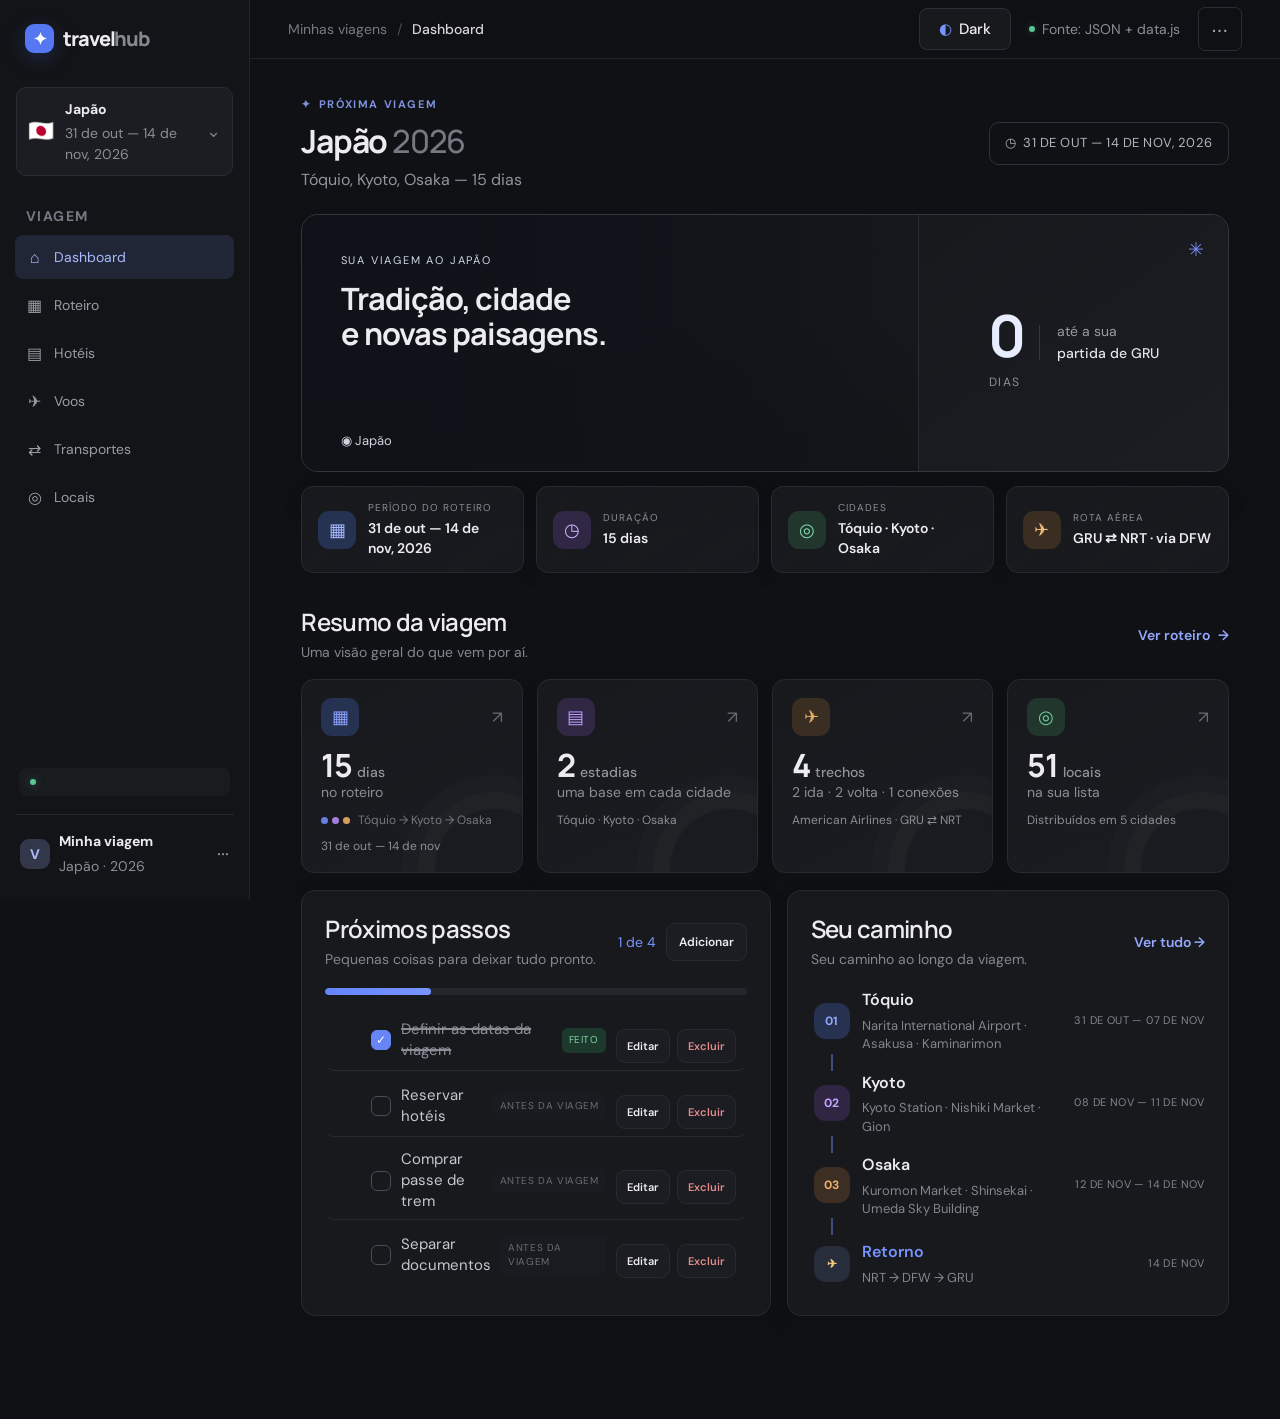
<file: index.html>
<!doctype html>
<html lang="pt-BR">
<head>
  <meta charset="utf-8">
  <meta name="viewport" content="width=device-width, initial-scale=1">
  <meta name="theme-color" content="#101114">
  <meta name="description" content="Guia pessoal de viagem.">
  <title>TravelHub — Guia de viagem</title>
  <link rel="stylesheet" href="assets/css/styles.css">
  <link rel="stylesheet" href="assets/css/transportes.css">
</head>
<body>
  <div class="app-shell">
    <aside class="sidebar" id="sidebar">
      <a class="brand" href="#dashboard" aria-label="TravelHub, início">
        <span class="brand-mark">✦</span><span>travel<span class="brand-light">hub</span></span>
      </a>
      <div class="trip-picker"><span class="trip-flag">🧭</span><span class="trip-label"><strong>Viagem</strong><small>—</small></span><span class="chevron">⌄</span></div>
      <p class="nav-caption">VIAGEM</p>
      <nav class="primary-nav" aria-label="Navegação principal">
        <a class="nav-link active" href="#dashboard" data-page="dashboard"><span class="nav-icon">⌂</span>Dashboard</a>
        <a class="nav-link" href="#roteiro" data-page="roteiro"><span class="nav-icon">▦</span>Roteiro</a>
        <a class="nav-link" href="#hoteis" data-page="hoteis"><span class="nav-icon">▤</span>Hotéis</a>
        <a class="nav-link" href="#voos" data-page="voos"><span class="nav-icon">✈</span>Voos</a>
        <a class="nav-link" href="#transportes" data-page="transportes"><span class="nav-icon">⇄</span>Transportes</a>
        <a class="nav-link" href="#locais" data-page="locais"><span class="nav-icon">◎</span>Locais</a>
      </nav>
      <div class="sidebar-bottom"><div class="offline-pill"><span class="status-dot"></span></div><div class="profile"><div class="avatar">V</div><div><strong>Minha viagem</strong><small>—</small></div><span class="more">···</span></div></div>
    </aside>

    <main class="main-content">
      <header class="topbar"><button class="menu-button" id="menu-button" aria-label="Abrir menu" aria-expanded="false">☰</button><div class="breadcrumbs"><span>Minhas viagens</span><span class="crumb-sep">/</span><strong id="breadcrumb-current">Dashboard</strong></div><div class="topbar-actions"><button class="theme-toggle" id="theme-toggle" type="button" aria-label="Mudar tema" title="Tema atual: Dark"><span class="theme-toggle-icon" aria-hidden="true">◐</span><span class="theme-toggle-label">Dark</span></button><span class="saved-label"><span class="status-dot"></span> Fonte: JSON + data.js</span><button class="icon-button" aria-label="Mais opções">···</button></div></header>
      <div class="page-wrap">
        <section class="page active-page" id="page-dashboard" data-title="Dashboard">
          <div class="hero-heading"><div><div class="eyebrow"><span>✦</span> PRÓXIMA VIAGEM</div><h1>Viagem <span class="year">—</span></h1><p class="subtitle">Resumo da sua próxima viagem.</p></div><div class="date-chip">◷ &nbsp;—</div></div>
          <div class="hero-card"><div class="hero-image" role="img" aria-label="Imagem de destaque da viagem"><div class="image-overlay"></div><div class="hero-image-copy"><span class="image-kicker">SUA VIAGEM</span><strong>Tradição, cidade<br>e novas paisagens.</strong></div><div class="hero-location">◉ &nbsp;Destino</div></div><div class="countdown"><div><span class="count-number" id="days-left">—</span><span class="count-label">dias</span></div><div class="count-sep"></div><p>até a sua<br><strong>partida</strong></p><span class="count-spark">✳</span></div></div>
          <div class="trip-facts" aria-label="Resumo da viagem"><div class="trip-fact"><span class="trip-fact-icon">▦</span><div><small>PERÍODO DO ROTEIRO</small><strong>—</strong></div></div><div class="trip-fact"><span class="trip-fact-icon">◷</span><div><small>DURAÇÃO</small><strong>—</strong></div></div><div class="trip-fact"><span class="trip-fact-icon">◎</span><div><small>CIDADES</small><strong>—</strong></div></div><div class="trip-fact"><span class="trip-fact-icon">✈</span><div><small>ROTA AÉREA</small><strong>—</strong></div></div></div>
          <div class="section-heading"><div><h2>Resumo da viagem</h2><p>Uma visão geral do que vem por aí.</p></div><a class="text-link" href="#roteiro">Ver roteiro <span>→</span></a></div>
          <div class="stats-grid"><a class="stat-card" href="#roteiro"><div class="stat-top"><span class="stat-icon blue-icon">▦</span><span class="stat-arrow">↗</span></div><strong>— <small>dias</small></strong><span class="stat-caption">no roteiro</span><div class="mini-route"><i></i><i></i><i></i><span>—</span></div><span class="stat-foot">—</span></a><a class="stat-card" href="#hoteis"><div class="stat-top"><span class="stat-icon purple-icon">▤</span><span class="stat-arrow">↗</span></div><strong>— <small>estadias</small></strong><span class="stat-caption">uma base em cada cidade</span><span class="stat-foot">—</span></a><a class="stat-card" href="#voos"><div class="stat-top"><span class="stat-icon orange-icon">✈</span><span class="stat-arrow">↗</span></div><strong>— <small>trechos</small></strong><span class="stat-caption">—</span><span class="stat-foot">—</span></a><a class="stat-card" href="#locais"><div class="stat-top"><span class="stat-icon green-icon">◎</span><span class="stat-arrow">↗</span></div><strong>— <small>locais</small></strong><span class="stat-caption">na sua lista</span><span class="stat-foot">—</span></a></div>
          <div class="dashboard-bottom"><section class="panel next-panel"><div class="panel-heading"><div><h2>Próximos passos</h2><p>Pequenas coisas para deixar tudo pronto.</p></div><div class="task-heading-actions"><span class="progress-count">—</span><button class="manage-button" type="button" data-add="task">Adicionar</button></div></div><div class="progress-track"><span></span></div><div id="tasks-list"></div></section><section class="panel route-panel"><div class="panel-heading"><div><h2>Seu caminho</h2><p>Seu caminho ao longo da viagem.</p></div><a class="subtle-link" href="#roteiro">Ver tudo →</a></div><div class="route-list"></div></section></div>
          <footer class="page-footer"> <span></span></footer>
        </section>

        <section class="page" id="page-roteiro" data-title="Roteiro"><div class="page-heading"><div class="eyebrow">SUA JORNADA</div><h1>Roteiro</h1><p class="subtitle">Roteiro da viagem.</p></div><div class="itinerary-controls"><div class="tabs" role="tablist"></div><button class="manage-button today-mode-toggle" id="today-mode-toggle" type="button" aria-pressed="false">☀ Modo Hoje</button></div><div class="itinerary-list" id="itinerary-list"></div></section>

        <section class="page" id="page-hoteis" data-title="Hotéis"><div class="page-heading"><div class="eyebrow">ONDE DESCANSAR</div><h1>Hotéis</h1><p class="subtitle">Suas estadias ao longo do caminho.</p></div><div class="collection-toolbar"><span>Suas hospedagens</span><button class="manage-button primary" type="button" data-add="hotel">Adicionar hotel</button></div><div class="content-grid" id="hotels-grid"></div></section>

        <section class="page" id="page-voos" data-title="Voos"><div class="page-heading"><div class="eyebrow">NO AR</div><h1>Voos</h1><p class="subtitle">O começo e o fim de uma viagem inesquecível.</p></div><div class="flight-list" id="flights-list"></div><div class="note-card"><span>✦</span><div><strong>Dica de viagem</strong><p>Chegue ao aeroporto com pelo menos 3 horas de antecedência para voos internacionais.</p></div></div></section>

        <section class="page" id="page-locais" data-title="Locais"><div class="page-heading"><div class="eyebrow">NA SUA LISTA</div><h1>Locais</h1><p class="subtitle">Lugares que fazem essa viagem ser sua.</p></div><div class="places-counters" aria-label="Resumo dos locais"><div class="places-counter"><span>Visitados</span><strong data-place-count="visited">0</strong></div><div class="places-counter"><span>Planejados</span><strong data-place-count="planned">0</strong></div><div class="places-counter"><span>Pendentes</span><strong data-place-count="pending">0</strong></div></div><div class="filter-row"><div class="place-select-filters"><label>Buscar nome<input id="place-name-search" type="search" placeholder="Digite o nome do local" aria-label="Buscar local pelo nome"></label><label>Cidade<select id="place-city-filter" aria-label="Filtrar locais por cidade"><option>Todos</option></select></label><label>Status<select id="place-status-filter" aria-label="Filtrar locais por status"><option>Todos</option><option>Quero visitar</option><option>Planejado</option><option>Visitado</option><option>Cancelado</option></select></label><label>Prioridade<select id="place-priority-filter" aria-label="Filtrar locais por prioridade"><option value="Todas">Todas</option><option>Imperdível</option><option>Gostaria de ir</option><option>Se sobrar tempo</option></select></label><label>Ordenar por<select id="place-sort-filter" aria-label="Ordenar locais pelo nome"><option value="az">A → Z</option><option value="za">Z → A</option></select></label></div><div class="places-tools"><span class="places-total">Locais</span><button class="manage-button primary" type="button" data-add="place">Adicionar local</button></div></div><div class="places-grid" id="places-grid"></div></section>
        <section class="page" id="page-transportes" data-title="Transportes">
          <div class="page-heading"><div class="eyebrow">DO DESEMBARQUE AO DESCANSO</div><h1>Transportes</h1><p class="subtitle">Seu guia de bolso para chegar com tranquilidade.</p></div>
          <div id="arrival-guide" class="arrival-guide">
            <header class="arrival-intro"><span class="arrival-kicker">GUIA 01 · 2 ADULTOS · JAPÃO</span><h2>Chegada ao Japão — Narita até o hotel</h2><p>Uma etapa por vez: desembarque, cartão, trem e uma curta caminhada até o APA Hotel Asakusa Kuramae Kita.</p><div class="arrival-actions"><a class="manage-button primary" href="chegada-japao-offline.html" download data-offline-download>↓ Baixar guia para usar offline</a><button class="manage-button" type="button" data-arrival-jump="arrival-checklist">✓ Meu checklist</button></div><p class="arrival-small">Baixe e abra o arquivo HTML antes de viajar. Textos, esquema, endereço e checklist funcionam sem internet no arquivo baixado. Mapas, fotos oficiais e links externos precisam de conexão. O site principal não tem cache offline garantido.</p></header>
            <section class="arrival-card" aria-labelledby="arrival-summary-title"><h3 id="arrival-summary-title">Minha chegada</h3><dl class="arrival-facts"><div><dt>Data · horário do Japão</dt><dd>31/10/2026 · 16h45</dd></div><div><dt>Aeroporto</dt><dd>Narita (NRT) · Terminal 2*</dd></div><div><dt>Transporte</dt><dd>Keisei Access Express</dd></div><div><dt>Destino ferroviário</dt><dd>Asakusa · Toei A18</dd></div><div><dt>Hotel · 2 adultos</dt><dd>APA Hotel Asakusa Kuramae Kita</dd></div><div><dt>Estadia informada</dt><dd>31/10 → 08/11/2026</dd></div></dl><div class="arrival-callout"><strong>Antes da viagem: confirmar voo e horário</strong><p data-arrival-flight>O cadastro registra AA61 (DFW → NRT), com chegada às 15h30 e terminal em branco. Este guia usa 16h45, conforme solicitado. Narita lista a American no Terminal 2; essa é a referência da companhia, não uma confirmação operacional do AA61 de 31/10. Reconfirme no bilhete e no painel de chegadas. Os dados cadastrados foram preservados.</p></div><details><summary>Quando devemos chegar ao hotel?</summary><p>Reserve uma janela de aproximadamente <strong>19h20 a 21h00</strong>, partindo do pouso previsto às 16h45. É uma estimativa de planejamento, não uma reserva nem um horário garantido.</p><ul><li>Imigração, malas e alfândega: 60–90 min.</li><li>Descer ao B1F, comprar/carregar cartões e localizar a Keisei: 15–30 min.</li><li>Espera pelo trem adequado: margem de 10–40 min, sem afirmar frequência.</li><li>Viagem ferroviária: aproximadamente 60–75 min.</li><li>Elevadores, saída e caminhada com malas: 10–20 min.</li></ul><p>A soma das margens dá aproximadamente 19h20–21h00; filas, atrasos e mudanças de serviço podem ampliá-la. O tempo de check-in não está incluído.</p></details></section>
            <nav class="arrival-step-nav" aria-label="Etapas do guia"><button type="button" data-arrival-jump="arrival-step-1">1 · Desembarque</button><button type="button" data-arrival-jump="arrival-step-2">2 · Suica</button><button type="button" data-arrival-jump="arrival-step-3">3 · Trem</button><button type="button" data-arrival-jump="arrival-step-4">4 · Asakusa</button><button type="button" data-arrival-jump="arrival-step-5">5 · Hotel</button></nav>
            <article class="arrival-card" id="arrival-step-1" tabindex="-1"><div class="arrival-step-heading"><span class="arrival-step-number">01</span><div><span class="arrival-kicker">NARITA · CHEGADAS → B1F</span><h3>Desembarque em Narita</h3></div></div><p class="arrival-lead">Procure primeiro <strong>Arrivals / Immigration</strong>. A estação fica depois dos controles de entrada no Japão.</p><ol class="arrival-instructions"><li><strong>Saia do avião e siga Arrivals / Immigration.</strong> Acompanhe as placas de chegadas internacionais, mantendo passaporte e documentos acessíveis.</li><li><strong>Passe pela imigração.</strong> Entre na fila indicada para visitantes estrangeiros. Tenha passaporte, reserva do hotel, endereço e passagem de retorno disponíveis; siga as instruções do agente. Se preparou o Visit Japan Web, deixe os códigos acessíveis. Não fotografe a área de controle.</li><li><strong>Retire as malas em Baggage Claim.</strong> Procure o número do seu voo no painel para identificar a esteira. Confira a etiqueta antes de pegar a mala; se não aparecer, procure o atendimento de bagagens antes de sair.</li><li><strong>Passe pela alfândega / Customs.</strong> Apresente a declaração solicitada, em papel ou pelo procedimento eletrônico disponível. Se tiver dúvida sobre um item, pergunte ao agente antes de atravessar.</li><li><strong>No saguão de chegadas, teste a internet.</strong> Ative o eSIM conforme as instruções do fornecedor; verifique se abre uma página. Aproveite para abrir os mapas enquanto há conexão.</li><li><strong>Siga Railways / Trains / 鉄道.</strong> No Terminal 2, desça por elevador ou escada rolante ao <strong>B1F</strong>, onde ficam JR e Keisei, na estação <strong>Narita Airport Terminal 2・3</strong>. Com malas, prefira o elevador.</li></ol><div class="arrival-signs" aria-label="Palavras para reconhecer nas placas"><span>Arrivals · 到着</span><span>Immigration · 入国審査</span><span>Baggage Claim · 手荷物受取</span><span>Customs · 税関</span><span>Railways · 鉄道</span><span>B1F · subsolo</span></div><details><summary>Se o terminal mudar</summary><p>No Terminal 1, a estação Narita Airport Terminal 1 também fica no B1F. O Terminal 3 não possui estação própria: siga o percurso sinalizado até o Terminal 2 antes de procurar os trens. Não vá à estação da cidade chamada apenas “Narita”. Reconfirme o terminal na chegada e selecione-o no mapa oficial.</p></details><p class="arrival-small">Planejamento: 60–90 min para os procedimentos; o tempo real varia com filas, bagagem e controles.</p><div class="arrival-visual-links"><a href="https://www.narita-airport.jp/en/airportguide/inter-arr/" target="_blank" rel="noopener noreferrer"><span aria-hidden="true">✈</span><strong>Fotos oficiais dos procedimentos</strong><small>Narita · imigração, bagagem e alfândega ↗</small></a><a href="https://www.narita-airport.jp/en/map/" target="_blank" rel="noopener noreferrer"><span aria-hidden="true">▦</span><strong>Mapa oficial do terminal</strong><small>Selecione T2 e B1F · veja estações e elevadores ↗</small></a></div></article>
            <article class="arrival-card" id="arrival-step-2" tabindex="-1"><div class="arrival-step-heading"><span class="arrival-step-number">02</span><div><span class="arrival-kicker">UM CARTÃO PARA CADA VIAJANTE</span><h3>Comprar e carregar o Welcome Suica</h3></div></div><p class="arrival-lead">É um cartão pré-pago para transporte e pequenas compras. <strong>Não é um passe ilimitado</strong>: cada viagem desconta saldo.</p><p>Cada pessoa precisa de seu próprio cartão para registrar entrada e saída nas catracas. Separem os cartões e identifiquem qual pertence a cada viajante.</p><div class="arrival-callout"><strong>Saldo inicial sugerido: ¥3.000 por pessoa · ¥6.000 para o casal</strong><p>É crédito para gastar, não o preço do plástico. Se comprar cada cartão já com ¥3.000, essa etapa está concluída: não carregue mais ¥3.000 por engano.</p></div><ol class="arrival-instructions"><li><strong>Encontre a JR EAST no B1F do Terminal 2.</strong> Procure o nome completo <strong>JR EAST Travel Service Center</strong> e a identificação JR. É o balcão da JR, separado do atendimento Keisei. A fonte oficial indica funcionamento das 8h30 às 20h00; reconfirme no dia.</li><li><strong>Peça dois cartões para adultos.</strong> Cada viajante deve estar presente; a JR limita em princípio a venda a um por pessoa. Peça “Welcome Suica, adult”. A JR lista venda no balcão e em máquinas específicas nas estações dos Terminais 1 e 2・3; estoque no dia não é garantido.</li><li><strong>Na máquina, procure Welcome Suica.</strong> Toque na escolha de idioma e selecione <strong>English</strong>, depois a compra do cartão adulto e o valor oferecido na tela. As telas variam por máquina; se não reconhecer a opção, peça ajuda em vez de comprar outro produto.</li><li><strong>Selecione o saldo inicial e pague.</strong> Se ¥3.000 não estiver disponível na compra, escolha um valor oferecido e complete depois até ¥3.000. Retire o cartão e o comprovante de validade. Repita para a segunda pessoa.</li></ol><details><summary>Pagamento, recarga e consulta de saldo</summary><p><strong>Leve ienes em espécie.</strong> A recarga do cartão físico é em dinheiro; cartão de crédito não serve para recarregá-lo. O balcão JR aceita cartões de crédito para serviços, mas a fonte consultada não confirma expressamente quais meios estão habilitados para a compra do Welcome Suica em cada equipamento. <strong>Pagamento inicial por crédito: pendente de confirmação no local.</strong></p><p>Para recarregar numa máquina compatível, escolha English, insira ou posicione o cartão conforme indicado, escolha <strong>Charge / Top up</strong>, confira o saldo, selecione o valor e insira ienes. Retire cartão, troco e recibo. Use máquinas com o símbolo IC/Suica ou ATMs Seven Bank com opção de recarga. O modelo da máquina pode mudar.</p><p>O saldo aparece nas catracas após a leitura e nas máquinas ao consultar o cartão. Se faltar saldo na saída, procure <strong>Fare Adjustment</strong> ou o funcionário; recarregue antes de tentar sair novamente.</p></details><details><summary>Suica tradicional, validade e reembolso</summary><p>O Suica tradicional tem depósito de ¥500, regras próprias de devolução e validade longa. O <strong>Welcome Suica físico não cobra depósito, vale 28 dias contando a compra e não devolve saldo remanescente</strong>. Guarde o papel de validade e use o saldo antes de partir. Há procedimento específico para defeito do cartão; perda não permite reemissão.</p></details><details><summary>Usar em Tóquio, Kyoto, Osaka e no Shinkansen</summary><p>Em Tóquio, use nas linhas que aceitam Suica/PASMO; em Kyoto e Osaka, nos serviços participantes da rede compatível, como ICOCA. Procure o símbolo IC: nem todo serviço aceita o cartão. Não use uma única entrada e saída para cruzar áreas de interoperabilidade.</p><p><strong>O saldo não substitui o bilhete de Shinkansen para Kyoto ou Osaka.</strong> Compre/reserve a viagem separadamente. Um cartão vinculado a uma reserva elegível pode funcionar como identificação de embarque, conforme as regras do serviço, mas a reserva e seu pagamento continuam necessários.</p></details><div class="arrival-visual-links"><a href="https://www.jreast.co.jp/multi/welcomesuica/img/welcomesuica/img_welcomesuica.png" target="_blank" rel="noopener noreferrer"><span aria-hidden="true">▣</span><strong>Ver o cartão real</strong><small>Imagem oficial JR EAST · Welcome Suica ↗</small></a><a href="https://www.jreast.co.jp/multi/welcomesuica/img/welcomesuica/buy_place01.jpg" target="_blank" rel="noopener noreferrer"><span aria-hidden="true">▤</span><strong>Reconhecer a máquina de venda</strong><small>Foto oficial JR EAST ↗</small></a><a href="https://www.jreast.co.jp/multi/customer_support/service_center_narita_2nd3rd.html" target="_blank" rel="noopener noreferrer"><span aria-hidden="true">◎</span><strong>Fotos do balcão e localização</strong><small>JR EAST Travel Service Center · T2・3 ↗</small></a><a href="https://www.jreast.co.jp/en/multi/welcomesuica/purchase.html" target="_blank" rel="noopener noreferrer"><span aria-hidden="true">↗</span><strong>Recarga ilustrada e regras oficiais</strong><small>Máquinas, ATM e condições atualizadas ↗</small></a></div></article>
            <article class="arrival-card" id="arrival-step-3" tabindex="-1"><div class="arrival-step-heading"><span class="arrival-step-number">03</span><div><span class="arrival-kicker">KEISEI · NARITA SKY ACCESS</span><h3>Encontrar e pegar o Access Express</h3></div></div><p class="arrival-lead">Priorize um <strong>Access Express / Access Tokkyu / アクセス特急</strong> que continue pela linha Toei Asakusa e pare em <strong>Asakusa A18</strong>.</p><ol class="arrival-instructions"><li><strong>Depois do Suica, vá para a Keisei.</strong> Continue no B1F seguindo <strong>Keisei / 京成</strong> e <strong>Narita SKY ACCESS</strong>. JR e Keisei são operadores diferentes; não entre nas catracas JR para este trajeto.</li><li><strong>Leia o painel de partidas.</strong> Verifique horário, tipo de serviço, destino e plataforma informados ali. Procure Access Express e a rota via SKY ACCESS. A palavra “Asakusa” pode aparecer como parada, não como destino final.</li><li><strong>Confirme a parada antes de entrar.</strong> Há trens para Ueno/Nippori e trens que seguem via Oshiage/Asakusa. Um destino como Haneda pode indicar o caminho desejado, mas não basta para confirmar as paradas. Mostre a frase abaixo ao funcionário e confirme também a plataforma.</li><li><strong>Entre pelas catracas indicadas para SKY ACCESS.</strong> Cada pessoa encosta seu próprio Suica no leitor IC e espera a autorização; não insira o cartão na abertura para bilhetes. Se a catraca fechar, pare e peça ajuda. No Terminal 2, siga o fluxo Access Express indicado pela equipe para não entrar na área da Keisei Main Line por engano.</li><li><strong>Na plataforma, confira de novo o painel e o trem.</strong> Use os dados exibidos no momento, sem depender de número fixo de plataforma. Aguarde atrás da faixa de segurança, deixe passageiros sair e embarque juntos, sem tentar segurar portas.</li><li><strong>Acomode as malas sem bloquear a circulação.</strong> Este é um trem de uso urbano, sem assento reservado. Mantenha malas junto ao corpo, seguras para não rolar, fora das portas e áreas prioritárias. Não conte com bagageiro para malas grandes.</li><li><strong>Acompanhe as estações.</strong> Consulte o mapa, os anúncios e as telas do carro. Quando o trem continuar pela Toei, a identificação da linha muda sem exigir que vocês saiam do trem. Preparem-se ao ver/ouvir <strong>Asakusa / 浅草 / A18</strong>; não confundam com Asakusabashi A16.</li></ol><div class="arrival-phrase"><span>Mostre ao funcionário</span><p lang="en">Does this Access Express stop at Asakusa, Toei station A18, without changing trains?</p><p lang="ja">このアクセス特急は、乗り換えなしで都営浅草線の浅草駅（A18）に行きますか？</p></div><div class="arrival-facts arrival-fare"><div><dt>Duração de referência</dt><dd>60–75 min</dd></div><div><dt>Tarifa adulta com IC*</dt><dd>¥1.276 / pessoa</dd></div><div><dt>Casal com IC*</dt><dd>¥2.552</dd></div></div><p class="arrival-small">*A tabela oficial consultada informa ¥1.290 em bilhete e ¥1.276 com IC entre os terminais e Asakusa. Valor de referência, sujeito a alteração; confirme na Keisei antes de embarcar.</p><details><summary>Access Express, Skyliner e outros serviços</summary><p><strong>Access Express:</strong> trem sem reserva, rota SKY ACCESS; alguns serviços atendem Asakusa diretamente. <strong>Skyliner:</strong> serviço com suplemento e assento reservado, para Nippori/Ueno; não leva diretamente a Asakusa. <strong>Rapid Limited Express / Limited Express:</strong> outros serviços e rotas, com tempos diferentes. Confirme tipo, caminho e parada, não apenas a aparência ou cor do trem.</p><p>Se o próximo trem não servir Asakusa diretamente, peça ao funcionário a opção com menos trocas e elevadores ou espere um direto se for conveniente. Não embarque para Ueno supondo que todos os trens passam por Asakusa. Horários, frequência e disponibilidade em 31/10/2026 devem ser consultados no dia.</p></details><div class="arrival-visual-links"><a href="https://www.keisei.co.jp/keisei/tetudou/skyliner/us/traffic/express.php" target="_blank" rel="noopener noreferrer"><span aria-hidden="true">⇄</span><strong>Access Express e mapa oficial</strong><small>Keisei · confirme rota e paradas ↗</small></a><a href="https://www.keisei.co.jp/keisei/tetudou/skyliner/us/traffic/station.php" target="_blank" rel="noopener noreferrer"><span aria-hidden="true">▦</span><strong>Reconhecer a estação Keisei</strong><small>Mapas oficiais das estações do aeroporto ↗</small></a></div><p class="arrival-small">Fotos específicas de placas e painéis sem licença de reprodução confirmada: use os mapas oficiais e a sinalização real no aeroporto.</p></article>
            <article class="arrival-card" id="arrival-step-4" tabindex="-1"><div class="arrival-step-heading"><span class="arrival-step-number">04</span><div><span class="arrival-kicker">ASAKUSA · 浅草 · A18</span><h3>Desembarcar e encontrar o elevador</h3></div></div><p class="arrival-lead">A estação correta é <strong>Asakusa da linha Toei Asakusa (A18)</strong>. Existem outras estações chamadas Asakusa; use o código A18 como referência.</p><ol class="arrival-instructions"><li><strong>Saia do trem em Asakusa A18.</strong> Confirme o nome na plataforma e reúna as malas antes de seguir para a saída.</li><li><strong>Procure o símbolo de elevador.</strong> Siga <strong>Exit / 出口</strong> e as indicações da rota acessível rumo a <strong>A2b / A2-b</strong>. A rota pode passar por níveis intermediários; siga o mapa e peça ajuda se estiver no lado oposto.</li><li><strong>Saia pela catraca com o mesmo Suica.</strong> Encoste uma vez por pessoa e confira o saldo. Se não liberar, use a máquina de ajuste ou fale com o funcionário antes de atravessar.</li><li><strong>Use o elevador até a rua.</strong> A Toei identifica elevador entre o acesso A2b e a área das catracas. A APA recomenda A2b para este hotel. A2a é uma saída distinta: com malas, procure expressamente o símbolo de elevador e A2b.</li></ol><details><summary>Se o elevador estiver indisponível</summary><p>Peça ao funcionário a rota acessível em operação antes de passar a catraca. Não há outra saída de Asakusa com elevador de rua confirmada neste guia. A alternativa depende da operação no momento: a equipe pode orientar outra estação acessível e um trecho de superfície/táxi. Não carregue malas pesadas numa escada sem avaliar as condições.</p></details><div class="arrival-visual-links"><a href="https://www.kotsu.metro.tokyo.jp/subway/stations/asakusa/i/solid.png" target="_blank" rel="noopener noreferrer"><span aria-hidden="true">▦</span><strong>Mapa oficial de Asakusa</strong><small>Toei · localize A2b e os elevadores ↗</small></a><a href="https://www.kotsu.metro.tokyo.jp/subway/stations/asakusa.html" target="_blank" rel="noopener noreferrer"><span aria-hidden="true">◎</span><strong>Estação e acessibilidade</strong><small>A18 · informações oficiais da Toei ↗</small></a></div></article>
            <article class="arrival-card" id="arrival-step-5" tabindex="-1"><div class="arrival-step-heading"><span class="arrival-step-number">05</span><div><span class="arrival-kicker">O ÚLTIMO TRECHO · A PÉ</span><h3>Chegar ao hotel</h3></div></div><p class="arrival-lead">O site oficial da APA indica <strong>3 minutos a pé de A2b</strong>. Com malas e sem conhecer o caminho, reserve <strong>5–10 minutos</strong>.</p><p>Distância de planejamento: aproximadamente <strong>200–300 m</strong>, estimada pelo tempo divulgado pelo hotel; a metragem exata do percurso está pendente. Confira o trajeto no mapa. O destino é o hotel <strong>Asakusa Kuramae Kita, nº 375</strong>; há outros APA próximos com nomes parecidos.</p><figure class="arrival-walk-map"><svg viewBox="0 0 600 230" role="img" aria-labelledby="arrival-map-title arrival-map-desc"><title id="arrival-map-title">Esquema do trecho a pé de Asakusa A2b ao APA Asakusa Kuramae Kita</title><desc id="arrival-map-desc">A saída A2b liga-se ao hotel por uma caminhada curta em Komagata. Diagrama sem escala e sem geometria de ruas; abra o mapa para navegação.</desc><rect x="1" y="1" width="598" height="228" rx="18" class="arrival-map-bg"/><path d="M100 112 H490" class="arrival-map-path"/><circle cx="100" cy="112" r="14" class="arrival-map-point"/><circle cx="490" cy="112" r="14" class="arrival-map-point"/><text x="100" y="65" text-anchor="middle">Asakusa A18</text><text x="100" y="161" text-anchor="middle">Saída A2b · elevador</text><text x="300" y="96" text-anchor="middle">A pé · Komagata</text><text x="300" y="145" text-anchor="middle">≈ 200–300 m*</text><text x="490" y="55" text-anchor="middle">APA Hotel</text><text x="490" y="78" text-anchor="middle">Kuramae Kita</text><text x="490" y="161" text-anchor="middle">2-4-10</text><text x="300" y="206" text-anchor="middle">Esquema sem escala · veja as ruas no mapa</text></svg><figcaption>*Estimativa; este esquema não representa curvas, cruzamentos ou orientação geográfica.</figcaption></figure><ol class="arrival-instructions"><li><strong>Na superfície, abra o trajeto a pé desde A2b.</strong> Confira a posição inicial no mapa antes de andar; não atravesse ruas sem seguir os semáforos e faixas.</li><li><strong>Confira nome e endereço ao chegar.</strong> Procure “APA Hotel Asakusa Kuramae Kita / アパホテル〈浅草 蔵前北〉”. Compare a fachada com a foto oficial abaixo; não entre em outro APA apenas por reconhecer o logotipo.</li><li><strong>Faça o check-in.</strong> Tenham passaportes dos dois adultos e a reserva em mãos. O hotel informa check-in a partir das 15h00 e check-out às 10h00; condições específicas da reserva prevalecem. Se houver atraso importante, avise a recepção.</li></ol><div class="arrival-address"><span class="arrival-kicker">MOSTRE ESTE ENDEREÇO</span><h4>APA Hotel Asakusa Kuramae Kita</h4><p>2-4-10 Komagata, Taito-ku, Tokyo · 111-0043</p><p lang="ja" class="arrival-japanese">東京都台東区駒形2-4-10<br>アパホテル〈浅草 蔵前北〉</p><div class="arrival-actions"><button type="button" class="manage-button primary" data-copy-arrival-address>Copiar endereço</button><a class="manage-button" href="https://www.google.com/maps/search/?api=1&amp;query=APA+Hotel+Asakusa+Kuramae+Kita+Tokyo" target="_blank" rel="noopener noreferrer">Abrir hotel no Google Maps ↗</a></div><p class="arrival-feedback" data-copy-feedback role="status" aria-live="polite"></p></div><div class="arrival-visual-links"><a href="https://www3.apahotel.com/image/840gaikanmeinnight53011280960.jpg" target="_blank" rel="noopener noreferrer"><span aria-hidden="true">▤</span><strong>Foto real da fachada deste hotel</strong><small>APA · foto vinculada à página do Kuramae Kita ↗</small></a><a href="https://map.apahotel.com/map/840" target="_blank" rel="noopener noreferrer"><span aria-hidden="true">◎</span><strong>Mapa oficial do hotel</strong><small>APA · saídas e acesso verificados ↗</small></a><a href="https://www.google.com/maps/dir/?api=1&amp;origin=Asakusa+Station+Exit+A2b+Tokyo&amp;destination=APA+Hotel+Asakusa+Kuramae+Kita+Tokyo&amp;travelmode=walking" target="_blank" rel="noopener noreferrer"><span aria-hidden="true">→</span><strong>Abrir caminhada desde A2b</strong><small>Google Maps · confirme a posição inicial ↗</small></a></div></article>
            <section class="arrival-card" id="arrival-checklist" tabindex="-1" aria-labelledby="arrival-checklist-title"><div class="arrival-checklist-heading"><h3 id="arrival-checklist-title">Minha chegada ao Japão</h3><button class="manage-button danger" type="button" data-reset-arrival>Reiniciar checklist</button></div><p data-arrival-progress-label role="status" aria-live="polite">0 de 14 concluídos · 0%</p><progress data-arrival-progress max="14" value="0" aria-label="Progresso da chegada">0 de 14</progress><div class="arrival-checklist-items">
              <label><input type="checkbox" data-arrival-check="immigration"><span>Passar pela imigração.</span></label><label><input type="checkbox" data-arrival-check="baggage"><span>Retirar as malas.</span></label><label><input type="checkbox" data-arrival-check="customs"><span>Passar pela alfândega.</span></label><label><input type="checkbox" data-arrival-check="internet"><span>Ativar o eSIM e testar a internet.</span></label><label><input type="checkbox" data-arrival-check="railways"><span>Encontrar a área ferroviária.</span></label><label><input type="checkbox" data-arrival-check="cards"><span>Comprar os dois Welcome Suica.</span></label><label><input type="checkbox" data-arrival-check="balance"><span>Carregar ¥3.000 em cada cartão (ou comprar já com esse saldo).</span></label><label><input type="checkbox" data-arrival-check="keisei"><span>Localizar a estação Keisei.</span></label><label><input type="checkbox" data-arrival-check="confirm-train"><span>Confirmar o trem Access Express para Asakusa.</span></label><label><input type="checkbox" data-arrival-check="board"><span>Embarcar no trem correto.</span></label><label><input type="checkbox" data-arrival-check="asakusa"><span>Desembarcar em Asakusa.</span></label><label><input type="checkbox" data-arrival-check="exit"><span>Localizar a saída recomendada A2b.</span></label><label><input type="checkbox" data-arrival-check="walk"><span>Caminhar até o hotel.</span></label><label><input type="checkbox" data-arrival-check="checkin"><span>Realizar o check-in.</span></label>
            </div><p class="arrival-small" data-arrival-storage role="status">Progresso salvo neste navegador e dispositivo. O arquivo offline usa armazenamento próprio; não sincroniza com o site.</p></section>
            <section class="arrival-card"><h3>Mapas e atalhos</h3><div class="arrival-actions"><a class="manage-button primary" href="https://www.google.com/maps/dir/?api=1&amp;origin=Narita+Airport+Terminal+2+3+Station&amp;destination=APA+Hotel+Asakusa+Kuramae+Kita+Tokyo&amp;travelmode=transit" target="_blank" rel="noopener noreferrer">Trajeto completo · transporte público ↗</a><a class="manage-button" href="https://www.google.com/maps/search/?api=1&amp;query=Narita+Airport+Terminal+2+3+Station" target="_blank" rel="noopener noreferrer">Estação em Narita ↗</a><a class="manage-button" href="https://www.google.com/maps/search/?api=1&amp;query=Toei+Asakusa+Station+A18+Tokyo" target="_blank" rel="noopener noreferrer">Asakusa A18 ↗</a><a class="manage-button" href="https://www.jreast.co.jp/en/multi/welcomesuica/welcomesuica.html" target="_blank" rel="noopener noreferrer">Welcome Suica oficial ↗</a><a class="manage-button" href="https://www.keisei.co.jp/keisei/tetudou/skyliner/us/" target="_blank" rel="noopener noreferrer">Keisei oficial ↗</a></div><p class="arrival-small">Links HTTPS compatíveis com navegador Android; o Google Maps pode abrir no aplicativo instalado. Confira a estação de origem e o serviço selecionado: a rota sugerida pelo Maps pode variar.</p><details><summary>Se precisar de ajuda</summary><p>Procure o balcão de informações, um funcionário da estação ou a recepção. Mostre o endereço em japonês e diga “Asakusa A18” ao pedir orientação ferroviária.</p><div class="arrival-actions"><a class="manage-button" href="tel:+81358271811">Recepção APA · +81 3-5827-1811</a><a class="manage-button" href="tel:110">Polícia · 110</a><a class="manage-button" href="tel:119">Bombeiros / ambulância · 119</a></div><p class="arrival-small">110 e 119 são números locais de emergência no Japão; chamadas dependem de serviço telefônico, e alguns eSIMs oferecem apenas dados. <a href="https://www.japan.travel/en/plan/hotline/" target="_blank" rel="noopener noreferrer">Orientação oficial JNTO ↗</a></p></details></section>
            <section class="arrival-card arrival-sources"><h3>Fontes e confirmações</h3><p>Informações consultadas em <strong>12/10/2026</strong>. Reconfirme antes da viagem e no dia do embarque.</p><ul><li><a href="https://www.narita-airport.jp/en/flight/airline-search/aal/" target="_blank" rel="noopener noreferrer">Narita · American no Terminal 2</a> e <a href="https://www.narita-airport.jp/en/airportguide/inter-arr/" target="_blank" rel="noopener noreferrer">procedimentos de chegada</a>.</li><li><a href="https://www.jreast.co.jp/en/multi/welcomesuica/purchase.html" target="_blank" rel="noopener noreferrer">JR EAST · venda, recarga e validade</a>; <a href="https://www.jreast.co.jp/en/multi/pass/suica.html" target="_blank" rel="noopener noreferrer">Suica tradicional</a>; <a href="https://www.jreast.co.jp/en/multi/faq/" target="_blank" rel="noopener noreferrer">FAQ</a>.</li><li><a href="https://www.keisei.co.jp/keisei/tetudou/skyliner/us/traffic/express_fares.php" target="_blank" rel="noopener noreferrer">Keisei · tarifas Access Express</a> e <a href="https://www.keisei.co.jp/keisei/tetudou/skyliner/us/faq/index.php" target="_blank" rel="noopener noreferrer">serviços e destinos</a>.</li><li><a href="https://www.kotsu.metro.tokyo.jp/subway/stations/asakusa.html" target="_blank" rel="noopener noreferrer">Toei · Asakusa A18 e mapa</a>; <a href="https://www.kotsu.metro.tokyo.jp/subway/kanren/inspection/pdf/inspection202509_01.pdf" target="_blank" rel="noopener noreferrer">documento de identificação do elevador A2b</a> (setembro/2025; não é previsão de funcionamento em 2026).</li><li><a href="https://www3.apahotel.com/hotel/syutoken/tokyo/asakusa-kuramae-kita/" target="_blank" rel="noopener noreferrer">APA · endereço, contato e foto do hotel</a>; <a href="https://map.apahotel.com/map/840" target="_blank" rel="noopener noreferrer">APA · A2b a 3 minutos</a>.</li></ul><details><summary>Pendências e referências visuais</summary><p>Reconfirmar: horário 16h45 versus 15h30 no cadastro; terminal específico do AA61 em 31/10; estoque e pagamento inicial do Welcome Suica; partida direta após os controles; tarifa vigente; funcionamento do elevador; distância exata e geometria da caminhada.</p><p>As fotos e mapas oficiais são oferecidos como links para seus autores. Não há autorização de reprodução local confirmada; por isso não foram copiados nem incorporados como fotografias do guia. Os cartões visuais e o esquema local são referências de consulta, não fotografias reais.</p></details></section>
            <section class="arrival-future" aria-label="Futuros guias"><h3>Próximos guias</h3><ul><li>Tóquio → Kyoto <span>Em breve</span></li><li>Kyoto → Osaka <span>Em breve</span></li><li>Retorno ao Aeroporto de Narita <span>Em breve</span></li></ul></section>
          </div>
        </section>
      </div>
    </main>
  </div>
  <dialog class="place-dialog" id="place-dialog" aria-labelledby="place-dialog-title"><button class="dialog-close" type="button" aria-label="Fechar detalhes">×</button><div id="place-dialog-content"></div></dialog>
  <dialog class="itinerary-manager-dialog" id="itinerary-place-dialog" aria-labelledby="itinerary-place-dialog-title"><button class="dialog-close" type="button" data-close-itinerary-manager aria-label="Fechar gerenciamento de locais">×</button><div class="itinerary-manager-heading"><span>PLANEJAMENTO DO DIA</span><h2 id="itinerary-place-dialog-title">Gerenciar locais</h2><p id="itinerary-place-dialog-subtitle"></p></div><div class="itinerary-manager-filters"><label>Pesquisar local<input type="search" id="itinerary-place-search" placeholder="Digite o nome do local"></label><label>Categoria<select id="itinerary-place-category"><option value="">Todas as categorias</option></select></label></div><div class="itinerary-place-options" id="itinerary-place-options"></div><div class="itinerary-manager-actions"><button type="button" class="manage-button" data-close-itinerary-manager>Cancelar</button><button type="button" class="manage-button primary" id="save-itinerary-places">Salvar locais</button></div></dialog>
  <dialog class="manage-dialog" id="manage-dialog" aria-labelledby="manage-dialog-title"><button class="dialog-close" type="button" data-close-manage aria-label="Fechar formulário">×</button><form id="manage-form"><div id="manage-form-body"></div><div class="manage-form-actions"><button class="manage-button" type="button" data-close-manage>Cancelar</button><button class="manage-button primary" type="submit">Salvar</button></div></form></dialog>
  <div class="manage-toast" id="manage-toast" role="status" aria-live="polite"></div>
  <script src="assets/js/data.js"></script>
  <script src="assets/js/transportes.js"></script>
  <script src="assets/js/places-loader.js"></script>
</body>
</html>
</file>
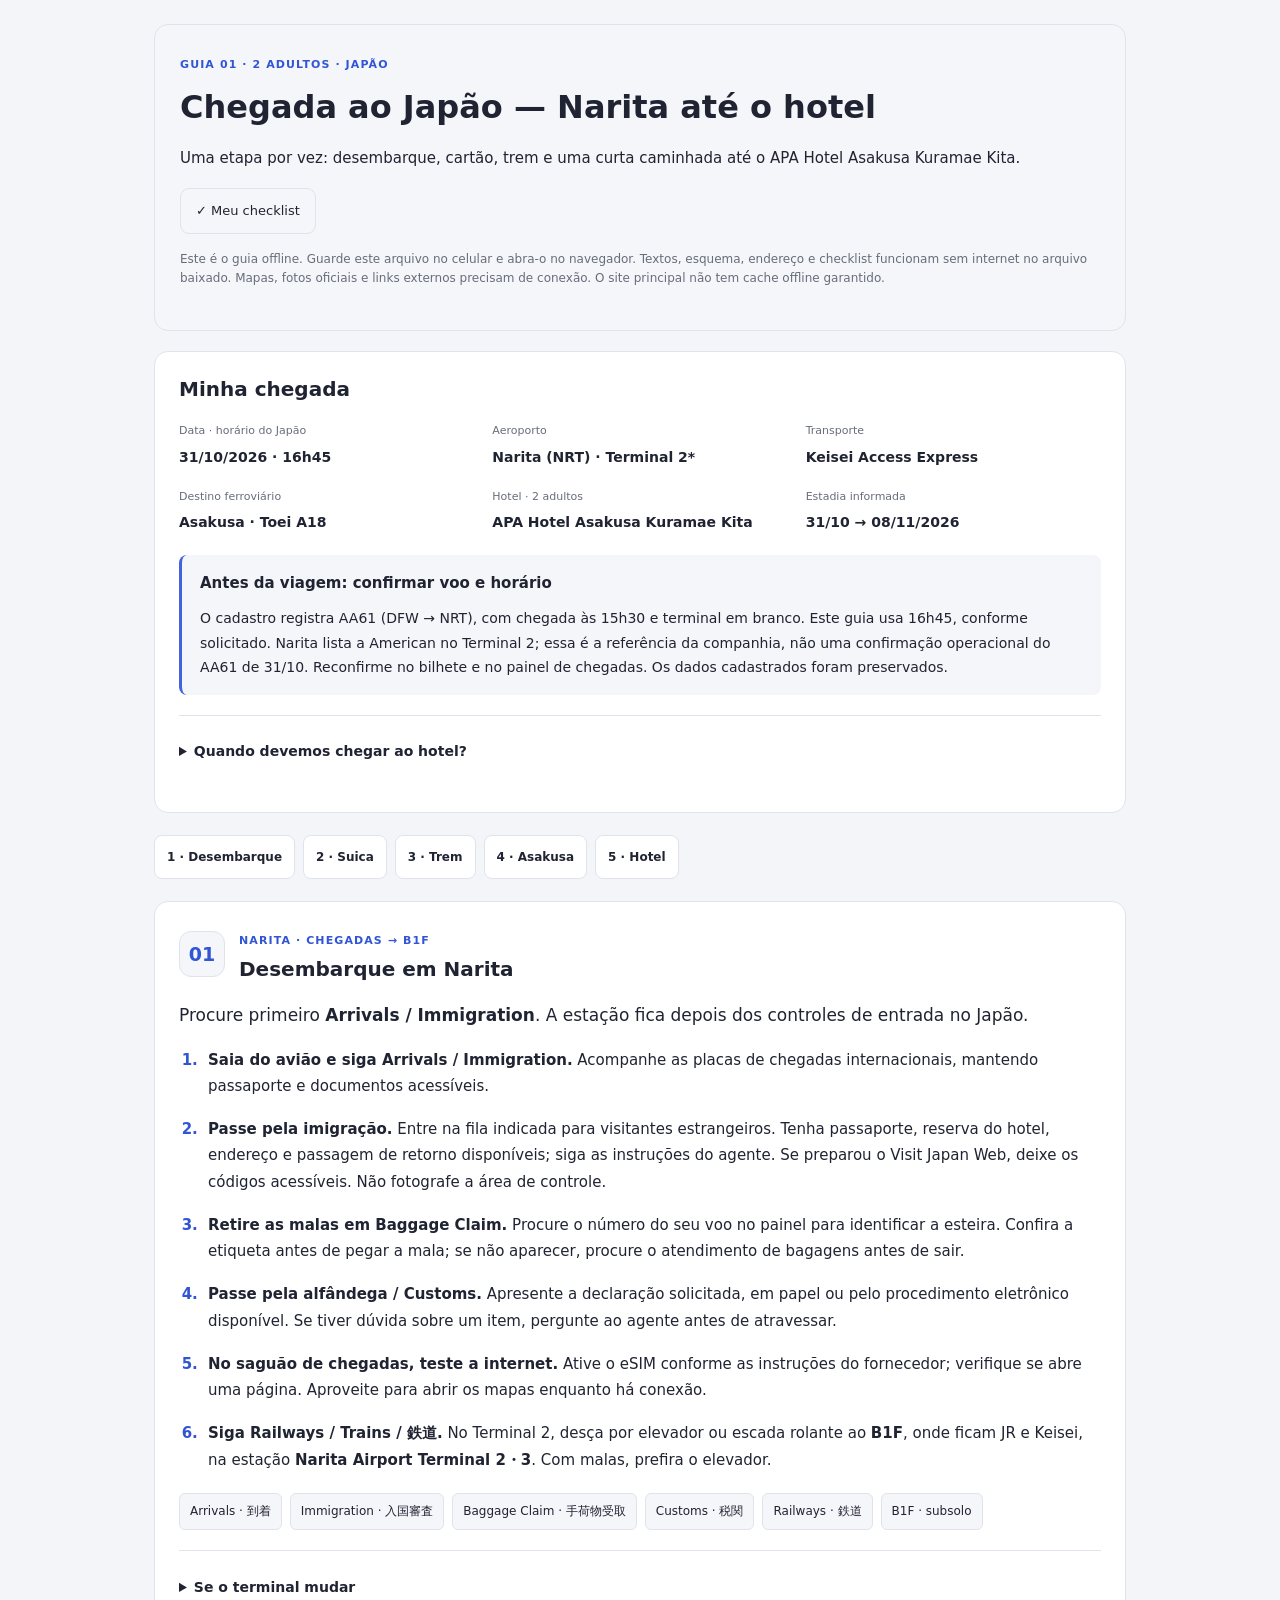
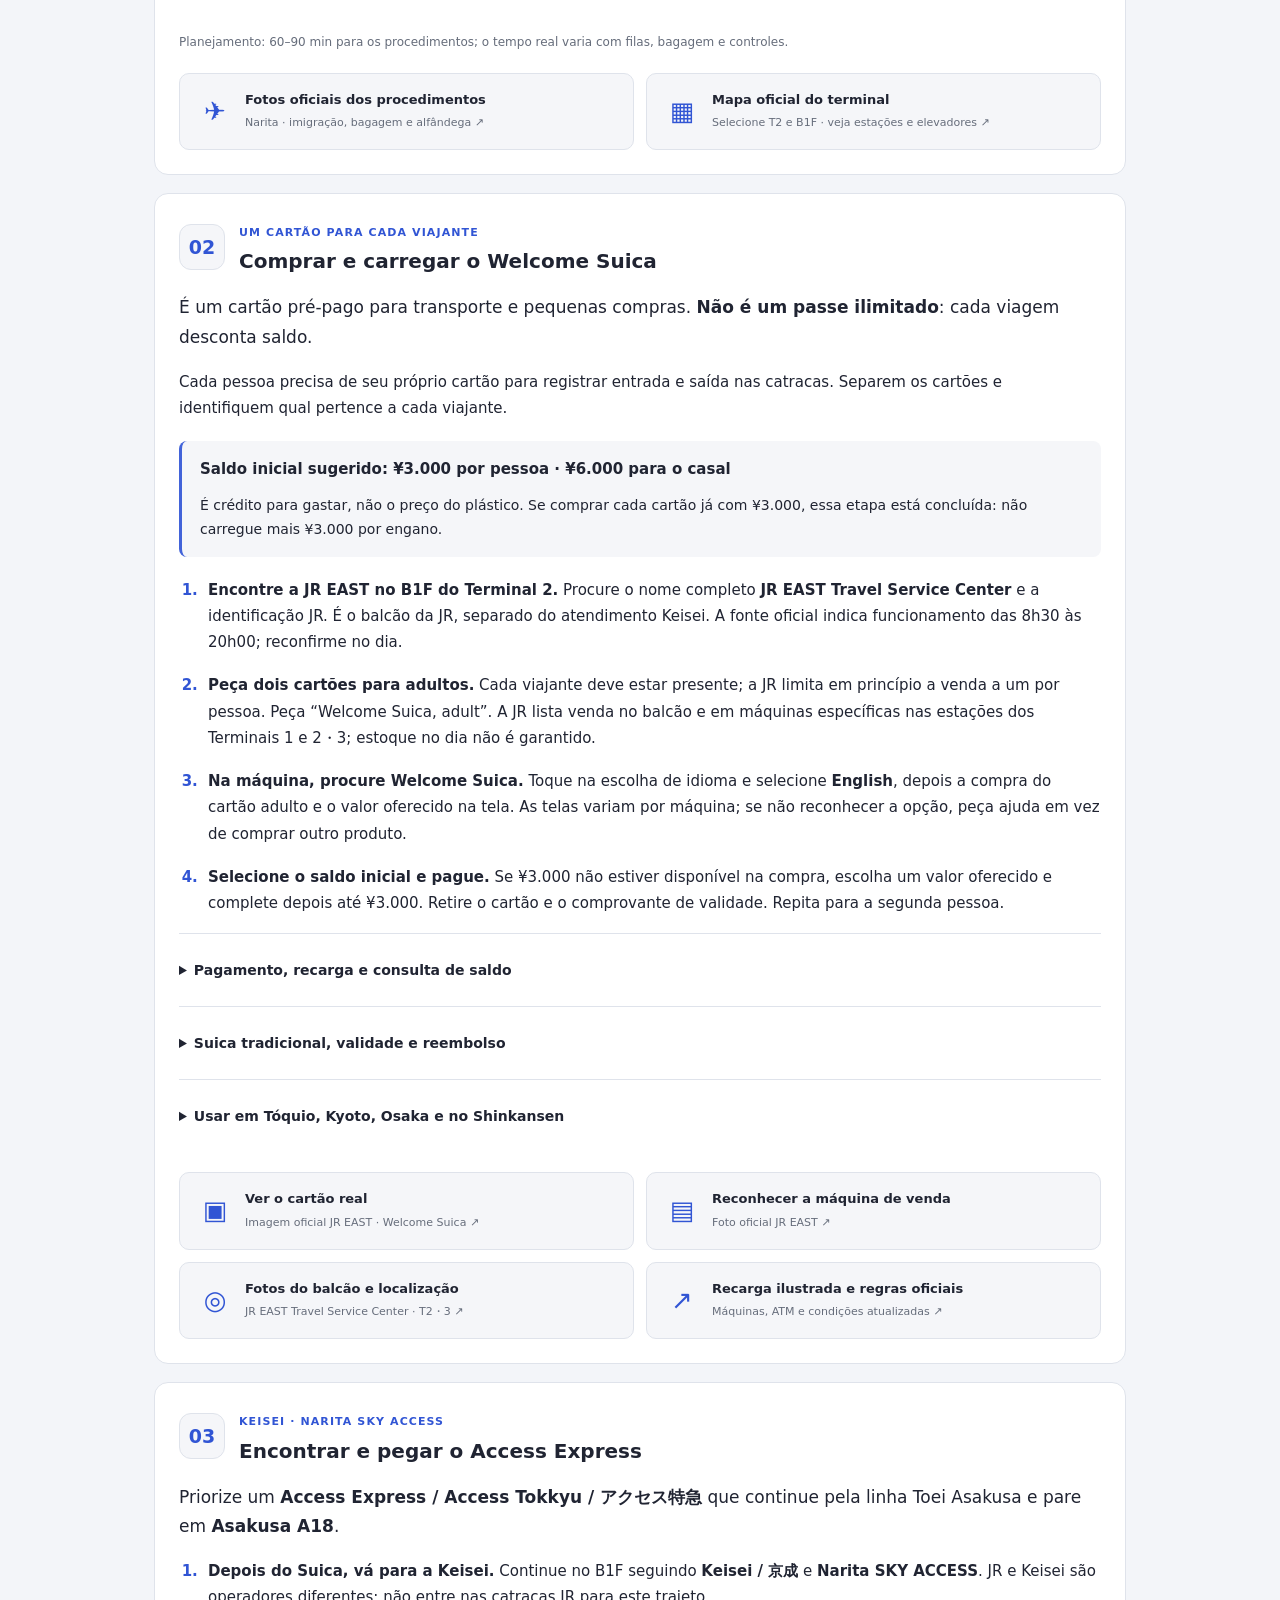
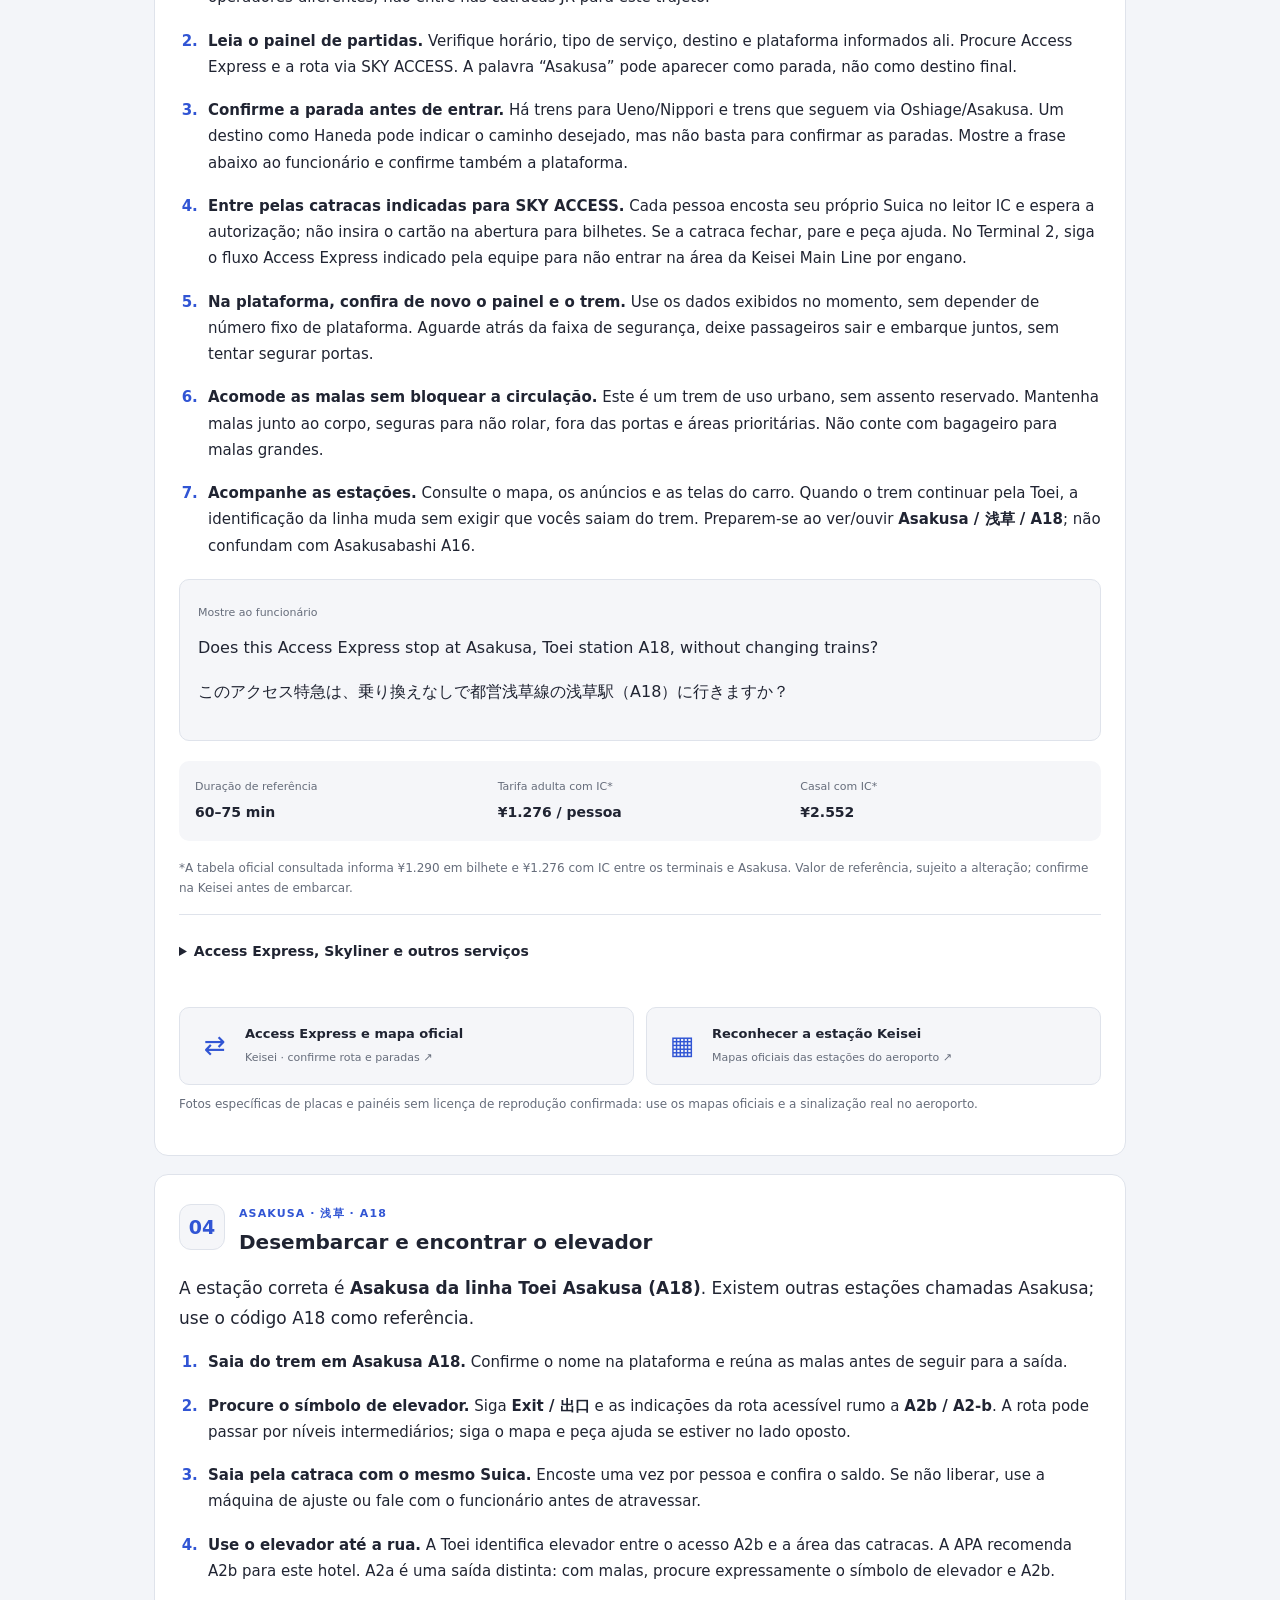
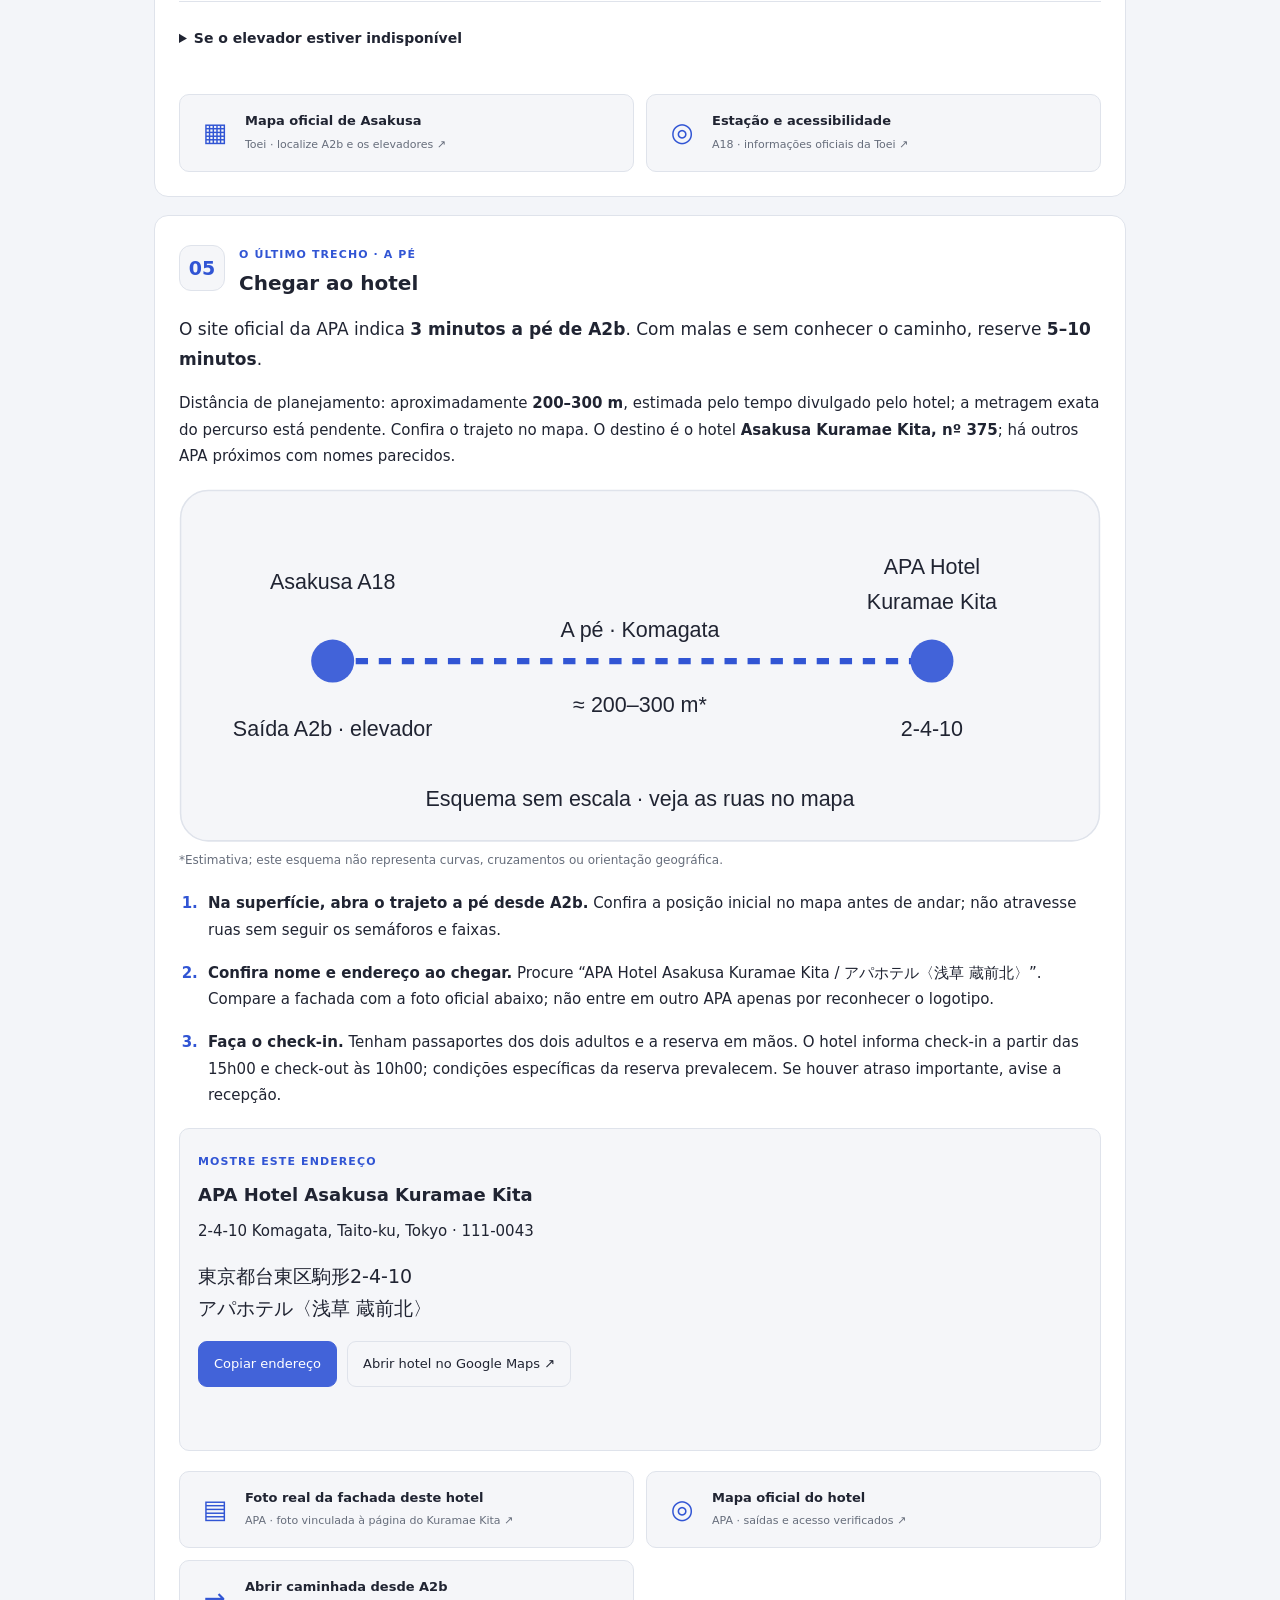
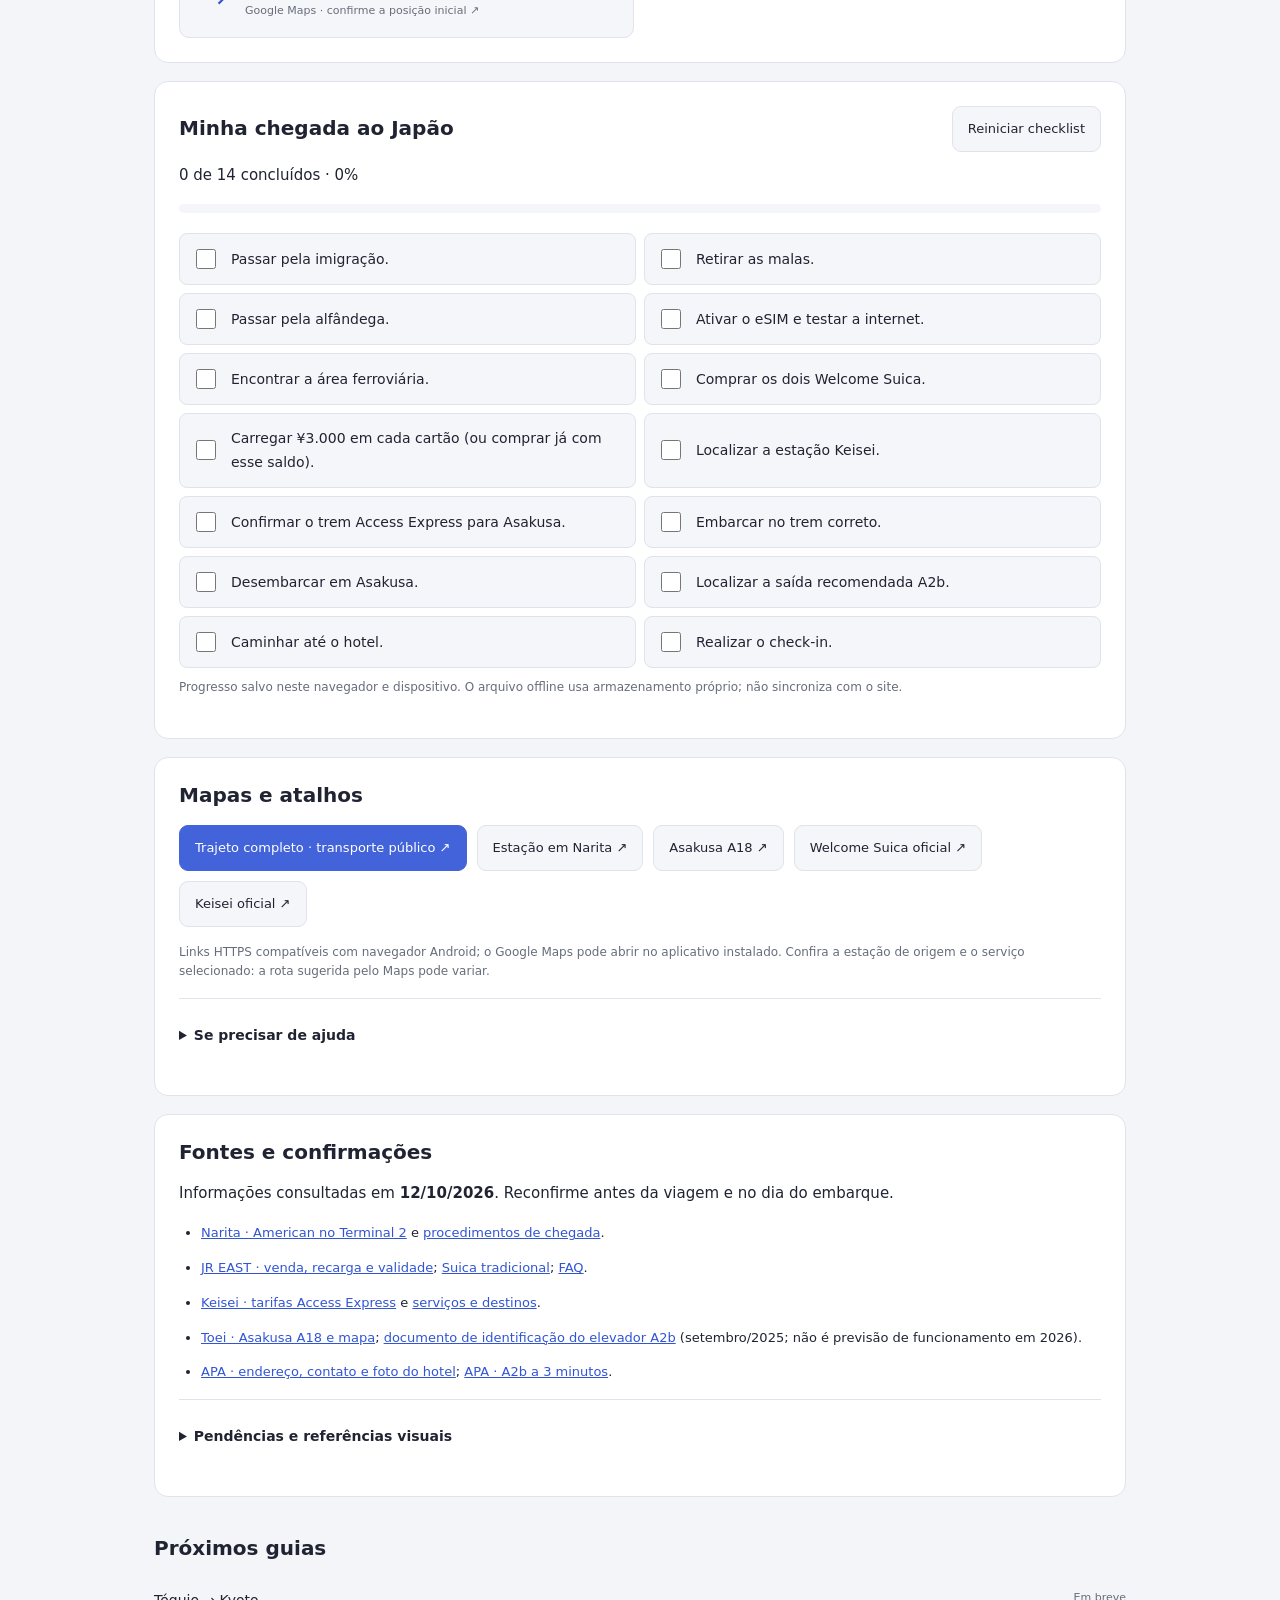
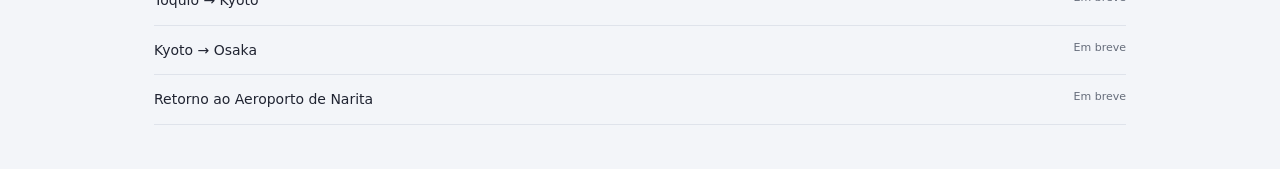
<file: chegada-japao-offline.html>
<!doctype html>
<html lang="pt-BR"><head><meta charset="utf-8"><meta name="viewport" content="width=device-width, initial-scale=1"><title>TravelHub — Chegada ao Japão · offline</title><style>
:root{color-scheme:light;--bg:#f3f5f9;--panel:#fff;--panel-2:#f5f6f9;--line:#dfe3eb;--text:#202432;--muted:#666d7b;--blue:#4263d9;--blue-bright:#3155d4;--font:system-ui,sans-serif;--display:system-ui,sans-serif}
@media(prefers-color-scheme:dark){:root{color-scheme:dark;--bg:#101114;--panel:#17191d;--panel-2:#1b1d22;--line:#282a30;--text:#ececf0;--muted:#8c8d97;--blue:#6485ff;--blue-bright:#7894ff}}
*{box-sizing:border-box}body{margin:0;background:var(--bg);color:var(--text);font:15px var(--font)}main{max-width:1000px;padding:24px 14px;margin:auto}button,input{font:inherit}
/* Scoped to the arrival guide; uses the existing TravelHub theme tokens. */
.arrival-guide{font-size:15px;line-height:1.75;min-width:0;overflow-wrap:anywhere}
.arrival-guide h2,.arrival-guide h3,.arrival-guide h4{font-family:var(--display);color:var(--text);line-height:1.35}
.arrival-guide h2{font-size:clamp(23px,3vw,32px);margin:10px 0 16px}.arrival-guide h3{font-size:20px;margin:0 0 14px}.arrival-guide h4{font-size:18px;margin:10px 0}
.arrival-guide p{margin:10px 0 16px}.arrival-guide a{color:var(--blue-bright)}.arrival-guide a:hover{text-decoration:underline}
.arrival-intro{padding:25px;border:1px solid var(--line);border-radius:14px;background:var(--panel-2);margin-bottom:20px}
.arrival-kicker{font-size:11px;font-weight:700;letter-spacing:1.1px;color:var(--blue-bright)}
.arrival-actions{display:flex;flex-wrap:wrap;gap:10px;margin:16px 0}.arrival-guide .manage-button{display:inline-flex;align-items:center;justify-content:center;min-height:46px;padding:11px 15px;white-space:normal;text-align:center;font-size:13px;line-height:1.5;text-decoration:none;background:var(--panel-2);border:1px solid var(--line);border-radius:9px;color:var(--text);cursor:pointer;max-width:100%;font-family:inherit}.arrival-guide .manage-button.primary{background:var(--blue);color:#fff;border-color:var(--blue)}
.arrival-guide .manage-button.danger{color:var(--text)}.arrival-guide button:focus-visible,.arrival-guide a:focus-visible,.arrival-guide summary:focus-visible,.arrival-guide input:focus-visible{outline:2px solid var(--blue-bright);outline-offset:4px}
.arrival-small,.arrival-guide figcaption{font-size:12px;color:var(--muted);line-height:1.65}
.arrival-card{padding:24px;border:1px solid var(--line);background:var(--panel);border-radius:14px;margin-bottom:18px;scroll-margin-top:85px;min-width:0}
.arrival-facts{display:grid;grid-template-columns:repeat(3,minmax(0,1fr));gap:18px;margin:18px 0}.arrival-facts dt{font-size:11px;color:var(--muted)}.arrival-facts dd{font-size:14px;margin:4px 0 0;font-weight:600}.arrival-fare{padding:16px;background:var(--panel-2);border-radius:10px}
.arrival-callout{border-left:3px solid var(--blue);border-radius:8px;background:var(--panel-2);padding:15px 18px;margin:20px 0}.arrival-callout p{font-size:14px;margin-bottom:0}
.arrival-step-nav{display:flex;flex-wrap:wrap;gap:8px;margin:22px 0}.arrival-step-nav button{font:600 12px var(--font);color:var(--text);border:1px solid var(--line);border-radius:8px;background:var(--panel);padding:12px;min-height:44px;cursor:pointer}
.arrival-step-heading{display:flex;gap:14px;align-items:center;margin-bottom:18px}.arrival-step-heading h3{margin:4px 0 0}.arrival-step-number{display:grid;place-items:center;width:46px;height:46px;flex-shrink:0;color:var(--blue-bright);background:var(--panel-2);border:1px solid var(--line);border-radius:12px;font:700 19px var(--display)}
.arrival-lead{font-size:17px}.arrival-instructions{padding-left:24px}.arrival-instructions li{padding-left:5px;margin:0 0 17px}.arrival-instructions li::marker{color:var(--blue-bright);font-weight:700}
.arrival-guide details{border-top:1px solid var(--line);padding:14px 0}.arrival-guide summary{cursor:pointer;font-size:14px;font-weight:600;min-height:44px;align-content:center}.arrival-guide details p,.arrival-guide details li{font-size:14px}.arrival-guide details ul{padding-left:22px}
.arrival-signs{display:flex;flex-wrap:wrap;gap:8px;margin:20px 0}.arrival-signs span{font-size:12px;padding:7px 10px;border-radius:6px;border:1px solid var(--line);background:var(--panel-2)}
.arrival-visual-links{display:grid;grid-template-columns:repeat(2,minmax(0,1fr));gap:12px;margin:20px 0 0}.arrival-visual-links a{display:grid;grid-template-columns:40px 1fr;gap:0 10px;padding:15px;background:var(--panel-2);border:1px solid var(--line);border-radius:10px;text-decoration:none}.arrival-visual-links a>span{grid-row:span 2;display:grid;place-items:center;font-size:26px;color:var(--blue-bright)}.arrival-visual-links strong{font-size:13px;color:var(--text)}.arrival-visual-links small{font-size:11px;color:var(--muted)}
.arrival-phrase,.arrival-address{padding:18px;border:1px solid var(--line);border-radius:10px;background:var(--panel-2);margin:20px 0}.arrival-phrase>span{font-size:11px;color:var(--muted)}.arrival-phrase p{font-size:16px}.arrival-japanese{font-size:19px;line-height:1.7}.arrival-feedback{font-size:13px;color:var(--blue-bright);min-height:1em}
.arrival-walk-map{margin:20px 0}.arrival-walk-map svg{width:100%;height:auto;display:block}.arrival-map-bg{fill:var(--panel-2);stroke:var(--line)}.arrival-map-path{fill:none;stroke:var(--blue-bright);stroke-width:4;stroke-dasharray:8 7}.arrival-map-point{fill:var(--blue)}.arrival-walk-map text{fill:var(--text);font:14px sans-serif}.arrival-guide figcaption{margin-top:8px}
.arrival-checklist-heading{display:flex;flex-wrap:wrap;align-items:center;justify-content:space-between;gap:10px}.arrival-checklist-heading h3{margin:0}.arrival-guide progress{display:block;width:100%;height:9px;appearance:none;border:0;border-radius:8px;background:var(--panel-2);accent-color:var(--blue);margin:14px 0 20px;overflow:hidden}.arrival-guide progress::-webkit-progress-bar{background:var(--panel-2)}.arrival-guide progress::-webkit-progress-value{background:var(--blue)}.arrival-guide progress::-moz-progress-bar{background:var(--blue)}
.arrival-checklist-items{display:grid;grid-template-columns:repeat(2,minmax(0,1fr));gap:8px}.arrival-checklist-items label{display:flex;gap:12px;align-items:center;min-height:52px;padding:12px;background:var(--panel-2);border:1px solid var(--line);border-radius:8px;cursor:pointer;font-size:14px}.arrival-checklist-items input{width:20px;height:20px;flex-shrink:0;accent-color:var(--blue)}.arrival-checklist-items input:checked+span{color:var(--muted);text-decoration:line-through}
.arrival-sources ul{padding-left:22px}.arrival-sources li{margin-bottom:12px;font-size:13px}.arrival-future{padding:20px 0}.arrival-future ul{list-style:none;padding:0;margin:0}.arrival-future li{padding:12px 0;border-bottom:1px solid var(--line);display:flex;flex-wrap:wrap;justify-content:space-between;gap:12px;font-size:14px}.arrival-future span{font-size:11px;color:var(--muted)}
@media(max-width:900px){.arrival-facts{grid-template-columns:repeat(2,minmax(0,1fr))}.arrival-checklist-items{grid-template-columns:1fr}}
@media(max-width:600px){.arrival-intro,.arrival-card{padding:18px 15px}.arrival-visual-links{grid-template-columns:1fr}.arrival-guide{font-size:14px}.arrival-lead{font-size:16px}.arrival-step-heading{gap:10px}.arrival-guide h3{font-size:18px}.arrival-actions>.manage-button{width:100%}.arrival-facts{gap:14px}.arrival-fare{grid-template-columns:1fr}.arrival-walk-map text{font-size:15px}.arrival-guide summary{line-height:1.6}.arrival-checklist-heading>.manage-button{width:100%}}
@media(prefers-reduced-motion:reduce){.arrival-guide{scroll-behavior:auto}}
</style></head><body><main><div id="arrival-guide" class="arrival-guide" data-offline>
            <header class="arrival-intro"><span class="arrival-kicker">GUIA 01 · 2 ADULTOS · JAPÃO</span><h2>Chegada ao Japão — Narita até o hotel</h2><p>Uma etapa por vez: desembarque, cartão, trem e uma curta caminhada até o APA Hotel Asakusa Kuramae Kita.</p><div class="arrival-actions"><button class="manage-button" type="button" data-arrival-jump="arrival-checklist">✓ Meu checklist</button></div><p class="arrival-small">Este é o guia offline. Guarde este arquivo no celular e abra-o no navegador. Textos, esquema, endereço e checklist funcionam sem internet no arquivo baixado. Mapas, fotos oficiais e links externos precisam de conexão. O site principal não tem cache offline garantido.</p></header>
            <section class="arrival-card" aria-labelledby="arrival-summary-title"><h3 id="arrival-summary-title">Minha chegada</h3><dl class="arrival-facts"><div><dt>Data · horário do Japão</dt><dd>31/10/2026 · 16h45</dd></div><div><dt>Aeroporto</dt><dd>Narita (NRT) · Terminal 2*</dd></div><div><dt>Transporte</dt><dd>Keisei Access Express</dd></div><div><dt>Destino ferroviário</dt><dd>Asakusa · Toei A18</dd></div><div><dt>Hotel · 2 adultos</dt><dd>APA Hotel Asakusa Kuramae Kita</dd></div><div><dt>Estadia informada</dt><dd>31/10 → 08/11/2026</dd></div></dl><div class="arrival-callout"><strong>Antes da viagem: confirmar voo e horário</strong><p data-arrival-flight>O cadastro registra AA61 (DFW → NRT), com chegada às 15h30 e terminal em branco. Este guia usa 16h45, conforme solicitado. Narita lista a American no Terminal 2; essa é a referência da companhia, não uma confirmação operacional do AA61 de 31/10. Reconfirme no bilhete e no painel de chegadas. Os dados cadastrados foram preservados.</p></div><details><summary>Quando devemos chegar ao hotel?</summary><p>Reserve uma janela de aproximadamente <strong>19h20 a 21h00</strong>, partindo do pouso previsto às 16h45. É uma estimativa de planejamento, não uma reserva nem um horário garantido.</p><ul><li>Imigração, malas e alfândega: 60–90 min.</li><li>Descer ao B1F, comprar/carregar cartões e localizar a Keisei: 15–30 min.</li><li>Espera pelo trem adequado: margem de 10–40 min, sem afirmar frequência.</li><li>Viagem ferroviária: aproximadamente 60–75 min.</li><li>Elevadores, saída e caminhada com malas: 10–20 min.</li></ul><p>A soma das margens dá aproximadamente 19h20–21h00; filas, atrasos e mudanças de serviço podem ampliá-la. O tempo de check-in não está incluído.</p></details></section>
            <nav class="arrival-step-nav" aria-label="Etapas do guia"><button type="button" data-arrival-jump="arrival-step-1">1 · Desembarque</button><button type="button" data-arrival-jump="arrival-step-2">2 · Suica</button><button type="button" data-arrival-jump="arrival-step-3">3 · Trem</button><button type="button" data-arrival-jump="arrival-step-4">4 · Asakusa</button><button type="button" data-arrival-jump="arrival-step-5">5 · Hotel</button></nav>
            <article class="arrival-card" id="arrival-step-1" tabindex="-1"><div class="arrival-step-heading"><span class="arrival-step-number">01</span><div><span class="arrival-kicker">NARITA · CHEGADAS → B1F</span><h3>Desembarque em Narita</h3></div></div><p class="arrival-lead">Procure primeiro <strong>Arrivals / Immigration</strong>. A estação fica depois dos controles de entrada no Japão.</p><ol class="arrival-instructions"><li><strong>Saia do avião e siga Arrivals / Immigration.</strong> Acompanhe as placas de chegadas internacionais, mantendo passaporte e documentos acessíveis.</li><li><strong>Passe pela imigração.</strong> Entre na fila indicada para visitantes estrangeiros. Tenha passaporte, reserva do hotel, endereço e passagem de retorno disponíveis; siga as instruções do agente. Se preparou o Visit Japan Web, deixe os códigos acessíveis. Não fotografe a área de controle.</li><li><strong>Retire as malas em Baggage Claim.</strong> Procure o número do seu voo no painel para identificar a esteira. Confira a etiqueta antes de pegar a mala; se não aparecer, procure o atendimento de bagagens antes de sair.</li><li><strong>Passe pela alfândega / Customs.</strong> Apresente a declaração solicitada, em papel ou pelo procedimento eletrônico disponível. Se tiver dúvida sobre um item, pergunte ao agente antes de atravessar.</li><li><strong>No saguão de chegadas, teste a internet.</strong> Ative o eSIM conforme as instruções do fornecedor; verifique se abre uma página. Aproveite para abrir os mapas enquanto há conexão.</li><li><strong>Siga Railways / Trains / 鉄道.</strong> No Terminal 2, desça por elevador ou escada rolante ao <strong>B1F</strong>, onde ficam JR e Keisei, na estação <strong>Narita Airport Terminal 2・3</strong>. Com malas, prefira o elevador.</li></ol><div class="arrival-signs" aria-label="Palavras para reconhecer nas placas"><span>Arrivals · 到着</span><span>Immigration · 入国審査</span><span>Baggage Claim · 手荷物受取</span><span>Customs · 税関</span><span>Railways · 鉄道</span><span>B1F · subsolo</span></div><details><summary>Se o terminal mudar</summary><p>No Terminal 1, a estação Narita Airport Terminal 1 também fica no B1F. O Terminal 3 não possui estação própria: siga o percurso sinalizado até o Terminal 2 antes de procurar os trens. Não vá à estação da cidade chamada apenas “Narita”. Reconfirme o terminal na chegada e selecione-o no mapa oficial.</p></details><p class="arrival-small">Planejamento: 60–90 min para os procedimentos; o tempo real varia com filas, bagagem e controles.</p><div class="arrival-visual-links"><a href="https://www.narita-airport.jp/en/airportguide/inter-arr/" target="_blank" rel="noopener noreferrer"><span aria-hidden="true">✈</span><strong>Fotos oficiais dos procedimentos</strong><small>Narita · imigração, bagagem e alfândega ↗</small></a><a href="https://www.narita-airport.jp/en/map/" target="_blank" rel="noopener noreferrer"><span aria-hidden="true">▦</span><strong>Mapa oficial do terminal</strong><small>Selecione T2 e B1F · veja estações e elevadores ↗</small></a></div></article>
            <article class="arrival-card" id="arrival-step-2" tabindex="-1"><div class="arrival-step-heading"><span class="arrival-step-number">02</span><div><span class="arrival-kicker">UM CARTÃO PARA CADA VIAJANTE</span><h3>Comprar e carregar o Welcome Suica</h3></div></div><p class="arrival-lead">É um cartão pré-pago para transporte e pequenas compras. <strong>Não é um passe ilimitado</strong>: cada viagem desconta saldo.</p><p>Cada pessoa precisa de seu próprio cartão para registrar entrada e saída nas catracas. Separem os cartões e identifiquem qual pertence a cada viajante.</p><div class="arrival-callout"><strong>Saldo inicial sugerido: ¥3.000 por pessoa · ¥6.000 para o casal</strong><p>É crédito para gastar, não o preço do plástico. Se comprar cada cartão já com ¥3.000, essa etapa está concluída: não carregue mais ¥3.000 por engano.</p></div><ol class="arrival-instructions"><li><strong>Encontre a JR EAST no B1F do Terminal 2.</strong> Procure o nome completo <strong>JR EAST Travel Service Center</strong> e a identificação JR. É o balcão da JR, separado do atendimento Keisei. A fonte oficial indica funcionamento das 8h30 às 20h00; reconfirme no dia.</li><li><strong>Peça dois cartões para adultos.</strong> Cada viajante deve estar presente; a JR limita em princípio a venda a um por pessoa. Peça “Welcome Suica, adult”. A JR lista venda no balcão e em máquinas específicas nas estações dos Terminais 1 e 2・3; estoque no dia não é garantido.</li><li><strong>Na máquina, procure Welcome Suica.</strong> Toque na escolha de idioma e selecione <strong>English</strong>, depois a compra do cartão adulto e o valor oferecido na tela. As telas variam por máquina; se não reconhecer a opção, peça ajuda em vez de comprar outro produto.</li><li><strong>Selecione o saldo inicial e pague.</strong> Se ¥3.000 não estiver disponível na compra, escolha um valor oferecido e complete depois até ¥3.000. Retire o cartão e o comprovante de validade. Repita para a segunda pessoa.</li></ol><details><summary>Pagamento, recarga e consulta de saldo</summary><p><strong>Leve ienes em espécie.</strong> A recarga do cartão físico é em dinheiro; cartão de crédito não serve para recarregá-lo. O balcão JR aceita cartões de crédito para serviços, mas a fonte consultada não confirma expressamente quais meios estão habilitados para a compra do Welcome Suica em cada equipamento. <strong>Pagamento inicial por crédito: pendente de confirmação no local.</strong></p><p>Para recarregar numa máquina compatível, escolha English, insira ou posicione o cartão conforme indicado, escolha <strong>Charge / Top up</strong>, confira o saldo, selecione o valor e insira ienes. Retire cartão, troco e recibo. Use máquinas com o símbolo IC/Suica ou ATMs Seven Bank com opção de recarga. O modelo da máquina pode mudar.</p><p>O saldo aparece nas catracas após a leitura e nas máquinas ao consultar o cartão. Se faltar saldo na saída, procure <strong>Fare Adjustment</strong> ou o funcionário; recarregue antes de tentar sair novamente.</p></details><details><summary>Suica tradicional, validade e reembolso</summary><p>O Suica tradicional tem depósito de ¥500, regras próprias de devolução e validade longa. O <strong>Welcome Suica físico não cobra depósito, vale 28 dias contando a compra e não devolve saldo remanescente</strong>. Guarde o papel de validade e use o saldo antes de partir. Há procedimento específico para defeito do cartão; perda não permite reemissão.</p></details><details><summary>Usar em Tóquio, Kyoto, Osaka e no Shinkansen</summary><p>Em Tóquio, use nas linhas que aceitam Suica/PASMO; em Kyoto e Osaka, nos serviços participantes da rede compatível, como ICOCA. Procure o símbolo IC: nem todo serviço aceita o cartão. Não use uma única entrada e saída para cruzar áreas de interoperabilidade.</p><p><strong>O saldo não substitui o bilhete de Shinkansen para Kyoto ou Osaka.</strong> Compre/reserve a viagem separadamente. Um cartão vinculado a uma reserva elegível pode funcionar como identificação de embarque, conforme as regras do serviço, mas a reserva e seu pagamento continuam necessários.</p></details><div class="arrival-visual-links"><a href="https://www.jreast.co.jp/multi/welcomesuica/img/welcomesuica/img_welcomesuica.png" target="_blank" rel="noopener noreferrer"><span aria-hidden="true">▣</span><strong>Ver o cartão real</strong><small>Imagem oficial JR EAST · Welcome Suica ↗</small></a><a href="https://www.jreast.co.jp/multi/welcomesuica/img/welcomesuica/buy_place01.jpg" target="_blank" rel="noopener noreferrer"><span aria-hidden="true">▤</span><strong>Reconhecer a máquina de venda</strong><small>Foto oficial JR EAST ↗</small></a><a href="https://www.jreast.co.jp/multi/customer_support/service_center_narita_2nd3rd.html" target="_blank" rel="noopener noreferrer"><span aria-hidden="true">◎</span><strong>Fotos do balcão e localização</strong><small>JR EAST Travel Service Center · T2・3 ↗</small></a><a href="https://www.jreast.co.jp/en/multi/welcomesuica/purchase.html" target="_blank" rel="noopener noreferrer"><span aria-hidden="true">↗</span><strong>Recarga ilustrada e regras oficiais</strong><small>Máquinas, ATM e condições atualizadas ↗</small></a></div></article>
            <article class="arrival-card" id="arrival-step-3" tabindex="-1"><div class="arrival-step-heading"><span class="arrival-step-number">03</span><div><span class="arrival-kicker">KEISEI · NARITA SKY ACCESS</span><h3>Encontrar e pegar o Access Express</h3></div></div><p class="arrival-lead">Priorize um <strong>Access Express / Access Tokkyu / アクセス特急</strong> que continue pela linha Toei Asakusa e pare em <strong>Asakusa A18</strong>.</p><ol class="arrival-instructions"><li><strong>Depois do Suica, vá para a Keisei.</strong> Continue no B1F seguindo <strong>Keisei / 京成</strong> e <strong>Narita SKY ACCESS</strong>. JR e Keisei são operadores diferentes; não entre nas catracas JR para este trajeto.</li><li><strong>Leia o painel de partidas.</strong> Verifique horário, tipo de serviço, destino e plataforma informados ali. Procure Access Express e a rota via SKY ACCESS. A palavra “Asakusa” pode aparecer como parada, não como destino final.</li><li><strong>Confirme a parada antes de entrar.</strong> Há trens para Ueno/Nippori e trens que seguem via Oshiage/Asakusa. Um destino como Haneda pode indicar o caminho desejado, mas não basta para confirmar as paradas. Mostre a frase abaixo ao funcionário e confirme também a plataforma.</li><li><strong>Entre pelas catracas indicadas para SKY ACCESS.</strong> Cada pessoa encosta seu próprio Suica no leitor IC e espera a autorização; não insira o cartão na abertura para bilhetes. Se a catraca fechar, pare e peça ajuda. No Terminal 2, siga o fluxo Access Express indicado pela equipe para não entrar na área da Keisei Main Line por engano.</li><li><strong>Na plataforma, confira de novo o painel e o trem.</strong> Use os dados exibidos no momento, sem depender de número fixo de plataforma. Aguarde atrás da faixa de segurança, deixe passageiros sair e embarque juntos, sem tentar segurar portas.</li><li><strong>Acomode as malas sem bloquear a circulação.</strong> Este é um trem de uso urbano, sem assento reservado. Mantenha malas junto ao corpo, seguras para não rolar, fora das portas e áreas prioritárias. Não conte com bagageiro para malas grandes.</li><li><strong>Acompanhe as estações.</strong> Consulte o mapa, os anúncios e as telas do carro. Quando o trem continuar pela Toei, a identificação da linha muda sem exigir que vocês saiam do trem. Preparem-se ao ver/ouvir <strong>Asakusa / 浅草 / A18</strong>; não confundam com Asakusabashi A16.</li></ol><div class="arrival-phrase"><span>Mostre ao funcionário</span><p lang="en">Does this Access Express stop at Asakusa, Toei station A18, without changing trains?</p><p lang="ja">このアクセス特急は、乗り換えなしで都営浅草線の浅草駅（A18）に行きますか？</p></div><div class="arrival-facts arrival-fare"><div><dt>Duração de referência</dt><dd>60–75 min</dd></div><div><dt>Tarifa adulta com IC*</dt><dd>¥1.276 / pessoa</dd></div><div><dt>Casal com IC*</dt><dd>¥2.552</dd></div></div><p class="arrival-small">*A tabela oficial consultada informa ¥1.290 em bilhete e ¥1.276 com IC entre os terminais e Asakusa. Valor de referência, sujeito a alteração; confirme na Keisei antes de embarcar.</p><details><summary>Access Express, Skyliner e outros serviços</summary><p><strong>Access Express:</strong> trem sem reserva, rota SKY ACCESS; alguns serviços atendem Asakusa diretamente. <strong>Skyliner:</strong> serviço com suplemento e assento reservado, para Nippori/Ueno; não leva diretamente a Asakusa. <strong>Rapid Limited Express / Limited Express:</strong> outros serviços e rotas, com tempos diferentes. Confirme tipo, caminho e parada, não apenas a aparência ou cor do trem.</p><p>Se o próximo trem não servir Asakusa diretamente, peça ao funcionário a opção com menos trocas e elevadores ou espere um direto se for conveniente. Não embarque para Ueno supondo que todos os trens passam por Asakusa. Horários, frequência e disponibilidade em 31/10/2026 devem ser consultados no dia.</p></details><div class="arrival-visual-links"><a href="https://www.keisei.co.jp/keisei/tetudou/skyliner/us/traffic/express.php" target="_blank" rel="noopener noreferrer"><span aria-hidden="true">⇄</span><strong>Access Express e mapa oficial</strong><small>Keisei · confirme rota e paradas ↗</small></a><a href="https://www.keisei.co.jp/keisei/tetudou/skyliner/us/traffic/station.php" target="_blank" rel="noopener noreferrer"><span aria-hidden="true">▦</span><strong>Reconhecer a estação Keisei</strong><small>Mapas oficiais das estações do aeroporto ↗</small></a></div><p class="arrival-small">Fotos específicas de placas e painéis sem licença de reprodução confirmada: use os mapas oficiais e a sinalização real no aeroporto.</p></article>
            <article class="arrival-card" id="arrival-step-4" tabindex="-1"><div class="arrival-step-heading"><span class="arrival-step-number">04</span><div><span class="arrival-kicker">ASAKUSA · 浅草 · A18</span><h3>Desembarcar e encontrar o elevador</h3></div></div><p class="arrival-lead">A estação correta é <strong>Asakusa da linha Toei Asakusa (A18)</strong>. Existem outras estações chamadas Asakusa; use o código A18 como referência.</p><ol class="arrival-instructions"><li><strong>Saia do trem em Asakusa A18.</strong> Confirme o nome na plataforma e reúna as malas antes de seguir para a saída.</li><li><strong>Procure o símbolo de elevador.</strong> Siga <strong>Exit / 出口</strong> e as indicações da rota acessível rumo a <strong>A2b / A2-b</strong>. A rota pode passar por níveis intermediários; siga o mapa e peça ajuda se estiver no lado oposto.</li><li><strong>Saia pela catraca com o mesmo Suica.</strong> Encoste uma vez por pessoa e confira o saldo. Se não liberar, use a máquina de ajuste ou fale com o funcionário antes de atravessar.</li><li><strong>Use o elevador até a rua.</strong> A Toei identifica elevador entre o acesso A2b e a área das catracas. A APA recomenda A2b para este hotel. A2a é uma saída distinta: com malas, procure expressamente o símbolo de elevador e A2b.</li></ol><details><summary>Se o elevador estiver indisponível</summary><p>Peça ao funcionário a rota acessível em operação antes de passar a catraca. Não há outra saída de Asakusa com elevador de rua confirmada neste guia. A alternativa depende da operação no momento: a equipe pode orientar outra estação acessível e um trecho de superfície/táxi. Não carregue malas pesadas numa escada sem avaliar as condições.</p></details><div class="arrival-visual-links"><a href="https://www.kotsu.metro.tokyo.jp/subway/stations/asakusa/i/solid.png" target="_blank" rel="noopener noreferrer"><span aria-hidden="true">▦</span><strong>Mapa oficial de Asakusa</strong><small>Toei · localize A2b e os elevadores ↗</small></a><a href="https://www.kotsu.metro.tokyo.jp/subway/stations/asakusa.html" target="_blank" rel="noopener noreferrer"><span aria-hidden="true">◎</span><strong>Estação e acessibilidade</strong><small>A18 · informações oficiais da Toei ↗</small></a></div></article>
            <article class="arrival-card" id="arrival-step-5" tabindex="-1"><div class="arrival-step-heading"><span class="arrival-step-number">05</span><div><span class="arrival-kicker">O ÚLTIMO TRECHO · A PÉ</span><h3>Chegar ao hotel</h3></div></div><p class="arrival-lead">O site oficial da APA indica <strong>3 minutos a pé de A2b</strong>. Com malas e sem conhecer o caminho, reserve <strong>5–10 minutos</strong>.</p><p>Distância de planejamento: aproximadamente <strong>200–300 m</strong>, estimada pelo tempo divulgado pelo hotel; a metragem exata do percurso está pendente. Confira o trajeto no mapa. O destino é o hotel <strong>Asakusa Kuramae Kita, nº 375</strong>; há outros APA próximos com nomes parecidos.</p><figure class="arrival-walk-map"><svg viewBox="0 0 600 230" role="img" aria-labelledby="arrival-map-title arrival-map-desc"><title id="arrival-map-title">Esquema do trecho a pé de Asakusa A2b ao APA Asakusa Kuramae Kita</title><desc id="arrival-map-desc">A saída A2b liga-se ao hotel por uma caminhada curta em Komagata. Diagrama sem escala e sem geometria de ruas; abra o mapa para navegação.</desc><rect x="1" y="1" width="598" height="228" rx="18" class="arrival-map-bg"/><path d="M100 112 H490" class="arrival-map-path"/><circle cx="100" cy="112" r="14" class="arrival-map-point"/><circle cx="490" cy="112" r="14" class="arrival-map-point"/><text x="100" y="65" text-anchor="middle">Asakusa A18</text><text x="100" y="161" text-anchor="middle">Saída A2b · elevador</text><text x="300" y="96" text-anchor="middle">A pé · Komagata</text><text x="300" y="145" text-anchor="middle">≈ 200–300 m*</text><text x="490" y="55" text-anchor="middle">APA Hotel</text><text x="490" y="78" text-anchor="middle">Kuramae Kita</text><text x="490" y="161" text-anchor="middle">2-4-10</text><text x="300" y="206" text-anchor="middle">Esquema sem escala · veja as ruas no mapa</text></svg><figcaption>*Estimativa; este esquema não representa curvas, cruzamentos ou orientação geográfica.</figcaption></figure><ol class="arrival-instructions"><li><strong>Na superfície, abra o trajeto a pé desde A2b.</strong> Confira a posição inicial no mapa antes de andar; não atravesse ruas sem seguir os semáforos e faixas.</li><li><strong>Confira nome e endereço ao chegar.</strong> Procure “APA Hotel Asakusa Kuramae Kita / アパホテル〈浅草 蔵前北〉”. Compare a fachada com a foto oficial abaixo; não entre em outro APA apenas por reconhecer o logotipo.</li><li><strong>Faça o check-in.</strong> Tenham passaportes dos dois adultos e a reserva em mãos. O hotel informa check-in a partir das 15h00 e check-out às 10h00; condições específicas da reserva prevalecem. Se houver atraso importante, avise a recepção.</li></ol><div class="arrival-address"><span class="arrival-kicker">MOSTRE ESTE ENDEREÇO</span><h4>APA Hotel Asakusa Kuramae Kita</h4><p>2-4-10 Komagata, Taito-ku, Tokyo · 111-0043</p><p lang="ja" class="arrival-japanese">東京都台東区駒形2-4-10<br>アパホテル〈浅草 蔵前北〉</p><div class="arrival-actions"><button type="button" class="manage-button primary" data-copy-arrival-address>Copiar endereço</button><a class="manage-button" href="https://www.google.com/maps/search/?api=1&amp;query=APA+Hotel+Asakusa+Kuramae+Kita+Tokyo" target="_blank" rel="noopener noreferrer">Abrir hotel no Google Maps ↗</a></div><p class="arrival-feedback" data-copy-feedback role="status" aria-live="polite"></p></div><div class="arrival-visual-links"><a href="https://www3.apahotel.com/image/840gaikanmeinnight53011280960.jpg" target="_blank" rel="noopener noreferrer"><span aria-hidden="true">▤</span><strong>Foto real da fachada deste hotel</strong><small>APA · foto vinculada à página do Kuramae Kita ↗</small></a><a href="https://map.apahotel.com/map/840" target="_blank" rel="noopener noreferrer"><span aria-hidden="true">◎</span><strong>Mapa oficial do hotel</strong><small>APA · saídas e acesso verificados ↗</small></a><a href="https://www.google.com/maps/dir/?api=1&amp;origin=Asakusa+Station+Exit+A2b+Tokyo&amp;destination=APA+Hotel+Asakusa+Kuramae+Kita+Tokyo&amp;travelmode=walking" target="_blank" rel="noopener noreferrer"><span aria-hidden="true">→</span><strong>Abrir caminhada desde A2b</strong><small>Google Maps · confirme a posição inicial ↗</small></a></div></article>
            <section class="arrival-card" id="arrival-checklist" tabindex="-1" aria-labelledby="arrival-checklist-title"><div class="arrival-checklist-heading"><h3 id="arrival-checklist-title">Minha chegada ao Japão</h3><button class="manage-button danger" type="button" data-reset-arrival>Reiniciar checklist</button></div><p data-arrival-progress-label role="status" aria-live="polite">0 de 14 concluídos · 0%</p><progress data-arrival-progress max="14" value="0" aria-label="Progresso da chegada">0 de 14</progress><div class="arrival-checklist-items">
              <label><input type="checkbox" data-arrival-check="immigration"><span>Passar pela imigração.</span></label><label><input type="checkbox" data-arrival-check="baggage"><span>Retirar as malas.</span></label><label><input type="checkbox" data-arrival-check="customs"><span>Passar pela alfândega.</span></label><label><input type="checkbox" data-arrival-check="internet"><span>Ativar o eSIM e testar a internet.</span></label><label><input type="checkbox" data-arrival-check="railways"><span>Encontrar a área ferroviária.</span></label><label><input type="checkbox" data-arrival-check="cards"><span>Comprar os dois Welcome Suica.</span></label><label><input type="checkbox" data-arrival-check="balance"><span>Carregar ¥3.000 em cada cartão (ou comprar já com esse saldo).</span></label><label><input type="checkbox" data-arrival-check="keisei"><span>Localizar a estação Keisei.</span></label><label><input type="checkbox" data-arrival-check="confirm-train"><span>Confirmar o trem Access Express para Asakusa.</span></label><label><input type="checkbox" data-arrival-check="board"><span>Embarcar no trem correto.</span></label><label><input type="checkbox" data-arrival-check="asakusa"><span>Desembarcar em Asakusa.</span></label><label><input type="checkbox" data-arrival-check="exit"><span>Localizar a saída recomendada A2b.</span></label><label><input type="checkbox" data-arrival-check="walk"><span>Caminhar até o hotel.</span></label><label><input type="checkbox" data-arrival-check="checkin"><span>Realizar o check-in.</span></label>
            </div><p class="arrival-small" data-arrival-storage role="status">Progresso salvo neste navegador e dispositivo. O arquivo offline usa armazenamento próprio; não sincroniza com o site.</p></section>
            <section class="arrival-card"><h3>Mapas e atalhos</h3><div class="arrival-actions"><a class="manage-button primary" href="https://www.google.com/maps/dir/?api=1&amp;origin=Narita+Airport+Terminal+2+3+Station&amp;destination=APA+Hotel+Asakusa+Kuramae+Kita+Tokyo&amp;travelmode=transit" target="_blank" rel="noopener noreferrer">Trajeto completo · transporte público ↗</a><a class="manage-button" href="https://www.google.com/maps/search/?api=1&amp;query=Narita+Airport+Terminal+2+3+Station" target="_blank" rel="noopener noreferrer">Estação em Narita ↗</a><a class="manage-button" href="https://www.google.com/maps/search/?api=1&amp;query=Toei+Asakusa+Station+A18+Tokyo" target="_blank" rel="noopener noreferrer">Asakusa A18 ↗</a><a class="manage-button" href="https://www.jreast.co.jp/en/multi/welcomesuica/welcomesuica.html" target="_blank" rel="noopener noreferrer">Welcome Suica oficial ↗</a><a class="manage-button" href="https://www.keisei.co.jp/keisei/tetudou/skyliner/us/" target="_blank" rel="noopener noreferrer">Keisei oficial ↗</a></div><p class="arrival-small">Links HTTPS compatíveis com navegador Android; o Google Maps pode abrir no aplicativo instalado. Confira a estação de origem e o serviço selecionado: a rota sugerida pelo Maps pode variar.</p><details><summary>Se precisar de ajuda</summary><p>Procure o balcão de informações, um funcionário da estação ou a recepção. Mostre o endereço em japonês e diga “Asakusa A18” ao pedir orientação ferroviária.</p><div class="arrival-actions"><a class="manage-button" href="tel:+81358271811">Recepção APA · +81 3-5827-1811</a><a class="manage-button" href="tel:110">Polícia · 110</a><a class="manage-button" href="tel:119">Bombeiros / ambulância · 119</a></div><p class="arrival-small">110 e 119 são números locais de emergência no Japão; chamadas dependem de serviço telefônico, e alguns eSIMs oferecem apenas dados. <a href="https://www.japan.travel/en/plan/hotline/" target="_blank" rel="noopener noreferrer">Orientação oficial JNTO ↗</a></p></details></section>
            <section class="arrival-card arrival-sources"><h3>Fontes e confirmações</h3><p>Informações consultadas em <strong>12/10/2026</strong>. Reconfirme antes da viagem e no dia do embarque.</p><ul><li><a href="https://www.narita-airport.jp/en/flight/airline-search/aal/" target="_blank" rel="noopener noreferrer">Narita · American no Terminal 2</a> e <a href="https://www.narita-airport.jp/en/airportguide/inter-arr/" target="_blank" rel="noopener noreferrer">procedimentos de chegada</a>.</li><li><a href="https://www.jreast.co.jp/en/multi/welcomesuica/purchase.html" target="_blank" rel="noopener noreferrer">JR EAST · venda, recarga e validade</a>; <a href="https://www.jreast.co.jp/en/multi/pass/suica.html" target="_blank" rel="noopener noreferrer">Suica tradicional</a>; <a href="https://www.jreast.co.jp/en/multi/faq/" target="_blank" rel="noopener noreferrer">FAQ</a>.</li><li><a href="https://www.keisei.co.jp/keisei/tetudou/skyliner/us/traffic/express_fares.php" target="_blank" rel="noopener noreferrer">Keisei · tarifas Access Express</a> e <a href="https://www.keisei.co.jp/keisei/tetudou/skyliner/us/faq/index.php" target="_blank" rel="noopener noreferrer">serviços e destinos</a>.</li><li><a href="https://www.kotsu.metro.tokyo.jp/subway/stations/asakusa.html" target="_blank" rel="noopener noreferrer">Toei · Asakusa A18 e mapa</a>; <a href="https://www.kotsu.metro.tokyo.jp/subway/kanren/inspection/pdf/inspection202509_01.pdf" target="_blank" rel="noopener noreferrer">documento de identificação do elevador A2b</a> (setembro/2025; não é previsão de funcionamento em 2026).</li><li><a href="https://www3.apahotel.com/hotel/syutoken/tokyo/asakusa-kuramae-kita/" target="_blank" rel="noopener noreferrer">APA · endereço, contato e foto do hotel</a>; <a href="https://map.apahotel.com/map/840" target="_blank" rel="noopener noreferrer">APA · A2b a 3 minutos</a>.</li></ul><details><summary>Pendências e referências visuais</summary><p>Reconfirmar: horário 16h45 versus 15h30 no cadastro; terminal específico do AA61 em 31/10; estoque e pagamento inicial do Welcome Suica; partida direta após os controles; tarifa vigente; funcionamento do elevador; distância exata e geometria da caminhada.</p><p>As fotos e mapas oficiais são oferecidos como links para seus autores. Não há autorização de reprodução local confirmada; por isso não foram copiados nem incorporados como fotografias do guia. Os cartões visuais e o esquema local são referências de consulta, não fotografias reais.</p></details></section>
            <section class="arrival-future" aria-label="Futuros guias"><h3>Próximos guias</h3><ul><li>Tóquio → Kyoto <span>Em breve</span></li><li>Kyoto → Osaka <span>Em breve</span></li><li>Retorno ao Aeroporto de Narita <span>Em breve</span></li></ul></section>
          </div></main><script>(() => {
  'use strict';
  const root = document.querySelector('#arrival-guide');
  if (!root) return;
  const storageKey = root.hasAttribute('data-offline')
    ? 'travelhub-arrival-narita-2026-offline-v1'
    : 'travelhub-arrival-narita-2026-v1';
  const checks = [...root.querySelectorAll('[data-arrival-check]')];
  const validIds = new Set(checks.map(check => check.dataset.arrivalCheck));
  const storageMessage = root.querySelector('[data-arrival-storage]');
  const savedMessage = storageMessage.textContent;
  let completed = new Set();
  const storageUnavailable = () => {
    storageMessage.textContent = 'O navegador bloqueou o armazenamento. O checklist funciona nesta sessão, mas o progresso não será preservado ao fechar.';
  };
  try {
    const saved = JSON.parse(localStorage.getItem(storageKey) || '[]');
    if (Array.isArray(saved)) completed = new Set(saved.filter(id => validIds.has(id)));
  } catch { storageUnavailable(); }
  function update() {
    checks.forEach(check => { check.checked = completed.has(check.dataset.arrivalCheck); });
    const count = completed.size;
    const percent = Math.round(count / checks.length * 100);
    const progress = root.querySelector('[data-arrival-progress]');
    progress.value = count;
    progress.textContent = `${count} de ${checks.length}`;
    root.querySelector('[data-arrival-progress-label]').textContent = `${count} de ${checks.length} concluídos · ${percent}%`;
  }
  function persist() {
    try {
      localStorage.setItem(storageKey, JSON.stringify([...completed]));
      storageMessage.textContent = savedMessage;
    } catch { storageUnavailable(); }
    update();
  }
  root.addEventListener('change', event => {
    if (!event.target.matches('[data-arrival-check]')) return;
    const id = event.target.dataset.arrivalCheck;
    if (event.target.checked) completed.add(id); else completed.delete(id);
    persist();
  });
  root.querySelector('[data-reset-arrival]').addEventListener('click', () => {
    if (!window.confirm('Reiniciar todos os itens de Minha chegada ao Japão?')) return;
    completed.clear();
    persist();
  });
  root.querySelectorAll('[data-arrival-jump]').forEach(button => {
    button.addEventListener('click', () => {
      const target = document.getElementById(button.dataset.arrivalJump);
      if (!target) return;
      target.focus({ preventScroll: true });
      target.scrollIntoView({ behavior: 'smooth', block: 'start' });
    });
  });
  const address = 'APA Hotel Asakusa Kuramae Kita / アパホテル〈浅草 蔵前北〉\n東京都台東区駒形2-4-10\n2-4-10 Komagata, Taito-ku, Tokyo 111-0043';
  root.querySelector('[data-copy-arrival-address]').addEventListener('click', async () => {
    const feedback = root.querySelector('[data-copy-feedback]');
    try {
      if (!navigator.clipboard?.writeText) throw new Error('Clipboard unavailable');
      await navigator.clipboard.writeText(address);
      feedback.textContent = 'Endereço copiado.';
    } catch {
      const selection = window.getSelection();
      const range = document.createRange();
      range.selectNodeContents(root.querySelector('.arrival-address'));
      selection.removeAllRanges();
      selection.addRange(range);
      feedback.textContent = 'Cópia automática indisponível. O endereço foi selecionado; mantenha o toque para copiar ou mostre-o na tela.';
    }
  });
  // Read flight data only. The guide must never modify the trip's records.
  const arrivals = window.TRAVEL_DATA?.trip?.flights?.filter(flight => flight.to?.airport === 'NRT' && flight.direction === 'outbound') || [];
  const note = root.querySelector('[data-arrival-flight]');
  if (!root.hasAttribute('data-offline') && (arrivals.length !== 1 || arrivals[0].flight !== 'AA61' || arrivals[0].to.time !== '15:30')) {
    note.textContent = arrivals.length === 1
      ? `O cadastro atual informa ${arrivals[0].flight || 'voo sem número'} (${arrivals[0].from?.airport || '?'} → NRT), com chegada às ${arrivals[0].to.time || 'horário não informado'}. Este guia foi preparado para AA61/American e usa 16h45, conforme solicitado. Terminal 2 é a referência oficial da American, não uma confirmação deste novo cadastro. Reconfirme companhia, terminal e horário antes de usar as instruções.`
      : 'Não foi possível identificar um único voo de ida para NRT no cadastro atual. Este guia usa a chegada solicitada às 16h45 e a referência AA61/American no Terminal 2. Confirme os dados do voo antes de seguir o guia.';
  }
  window.addEventListener('storage', event => {
    if (event.key !== storageKey && event.key !== null) return;
    try {
      const saved = JSON.parse(event.key === null ? '[]' : event.newValue || '[]');
      completed = new Set(Array.isArray(saved) ? saved.filter(id => validIds.has(id)) : []);
      update();
    } catch { /* Ignore invalid changes from another tab. */ }
  });
  update();
})();
</script></body></html>
</file>
<file: assets/css/styles.css>
@import url('https://fonts.googleapis.com/css2?family=DM+Sans:wght@400;500;600;700&family=Manrope:wght@400;500;600;700;800&display=swap');
:root{color-scheme:dark;--bg:#101114;--sidebar:#131417;--panel:#17191d;--panel-2:#1b1d22;--line:#282a30;--text:#ececf0;--muted:#8c8d97;--blue:#6485ff;--blue-bright:#7894ff;--font:'DM Sans',sans-serif;--display:'Manrope',sans-serif}*{box-sizing:border-box}html{scroll-behavior:smooth}body{margin:0;background:var(--bg);color:var(--text);font:14px var(--font);-webkit-font-smoothing:antialiased}.app-shell{min-height:100vh}.sidebar{position:fixed;inset:0 auto 0 0;width:250px;background:var(--sidebar);border-right:1px solid #22242a;padding:24px 15px;display:flex;flex-direction:column;z-index:5}.brand{display:flex;align-items:center;gap:9px;padding:0 10px;text-decoration:none;color:var(--text);font:800 20px var(--display);letter-spacing:-1.1px}.brand-mark{display:grid;place-items:center;width:29px;height:29px;background:#5577f1;border-radius:9px;color:white;font-size:17px;box-shadow:0 5px 20px #4565d344}.brand-light{color:#858791}.trip-picker{display:flex;align-items:center;gap:11px;background:#1b1d22;border:1px solid #2a2c33;border-radius:10px;padding:11px;margin:34px 1px 30px}.trip-flag{font-size:21px}.trip-label{display:grid;gap:4px;flex:1}.trip-label strong{font-size:12px}.trip-label small,.profile small{color:var(--muted);font-size:10px}.chevron{color:#777983;font-size:18px}.nav-caption,.eyebrow{font-size:9px;letter-spacing:1.4px;font-weight:700;color:#767984}.nav-caption{padding:0 11px;margin:0 0 9px}.primary-nav{display:grid;gap:4px}.nav-link{height:39px;display:flex;align-items:center;gap:11px;padding:0 11px;border-radius:8px;text-decoration:none;color:#9a9ba4;font-size:12px;transition:.18s}.nav-link:hover{background:#1d1f24;color:#e8e8ec}.nav-link.active{background:#202636;color:#a9bbff}.nav-icon{width:17px;text-align:center;font-size:16px}.sidebar-bottom{margin-top:auto}.offline-pill{margin:0 4px 18px;padding:11px;background:#191b1f;border-radius:8px;color:#90919b;font-size:10px;display:flex;align-items:center;gap:8px}.status-dot{display:inline-block;width:6px;height:6px;border-radius:50%;background:#59c895;box-shadow:0 0 8px #59c89566}.profile{border-top:1px solid #25272c;padding:16px 5px 0;display:flex;align-items:center;gap:9px}.avatar{width:30px;height:30px;display:grid;place-items:center;background:#33374a;border-radius:9px;color:#acbcff;font-weight:700}.profile div:nth-child(2){display:grid;gap:4px}.profile strong{font-size:11px}.more{margin-left:auto;color:#878993;font-size:20px}.main-content{margin-left:250px;min-height:100vh}.topbar{height:59px;display:flex;align-items:center;padding:0 42px;border-bottom:1px solid #22242a;position:sticky;top:0;background:#101114ed;backdrop-filter:blur(12px);z-index:4}.breadcrumbs{display:flex;gap:10px;align-items:center;color:#777983;font-size:11px}.breadcrumbs strong{font-weight:500;color:#d6d6db}.crumb-sep{color:#4c4e56}.topbar-actions{margin-left:auto;display:flex;align-items:center;gap:18px}.saved-label{font-size:10px;color:#8c8e97;display:flex;align-items:center;gap:7px}.icon-button,.menu-button{border:1px solid #2c2e35;background:transparent;color:#a6a7af;border-radius:7px;width:30px;height:28px;font-size:17px;line-height:12px}.menu-button{display:none}.page-wrap{max-width:1100px;margin:auto;padding:42px 48px 28px}.page{display:none;animation:fadein .28s ease}.page.active-page{display:block}@keyframes fadein{from{opacity:.4;transform:translateY(4px)}to{opacity:1;transform:translateY(0)}}.hero-heading{display:flex;justify-content:space-between;align-items:end;margin-bottom:24px}.eyebrow{color:#7e91db;display:flex;align-items:center;gap:7px}.hero-heading h1,.page-heading h1{font:700 36px/1.15 var(--display);letter-spacing:-1.7px;margin:9px 0 7px}.year{color:#767983;font-weight:500}.subtitle{color:#92939c;margin:0;font-size:12px}.date-chip{border:1px solid #30323a;border-radius:8px;padding:9px 12px;color:#b3b4bc;font-size:9px;letter-spacing:.5px;margin-bottom:3px}.hero-card{height:206px;border:1px solid #2c2d34;border-radius:13px;overflow:hidden;display:grid;grid-template-columns:1fr 240px;background:#17191d}.hero-image{position:relative;background:linear-gradient(90deg,#090d19a6,#0d10152a),url('https://images.unsplash.com/photo-1540959733332-eab4deabeeaf?auto=format&fit=crop&w=1300&q=85') center 48%/cover}.image-overlay{position:absolute;inset:0;background:linear-gradient(90deg,#101218a8 0%,transparent 85%),linear-gradient(0deg,#1011144c,transparent 60%)}.hero-image-copy{position:absolute;left:28px;top:31px;display:grid;gap:9px}.image-kicker{font-size:8px;letter-spacing:1.5px;color:#d2d7e6}.hero-image-copy strong{font:700 25px/1.16 var(--display);letter-spacing:-.5px}.hero-location{position:absolute;bottom:15px;left:28px;font-size:9px;color:#d0d2dc}.countdown{position:relative;border-left:1px solid #ffffff12;display:flex;align-items:center;justify-content:center;gap:14px}.countdown>div:first-child{display:grid;text-align:center;gap:0}.count-number{font:700 45px var(--display);letter-spacing:-3px;color:#e8ecff}.count-label{font-size:9px;color:#8b8e9a;letter-spacing:1.2px;text-transform:uppercase}.count-sep{width:1px;height:35px;background:#363840}.countdown p{font-size:10px;color:#989aa4;line-height:1.6}.countdown p strong{color:#e3e4e9;font-weight:500}.count-spark{position:absolute;right:21px;top:18px;color:#788cff;font-size:14px}.section-heading,.panel-heading{display:flex;align-items:center;justify-content:space-between}.section-heading{margin:29px 0 14px}.section-heading h2,.panel-heading h2{font:600 14px var(--display);margin:0 0 5px;letter-spacing:-.2px}.section-heading p,.panel-heading p{font-size:10px;color:#848690;margin:0}.text-link,.subtle-link{font-size:10px;color:#94a8ff;text-decoration:none}.text-link span{margin-left:5px}.stats-grid{display:grid;grid-template-columns:repeat(4,1fr);gap:12px}.stat-card{height:144px;padding:14px 15px;background:var(--panel);border:1px solid var(--line);border-radius:10px;text-decoration:none;color:var(--text);transition:transform .18s,border-color .18s}.stat-card:hover,.content-card:hover,.place-card:hover{transform:translateY(-2px);border-color:#444958}.stat-top{display:flex;justify-content:space-between;align-items:center;margin-bottom:11px}.stat-icon{display:grid;place-items:center;width:25px;height:25px;border-radius:7px;font-size:14px}.blue-icon{background:#263252;color:#8ba2ff}.purple-icon{background:#302745;color:#c0a0ff}.orange-icon{background:#3a2d21;color:#e6ab69}.green-icon{background:#21372e;color:#75ce9f}.stat-arrow{color:#676a74;font-size:13px}.stat-card>strong{font:700 24px var(--display);letter-spacing:-.7px}.stat-card>strong small{font:500 11px var(--font);color:#92949e;letter-spacing:0}.stat-caption{display:block;color:#8d8f99;font-size:9px;margin-top:0}.mini-route{display:flex;align-items:center;gap:4px;margin-top:12px}.mini-route i{width:5px;height:5px;border-radius:50%;background:#667fe3}.mini-route i:nth-child(2){background:#a47eda}.mini-route i:nth-child(3){background:#d79d61}.mini-route i:nth-child(4){background:#587abf}.mini-route i:nth-child(5){background:#78ba9a}.mini-route span{font-size:8px;color:#757781;margin-left:4px}.stat-foot{display:block;color:#747680;font-size:9px;margin-top:11px}.dashboard-bottom{display:grid;grid-template-columns:1.12fr .88fr;gap:13px;margin-top:15px}.panel{background:var(--panel);border:1px solid var(--line);border-radius:10px;padding:17px}.panel-heading{margin-bottom:14px}.progress-count{font-size:9px;color:#858791}.progress-track{height:3px;background:#2b2d33;border-radius:3px;margin-bottom:8px}.progress-track span{height:100%;width:25%;display:block;background:#6887ff;border-radius:3px}.task-row{height:34px;display:flex;align-items:center;gap:9px;border-bottom:1px solid #25272c;position:relative;cursor:pointer}.task-row:last-child{border-bottom:0}.task-row input{position:absolute;opacity:0}.task-check{width:13px;height:13px;border:1px solid #494c55;border-radius:4px;display:grid;place-items:center;color:#fff;font-size:9px}.task-row input:checked+.task-check{background:#6785f6;border-color:#6785f6}.task-text{font-size:10px;color:#c7c8ce}.task-text.completed{color:#747680;text-decoration:line-through}.task-tag{margin-left:auto;font-size:7px;letter-spacing:.6px;color:#696b75}.done-tag{color:#66c395}.route-list{margin-top:4px}.route-item{display:flex;align-items:center;gap:10px;min-height:43px}.route-marker{width:25px;height:25px;display:grid;place-items:center;border-radius:7px;font-size:8px;font-weight:700}.tokyo-marker{background:#263250;color:#91a7ff}.kyoto-marker{background:#302643;color:#c5a4ff}.osaka-marker{background:#3c2e23;color:#edb16f}.route-info{display:grid;gap:4px;flex:1}.route-info strong{font-size:10px;font-weight:600}.route-info span{font-size:8px;color:#83858e}.route-date{font-size:7px;letter-spacing:.4px;color:#83858e}.route-connector{height:9px;border-left:1px solid #383a42;margin-left:12px}.page-footer{padding:23px 0 4px;text-align:center;color:#62646d;font-size:9px}.page-footer span{color:#778bf1;margin-left:4px}.page-heading{margin-bottom:28px}.page-heading h1{font-size:32px}.page-heading .subtitle{font-size:12px}.tabs{display:flex;gap:5px;border-bottom:1px solid var(--line);margin-bottom:20px;overflow-x:auto}.tab{white-space:nowrap;border:0;border-bottom:2px solid transparent;background:transparent;color:#858791;padding:0 12px 12px;font:500 10px var(--font);cursor:pointer}.tab span{display:inline-block;margin-left:5px;padding:2px 5px;border-radius:8px;background:#26282e;color:#91939c;font-size:8px}.tab.active{color:#c5d0ff;border-color:#6e8dff}.itinerary-list{display:grid;gap:10px}.day-card,.content-card,.flight-card,.place-card{background:var(--panel);border:1px solid var(--line);border-radius:11px}.day-card{padding:16px 18px;display:grid;grid-template-columns:63px 1fr;gap:15px}.day-date{border-right:1px solid var(--line);display:grid;align-content:start;gap:3px}.day-date strong{font:600 17px var(--display)}.day-date span{font-size:8px;color:#83858e}.day-content-top{display:flex;justify-content:space-between;align-items:start}.day-city{font-size:8px;letter-spacing:.8px;color:#91a5ff}.day-content h3{font:600 12px var(--display);margin:5px 0 8px}.day-content p{font-size:10px;color:#92939c;margin:0;line-height:1.7}.day-tag{color:#83858e;font-size:8px}.content-grid{display:grid;grid-template-columns:repeat(3,1fr);gap:13px}.content-card{overflow:hidden;transition:.2s}.hotel-art{height:105px;background:linear-gradient(135deg,#25334b,#121820 70%);display:grid;place-items:center;color:#a7b7f8;font-size:29px;position:relative}.hotel-art:after{content:'';position:absolute;inset:0;background:linear-gradient(0deg,#17191d,transparent 70%)}.hotel-content{padding:14px}.hotel-city{font-size:8px;color:#91a5ff;letter-spacing:.8px}.hotel-content h3{font:600 12px var(--display);margin:6px 0}.hotel-content p{font-size:9px;color:#878993;margin:0;line-height:1.6}.hotel-dates{border-top:1px solid var(--line);padding-top:10px;margin-top:12px;display:flex;justify-content:space-between;color:#a5a6ae;font-size:8px}.hotel-status{color:#68c596}.flight-list{display:grid;gap:13px}.flight-card{padding:20px;display:grid;grid-template-columns:1fr 1.1fr 1fr;align-items:center;gap:16px}.flight-kind{font-size:8px;letter-spacing:.8px;color:#8d9fed}.flight-airport strong{display:block;font:700 25px var(--display);letter-spacing:-1px;margin:5px 0}.flight-airport span{font-size:9px;color:#9799a2}.flight-airport small{display:block;font-size:8px;color:#73757e;margin-top:5px}.flight-route{text-align:center}.flight-route-label{font-size:8px;color:#93959d}.plane-line{display:flex;align-items:center;gap:7px;margin:13px 0;color:#7189ef}.plane-line i{height:1px;flex:1;background:#393b43}.plane-line span{font-size:15px}.flight-duration{font-size:8px;color:#777983}.flight-right{text-align:right}.note-card{margin-top:18px;padding:15px;display:flex;gap:12px;background:#191d28;border:1px solid #282e42;border-radius:10px}.note-card>span{color:#8da3ff}.note-card strong{font-size:10px}.note-card p{font-size:9px;color:#9699a5;margin:5px 0 0}.filter-row{display:flex;align-items:center;justify-content:space-between}.filter-row .tabs{margin-bottom:15px}.places-total{font-size:9px;color:#858791}.places-grid{display:grid;grid-template-columns:repeat(3,1fr);gap:13px}.place-card{overflow:hidden;transition:.2s}.place-art{height:105px;display:grid;place-items:center;font-size:32px;position:relative;overflow:hidden}.place-art:after{content:'';position:absolute;inset:0;background:linear-gradient(0deg,#17191d 0%,transparent 90%)}.place-art.tokyo{background:linear-gradient(135deg,#45333b,#20283b 55%,#927767)}.place-art.kyoto{background:linear-gradient(140deg,#354334,#58634a 45%,#a08364)}.place-art.osaka{background:linear-gradient(130deg,#493727,#8b6940 55%,#384052)}.place-content{padding:12px 14px}.place-meta{display:flex;justify-content:space-between;color:#8e9feb;font-size:8px;letter-spacing:.4px}.place-content h3{font:600 12px var(--display);margin:7px 0 4px}.place-content p{font-size:9px;line-height:1.6;color:#898b95;margin:0}.place-rating{color:#d9b875}.menu-backdrop{display:none}
@media(min-width:1400px){.page-wrap{padding-top:50px}.hero-card{height:225px}.stat-card{height:151px}}
@media(max-width:1050px){.sidebar{width:220px}.main-content{margin-left:220px}.page-wrap{padding-left:30px;padding-right:30px}.topbar{padding:0 30px}.stats-grid{grid-template-columns:repeat(2,1fr)}.stat-card{height:132px}.content-grid,.places-grid{grid-template-columns:repeat(2,1fr)}}
@media(max-width:700px){.sidebar{width:260px;transform:translateX(-101%);transition:transform .25s ease;box-shadow:18px 0 40px #0007}.sidebar.open{transform:translateX(0)}.main-content{margin:0}.topbar{height:55px;padding:0 16px;gap:11px}.menu-button{display:block}.topbar-actions{gap:10px}.saved-label{font-size:0}.saved-label .status-dot{width:7px;height:7px}.page-wrap{padding:28px 17px 20px}.hero-heading{align-items:start;gap:10px;flex-direction:column;margin-bottom:18px}.hero-heading h1{font-size:32px}.date-chip{margin:0;font-size:8px}.hero-card{height:auto;grid-template-columns:1fr}.hero-image{height:170px}.hero-image-copy{left:20px;top:25px}.hero-image-copy strong{font-size:23px}.hero-location{left:20px}.countdown{height:85px;justify-content:flex-start;padding-left:20px;border-left:0;border-top:1px solid #ffffff12}.count-number{font-size:34px}.count-spark{right:20px}.section-heading{margin-top:25px}.stats-grid{gap:9px}.stat-card{height:129px;padding:12px}.dashboard-bottom{grid-template-columns:1fr;gap:10px}.panel{padding:15px}.page-footer{padding-top:20px}.page-heading{margin-bottom:22px}.page-heading h1{font-size:30px}.content-grid,.places-grid{grid-template-columns:1fr 1fr;gap:9px}.hotel-art,.place-art{height:84px}.hotel-content,.place-content{padding:10px}.hotel-content h3,.place-content h3{font-size:11px}.flight-card{padding:15px 12px;grid-template-columns:1fr 1fr;gap:12px}.flight-route{grid-column:1/-1;grid-row:2}.flight-right{grid-column:2;grid-row:1}.flight-right.flight-airport{text-align:right}.day-card{grid-template-columns:49px 1fr;padding:13px 11px;gap:11px}.day-date strong{font-size:15px}.day-date span{font-size:7px}.day-content p{font-size:9px}.filter-row{align-items:start;gap:8px;flex-direction:column}.filter-row .tabs{width:100%}.places-total{display:none}}
@media(max-width:380px){.page-wrap{padding-left:13px;padding-right:13px}.stat-card>strong{font-size:21px}.mini-route span{font-size:7px}.task-tag{font-size:6px}.content-grid,.places-grid{grid-template-columns:1fr}.hotel-art,.place-art{height:100px}}

/* Roteiro: cards pensados como páginas de um pequeno guia de viagem. */
.itinerary-list{gap:16px}.day-card{display:block;padding:0;overflow:hidden;border-radius:13px;box-shadow:0 8px 24px #00000016}.day-card-banner{height:103px;position:relative;overflow:hidden;padding:17px 20px;display:flex;align-items:flex-start;justify-content:space-between}.day-card-banner:before,.day-card-banner:after{content:'';position:absolute;border-radius:50%;pointer-events:none}.day-card-banner:before{width:190px;height:190px;right:16%;top:34px;border:1px solid #ffffff16;box-shadow:0 0 0 18px #ffffff08,0 0 0 38px #ffffff06}.day-card-banner:after{width:260px;height:150px;right:-45px;bottom:-116px;background:#ffffff0b;transform:rotate(-15deg)}.tokyo-banner{background:linear-gradient(110deg,#262d43,#373447 54%,#594447)}.kyoto-banner{background:linear-gradient(110deg,#273b37,#36463b 54%,#75634c)}.osaka-banner{background:linear-gradient(110deg,#343044,#52404a 54%,#836344)}.day-banner-label,.day-number,.day-banner-symbol{position:relative;z-index:1}.day-banner-label{font-size:9px;letter-spacing:1.2px;color:#e3e6f3}.day-banner-label i{font-style:normal;color:#91a6ff;margin:0 4px}.day-number{display:flex;align-items:baseline;gap:6px;color:#d0d3df;font-size:8px;letter-spacing:1px}.day-number strong{font:700 19px var(--display);color:white}.day-banner-symbol{position:absolute;right:25px;bottom:-19px;font-size:72px;font-weight:700;line-height:1;color:#ffffff12;letter-spacing:3px}.day-card-body{padding:19px 21px 17px}.day-title-row{display:flex;justify-content:space-between;align-items:center;gap:14px}.day-city{font-size:8px;letter-spacing:1.2px;color:#8ea4ff}.day-content h3,.day-title-row h3{font:600 16px var(--display);letter-spacing:-.3px;margin:5px 0 0}.maps-button{display:inline-flex;align-items:center;gap:7px;flex:none;padding:8px 10px;border:1px solid #343740;border-radius:7px;color:#b9c6ff;text-decoration:none;font-size:9px;transition:background .16s,border-color .16s}.maps-button:hover{background:#222a3c;border-color:#566aaf}.maps-button span{font-size:12px}.day-description{font-size:10px;line-height:1.65;color:#9a9ba4;margin:9px 0 17px}.attractions-heading{display:flex;align-items:center;gap:7px;font-size:8px;letter-spacing:1px;color:#aab7ec}.attractions-heading span{font-size:11px;color:#8299ff}.attractions-list{list-style:none;margin:9px 0 17px;padding:0;display:grid;grid-template-columns:repeat(3,minmax(0,1fr));gap:7px}.attractions-list li{min-height:37px;padding:8px;background:#1c1e23;border:1px solid #292b31;border-radius:7px;display:flex;align-items:center;gap:8px;color:#c5c6cc;font-size:9px}.attraction-index{font-size:8px;color:#737b9e;font-variant-numeric:tabular-nums}.notes-wrap{border-top:1px solid #2a2c32;padding-top:12px}.notes-wrap label{display:flex;align-items:center;gap:6px;color:#858791;font-size:8px;letter-spacing:.9px}.notes-wrap label span{font-size:12px;color:#929fda}.day-notes{display:block;width:100%;resize:vertical;min-height:38px;margin-top:8px;padding:9px 10px;border:1px solid transparent;border-radius:7px;background:#141619;color:#d7d8de;font:10px/1.5 var(--font);outline:none;transition:border-color .16s,background .16s}.day-notes::placeholder{color:#686a73}.day-notes:focus{border-color:#495b9a;background:#161920}.day-content-top{display:none}
@media(max-width:700px){.itinerary-list{gap:12px}.day-card-banner{height:86px;padding:14px 15px}.day-banner-symbol{right:15px;font-size:61px;bottom:-16px}.day-card-body{padding:15px}.day-title-row{align-items:flex-start}.day-title-row h3{font-size:14px;line-height:1.4}.maps-button{padding:7px 8px;font-size:8px}.day-description{margin:8px 0 14px}.attractions-list{grid-template-columns:1fr;gap:5px;margin:8px 0 14px}.attractions-list li{min-height:33px;padding:6px 8px}}

/* Leitura confortável e alvos de toque para consulta durante o passeio. */
.subtitle,.page-heading .subtitle{font-size:14px;line-height:1.55}.section-heading p,.panel-heading p{font-size:12px;line-height:1.5}.day-card{margin-bottom:2px}.day-card-body{padding:21px 23px}.day-title-row h3{font-size:18px;line-height:1.4}.day-description{font-size:14px;line-height:1.7;color:#b2b4bd;margin:11px 0 20px}.day-period{padding:14px 15px;background:#1b1d22;border:1px solid #292b32;border-radius:9px}.day-schedule{display:grid;grid-template-columns:repeat(3,minmax(0,1fr));gap:10px}.day-period h4{margin:0 0 9px;display:flex;align-items:center;gap:8px;font-size:11px;letter-spacing:.9px;color:#b6c3ff}.day-period h4 span{display:grid;place-items:center;width:25px;height:25px;border-radius:7px;background:#29314a;color:#9fb1ff;font-size:13px}.day-period ul{list-style:none;display:grid;gap:8px;padding:0;margin:0}.day-period li{font-size:13px;line-height:1.5;color:#c7c8cf;padding-left:11px;position:relative}.day-period li:before{content:'';position:absolute;width:4px;height:4px;left:0;top:.58em;background:#778df2;border-radius:50%}.maps-button{min-height:42px;padding:9px 13px;font-size:11px}.notes-wrap{margin-top:17px;padding-top:15px}.notes-wrap label,.place-note-label{font-size:10px}.day-notes{min-height:76px;padding:12px;font-size:14px;line-height:1.55}.notes-actions{display:flex;align-items:center;gap:11px;margin-top:9px;min-height:42px}.save-notes{min-height:42px;padding:0 15px;border:1px solid #5a74d2;border-radius:8px;background:#293862;color:#dce4ff;font:600 12px var(--font);cursor:pointer;transition:background .16s,border-color .16s}.save-notes:hover{background:#344878;border-color:#7893ef}.save-feedback{font-size:11px;color:#e5a58e}.save-feedback.saved{color:#70d2a4}.place-card{cursor:pointer;text-align:left;color:inherit;font:inherit}.place-card:focus-visible,.maps-button:focus-visible,.save-notes:focus-visible,.dialog-close:focus-visible{outline:2px solid #829aff;outline-offset:3px}.place-content p,.hotel-content p{font-size:12px;line-height:1.55}.place-details-hint{display:inline-flex;gap:6px;margin-top:12px;color:#a8b8ff;font-size:11px}.place-details-hint span{font-size:14px}.place-dialog{width:min(520px,calc(100vw - 28px));max-height:min(88vh,760px);overflow:auto;padding:0 24px 24px;border:1px solid #343740;border-radius:16px;background:#17191d;color:var(--text);box-shadow:0 25px 90px #000a}.place-dialog::backdrop{background:#07080bd1;backdrop-filter:blur(5px)}.dialog-close{position:sticky;top:12px;float:right;z-index:2;margin:12px -12px -38px 0;width:36px;height:36px;border:1px solid #ffffff2c;border-radius:50%;background:#111318d9;color:white;font-size:24px;line-height:1;cursor:pointer}.dialog-art{height:174px;margin:0 -24px 19px;display:grid;place-items:center;font-size:55px;color:#fff;background:linear-gradient(135deg,#293750,#5b4a4b)}.dialog-art.kyoto{background:linear-gradient(135deg,#314437,#887352)}.dialog-art.osaka{background:linear-gradient(135deg,#433343,#98623d)}.dialog-place-meta{font-size:11px;letter-spacing:.5px;color:#a7b7ff}.dialog-place-meta span{color:#656976;margin:0 5px}.place-dialog h2{font:700 24px var(--display);letter-spacing:-.7px;margin:7px 0 8px}.dialog-description{font-size:14px;line-height:1.7;color:#b4b6c0;margin:0 0 22px}.place-note-label{display:block;color:#9295a1;letter-spacing:.9px;margin-bottom:8px}.dialog-map{display:flex;width:max-content;margin-top:15px}
@media(max-width:700px){.subtitle,.page-heading .subtitle{font-size:14px}.section-heading p,.panel-heading p{font-size:11px}.day-card-body{padding:16px 14px}.day-title-row{gap:8px}.day-title-row h3{font-size:16px}.day-description{font-size:14px;line-height:1.65}.day-schedule{grid-template-columns:1fr;gap:8px}.day-period{padding:12px}.day-period h4{font-size:12px;margin-bottom:8px}.day-period li{font-size:14px;line-height:1.55}.maps-button{min-height:44px;padding:9px 10px;font-size:10px}.notes-wrap label{font-size:10px}.day-notes{min-height:82px;font-size:15px}.save-notes{min-height:46px;padding:0 16px;font-size:13px}.save-feedback{font-size:12px}.place-dialog{padding:0 18px 20px}.dialog-art{height:145px;margin:0 -18px 17px}.place-dialog h2{font-size:22px}.dialog-description{font-size:15px}.place-content p,.hotel-content p{font-size:12px}}

/* Centro de voos: resumo da reserva, trechos, conexões e passageiros. */
.flight-list{gap:20px}.flight-trip-summary,.flight-direction{background:var(--panel);border:1px solid var(--line);border-radius:12px;padding:20px}.flight-summary-top{display:flex;align-items:center;justify-content:space-between;gap:16px}.flight-summary-eyebrow,.flight-section-heading>div>span{font-size:9px;letter-spacing:1.1px;color:#91a5ff}.flight-summary-top h2,.flight-section-heading h2{font:600 19px var(--display);letter-spacing:-.4px;margin:6px 0}.flight-summary-top p{margin:0;color:#a1a3ad;font-size:13px}.flight-route-summary{display:flex;align-items:center;gap:12px;color:#91a5ff;font-size:15px}.flight-route-summary strong{font:700 21px var(--display);color:#f0f0f4}.confirmation-row{display:flex;align-items:center;gap:12px;margin-top:19px;padding:13px 14px;border:1px solid #2d3039;border-radius:9px;background:#14161a}.confirmation-row>div{display:grid;gap:5px}.confirmation-row>div span{font-size:8px;letter-spacing:1px;color:#8b8d98}.confirmation-row>div strong{font:700 17px var(--display);letter-spacing:1.5px;color:#e9ecff}.copy-code-button{min-height:40px;margin-left:auto;padding:0 13px;border:1px solid #42568f;border-radius:8px;background:#232e4b;color:#cbd6ff;font:600 11px var(--font);cursor:pointer}.copy-code-button:hover{background:#2c3a60}.copy-feedback{font-size:10px;color:#70d2a4}.flight-direction{padding:18px 20px}.flight-section-heading{display:flex;align-items:center;justify-content:space-between;margin-bottom:13px}.flight-section-heading h2{margin-bottom:0}.flight-segment-count{font-size:10px;color:#989ba5}.flight-segments{display:grid;gap:10px}.flight-segment-card{display:block;padding:15px 16px;border-radius:10px;background:#14161a}.flight-segment-heading{display:flex;justify-content:space-between;gap:12px;padding-bottom:11px;border-bottom:1px solid #292b32;color:#999ca7;font-size:10px}.flight-segment-heading span:first-child{font-weight:700;letter-spacing:.8px;color:#aebcf5}.flight-segment-route{display:grid;grid-template-columns:1fr 1.15fr 1fr;align-items:center;gap:14px;padding-top:13px}.flight-segment-route .flight-airport strong{font-size:26px}.flight-segment-route .flight-airport span{display:block;font-size:11px;line-height:1.4}.flight-segment-route .flight-airport small{font-size:12px;color:#c0c2ca}.flight-segment-route .flight-route-label{font-size:10px}.flight-segment-route .flight-duration{font-size:11px;color:#aeb3c5}.flight-segment-details{display:flex;flex-wrap:wrap;gap:12px 22px;border-top:1px solid #292b32;margin-top:14px;padding-top:12px}.flight-detail-group{display:grid;gap:5px}.flight-detail-group span{font-size:8px;letter-spacing:.9px;color:#858995}.flight-detail-group strong{font-size:11px;color:#d1d2d8;font-weight:500}.flight-notes{flex-basis:100%;margin:0;color:#aeb0b9;font-size:12px;line-height:1.5}.connection-card{display:flex;align-items:center;gap:12px;padding:13px 15px;border:1px solid #303445;border-radius:9px;background:#1a1e29}.connection-icon{display:grid;place-items:center;width:32px;height:32px;border-radius:9px;background:#28314a;color:#a9baff;font-size:17px}.connection-card>div{display:grid;gap:4px;flex:1}.connection-kicker{font-size:8px;letter-spacing:1px;color:#9aacee}.connection-card strong{font-size:13px}.connection-card small{font-size:10px;color:#999ca7}.connection-flights{font-size:10px;color:#b4b6c0}.flight-empty{padding:15px;border:1px dashed #343740;border-radius:9px;color:#9699a4;font-size:12px;line-height:1.5}.connections-section .connection-card+.connection-card{margin-top:9px}.passenger-list{display:grid;grid-template-columns:repeat(2,minmax(0,1fr));gap:10px}.passenger-card{display:flex;align-items:center;gap:11px;padding:13px;border:1px solid #2b2d34;border-radius:9px;background:#14161a}.passenger-avatar{display:grid;place-items:center;width:36px;height:36px;border-radius:11px;background:#29314a;color:#b4c4ff;font-weight:700}.passenger-card>div{display:grid;gap:5px;min-width:0}.passenger-card strong{font-size:12px;overflow-wrap:anywhere}.passenger-card small{font-size:10px;color:#9699a4;overflow-wrap:anywhere}
@media(max-width:700px){.flight-list{gap:13px}.flight-trip-summary,.flight-direction{padding:15px 13px}.flight-summary-top{align-items:flex-start;flex-direction:column}.flight-summary-top h2{font-size:18px}.flight-summary-top p{font-size:12px}.flight-route-summary{gap:9px}.flight-route-summary strong{font-size:19px}.confirmation-row{flex-wrap:wrap;padding:11px}.copy-code-button{min-height:44px}.copy-feedback{width:100%}.flight-section-heading{margin-bottom:10px}.flight-direction{padding:14px 12px}.flight-segment-card{padding:12px 10px}.flight-segment-route{grid-template-columns:1fr 1.1fr 1fr;gap:7px}.flight-segment-route .flight-route,.flight-segment-route .flight-right{grid-column:auto;grid-row:auto}.flight-segment-route .flight-airport strong{font-size:21px}.flight-segment-route .flight-airport span{font-size:10px}.flight-segment-route .flight-airport small{font-size:11px}.flight-segment-route .flight-route-label{font-size:9px}.flight-segment-route .flight-duration{font-size:9px}.flight-segment-heading{font-size:9px}.connection-card{align-items:flex-start;flex-wrap:wrap;padding:11px}.connection-card>div{min-width:calc(100% - 50px)}.connection-flights{margin-left:44px}.passenger-list{grid-template-columns:1fr}.passenger-card{padding:12px}}

/* Temas TravelHub. O tema é aplicado em html[data-theme] pelo app.js. */
:root[data-theme="dark"]{color-scheme:dark;--bg:#101114;--sidebar:#131417;--panel:#17191d;--panel-2:#1b1d22;--line:#282a30;--text:#ececf0;--muted:#8c8d97;--blue:#6485ff;--blue-bright:#7894ff;--surface-strong:#141619;--header-bg:#101114ed;--theme-border:#2c2e35}
:root[data-theme="light"]{color-scheme:light;--bg:#f3f5f9;--sidebar:#ffffff;--panel:#ffffff;--panel-2:#f5f6f9;--line:#dfe3eb;--text:#202432;--muted:#666d7b;--blue:#4263d9;--blue-bright:#3155d4;--surface-strong:#f4f6fa;--header-bg:#f3f5f9ed;--theme-border:#d7dce6}
:root[data-theme="japan"]{color-scheme:dark;--bg:#17131a;--sidebar:#1d1720;--panel:#241d27;--panel-2:#2b222e;--line:#403344;--text:#f5edf3;--muted:#b8aab8;--blue:#e58cad;--blue-bright:#f2a6c0;--surface-strong:#1d1720;--header-bg:#17131aed;--theme-border:#493847}
.theme-toggle{display:inline-flex;align-items:center;justify-content:center;gap:7px;min-width:84px;min-height:36px;padding:0 10px;border:1px solid var(--theme-border);border-radius:8px;background:var(--panel);color:var(--text);font:500 11px var(--font);cursor:pointer;transition:background .18s,border-color .18s,color .18s}
.theme-toggle:hover{border-color:var(--blue);background:var(--panel-2)}
.theme-toggle:focus-visible{outline:2px solid var(--blue-bright);outline-offset:2px}
.theme-toggle-icon{font-size:15px;color:var(--blue-bright)}
body,.sidebar,.topbar,.trip-picker,.offline-pill,.hero-card,.panel,.stat-card,.day-card,.content-card,.flight-card,.place-card,.flight-trip-summary,.flight-direction,.place-dialog{transition:background-color .2s ease,color .2s ease,border-color .2s ease}
:root[data-theme="light"] .sidebar{border-color:var(--line)}
:root[data-theme="light"] .topbar{background:var(--header-bg);border-color:var(--line)}
:root[data-theme="light"] .trip-picker,:root[data-theme="light"] .offline-pill,:root[data-theme="light"] .flight-segment-card,:root[data-theme="light"] .passenger-card,:root[data-theme="light"] .confirmation-row{background:var(--panel-2);border-color:var(--line);color:var(--text)}
:root[data-theme="light"] .nav-link{color:#535a68}
:root[data-theme="light"] .nav-link:hover,:root[data-theme="light"] .nav-link.active{background:#e9edfa;color:#344fa9}
:root[data-theme="light"] .nav-caption,:root[data-theme="light"] .breadcrumbs,:root[data-theme="light"] .saved-label,:root[data-theme="light"] .chevron,:root[data-theme="light"] .more,:root[data-theme="light"] .eyebrow{color:var(--muted)}
:root[data-theme="light"] .breadcrumbs strong,:root[data-theme="light"] .trip-label strong,:root[data-theme="light"] .profile strong,:root[data-theme="light"] .section-heading h2,:root[data-theme="light"] .panel-heading h2,:root[data-theme="light"] .route-info strong,:root[data-theme="light"] .flight-route-summary strong,:root[data-theme="light"] .flight-section-heading h2,:root[data-theme="light"] .place-dialog h2{color:var(--text)}
:root[data-theme="light"] .trip-picker,:root[data-theme="light"] .offline-pill,:root[data-theme="light"] .profile,:root[data-theme="light"] .task-row,:root[data-theme="light"] .notes-wrap,:root[data-theme="light"] .flight-segment-heading,:root[data-theme="light"] .flight-segment-details{border-color:var(--line)}
:root[data-theme="light"] .saved-label,:root[data-theme="light"] .subtitle,:root[data-theme="light"] .section-heading p,:root[data-theme="light"] .panel-heading p,:root[data-theme="light"] .stat-caption,:root[data-theme="light"] .stat-foot,:root[data-theme="light"] .route-info span,:root[data-theme="light"] .route-date,:root[data-theme="light"] .day-description,:root[data-theme="light"] .day-period li,:root[data-theme="light"] .place-content p,:root[data-theme="light"] .hotel-content p,:root[data-theme="light"] .flight-summary-top p,:root[data-theme="light"] .flight-airport span,:root[data-theme="light"] .flight-airport small,:root[data-theme="light"] .flight-notes,:root[data-theme="light"] .passenger-card small,:root[data-theme="light"] .dialog-description{color:#5d6471}
:root[data-theme="light"] .task-text,:root[data-theme="light"] .date-chip,:root[data-theme="light"] .flight-detail-group strong,:root[data-theme="light"] .flight-segment-route .flight-duration,:root[data-theme="light"] .flight-segment-route .flight-airport small{color:#363d4a}
:root[data-theme="light"] .flight-period,:root[data-theme="light"] .day-period,:root[data-theme="light"] .attractions-list li,:root[data-theme="light"] .place-dialog,:root[data-theme="light"] .flight-direction,:root[data-theme="light"] .flight-trip-summary{background:var(--panel)}
:root[data-theme="light"] .day-period,:root[data-theme="light"] .attractions-list li,:root[data-theme="light"] .connection-card,:root[data-theme="light"] .flight-empty{background:#f6f7fa;border-color:var(--line);color:#4f5663}
:root[data-theme="light"] .day-notes{background:#f4f6fa;border-color:#e1e4eb;color:#252b37}
:root[data-theme="light"] .day-notes::placeholder{color:#777e8b}
:root[data-theme="light"] .tab{color:#616877}
:root[data-theme="light"] .tab.active{color:#304da9}
:root[data-theme="light"] .tab span{background:#e9ecf3;color:#525a68}
:root[data-theme="light"] .icon-button,:root[data-theme="light"] .menu-button{border-color:var(--theme-border);color:#4d5563}
:root[data-theme="light"] .confirmation-row>div strong{color:#26304d}
:root[data-theme="light"] .flight-segment-heading,:root[data-theme="light"] .flight-detail-group span,:root[data-theme="light"] .connection-card small{color:#656d7a}
:root[data-theme="light"] .dialog-close{background:#ffffffdd;color:#252b37;border-color:#cbd1dc}
:root[data-theme="light"] .flight-summary-top h2,:root[data-theme="light"] .flight-detail-group strong{color:var(--text)}
:root[data-theme="japan"] .topbar{background:var(--header-bg)}
:root[data-theme="japan"] .nav-link.active{background:#382735;color:#ffc0d2}
:root[data-theme="japan"] .nav-link:hover{background:#302532;color:#f6d6e1}
:root[data-theme="japan"] .brand-mark{background:#a94f75;box-shadow:0 5px 20px #9c416044}
:root[data-theme="japan"] .eyebrow,:root[data-theme="japan"] .day-city,:root[data-theme="japan"] .hotel-city,:root[data-theme="japan"] .flight-summary-eyebrow,:root[data-theme="japan"] .flight-section-heading>div>span,:root[data-theme="japan"] .connection-kicker{color:#f0a8bf}
:root[data-theme="japan"] .tab.active{color:#ffc3d5;border-color:#e58cad}
:root[data-theme="japan"] .maps-button,:root[data-theme="japan"] .text-link,:root[data-theme="japan"] .subtle-link{color:#f2b2c7}
:root[data-theme="japan"] .day-period h4 span,:root[data-theme="japan"] .connection-icon,:root[data-theme="japan"] .passenger-avatar{background:#3a2939;color:#ffc0d2}
:root[data-theme="japan"] .copy-code-button,:root[data-theme="japan"] .save-notes{background:#492b3d;border-color:#87506a;color:#ffe2eb}
:root[data-theme="japan"] .copy-code-button:hover,:root[data-theme="japan"] .save-notes:hover{background:#60374d}
@media(max-width:700px){.theme-toggle{min-width:74px;min-height:38px;padding:0 8px;gap:5px}.topbar-actions{gap:9px}}:root[data-theme="light"] .date-chip,:root[data-theme="light"] .flight-segment-card,:root[data-theme="light"] .passenger-card{color:var(--text)}
:root[data-theme="light"] .date-chip{border-color:var(--line);color:#555d6b}
:root[data-theme="light"] .count-number{color:#27324e}
:root[data-theme="light"] .count-label,:root[data-theme="light"] .countdown p{color:#626a78}
:root[data-theme="light"] .countdown p strong{color:#303747}
:root[data-theme="light"] .page-footer{color:#667080}
:root[data-theme="light"] .flight-route-summary,:root[data-theme="light"] .flight-route-summary span{color:var(--blue)}
:root[data-theme="light"] .flight-route-summary strong{color:#26304a}
:root[data-theme="light"] .flight-segment-heading span:first-child,:root[data-theme="light"] .flight-segment-route .flight-route-label{color:#4c5f9d}
:root[data-theme="light"] .flight-segment-details,:root[data-theme="light"] .flight-segment-heading{border-color:var(--line)}
:root[data-theme="light"] .flight-segment-details .flight-detail-group strong{color:#333a47}
:root[data-theme="light"] .copy-code-button{background:#e8edff;border-color:#c5d0fa;color:#2e478e}
:root[data-theme="light"] .copy-code-button:hover{background:#dce5ff}
/* Escala tipográfica de viagem: contraste e leitura priorizados no celular. */
.hero-heading h1,.page-heading h1{font-size:32px;line-height:1.2;letter-spacing:-.8px}
.section-heading h2,.panel-heading h2,.flight-section-heading h2{font-size:24px;line-height:1.25;letter-spacing:-.5px}
.day-title-row h3,.hotel-content h3,.place-content h3{font-size:20px;line-height:1.35;letter-spacing:-.35px}
.place-dialog h2,.flight-summary-top h2{font-size:24px;line-height:1.3}
.day-description,.day-period li,.hotel-content p,.place-content p,.dialog-description,.flight-summary-top p,.flight-airport span,.flight-airport small,.flight-duration,.flight-route-label,.flight-detail-group strong,.flight-notes,.flight-empty,.passenger-card strong,.passenger-card small,.connection-card small,.task-text,.route-info strong{font-size:16px;line-height:1.55}
.subtitle,.section-heading p,.panel-heading p,.countdown p,.flight-duration,.flight-empty{font-size:15px;line-height:1.55}
.nav-link,.breadcrumbs,.saved-label,.trip-label small,.profile small,.offline-pill,.date-chip,.image-kicker,.hero-location,.count-label,.countdown p,.stat-caption,.stat-foot,.mini-route span,.task-tag,.route-info span,.route-date,.day-banner-label,.day-number,.day-city,.attractions-heading,.attraction-index,.notes-wrap label,.place-meta,.place-rating,.hotel-city,.hotel-dates,.flight-segment-heading,.flight-section-heading>div>span,.flight-segment-count,.flight-detail-group span,.connection-kicker,.connection-flights,.confirmation-row>div span,.copy-feedback,.places-total,.place-details-hint,.place-note-label{font-size:14px;line-height:1.45}
.text-link,.subtle-link,.tab,.maps-button,.save-notes,.copy-code-button,.theme-toggle{font-size:15px;line-height:1.35}
.nav-link{min-height:44px;height:auto}
.icon-button,.menu-button{width:44px;height:44px;min-height:44px;font-size:20px}
.theme-toggle{min-height:44px;min-width:92px}
.stat-card{height:auto;min-height:158px;padding:18px}
.panel{padding:22px}
.day-card-body{padding:24px}
.day-period{padding:18px}
.flight-trip-summary,.flight-direction{padding:24px}
.flight-segment-card{padding:19px}
.hotel-content,.place-content{padding:18px}
.task-row{min-height:46px;height:auto}
.notes-actions{min-height:46px}
.place-dialog{padding-bottom:28px}
@media(max-width:700px){
  .page-wrap{padding-top:24px;padding-bottom:26px}
  .hero-heading h1,.page-heading h1{font-size:32px}
  .section-heading h2,.panel-heading h2,.flight-section-heading h2{font-size:22px}
  .day-title-row h3,.hotel-content h3,.place-content h3{font-size:20px}
  .subtitle,.section-heading p,.panel-heading p{font-size:15px}
  .day-description,.day-period li,.hotel-content p,.place-content p,.dialog-description,.flight-summary-top p,.flight-airport span,.flight-airport small,.flight-duration,.flight-route-label,.flight-detail-group strong,.flight-notes,.flight-empty,.passenger-card strong,.passenger-card small,.connection-card small,.task-text,.route-info strong{font-size:16px}
  .day-card-body{padding:20px 17px}
  .day-schedule{gap:11px}
  .day-period{padding:16px}
  .flight-trip-summary,.flight-direction{padding:18px 15px}
  .flight-segment-card{padding:15px 12px}
  .hotel-content,.place-content{padding:15px}
  .stat-card{min-height:160px;padding:15px}
  .panel{padding:18px}
  .nav-link{min-height:48px}
  .tab{min-height:46px;padding:9px 13px 12px}
  .maps-button,.save-notes,.copy-code-button{min-height:48px;padding-left:15px;padding-right:15px}
  .theme-toggle{min-width:82px;min-height:44px;font-size:14px}
  .icon-button,.menu-button{width:44px;height:44px}
}
@media(max-width:380px){
  .page-wrap{padding-left:12px;padding-right:12px}
  .day-card-body{padding:17px 13px}
  .section-heading h2,.panel-heading h2,.flight-section-heading h2{font-size:21px}
  .flight-segment-route .flight-airport strong{font-size:21px}
}.section-heading h2,.panel-heading h2,.flight-section-heading h2{font-size:24px}
.eyebrow,.nav-caption,.profile strong,.trip-label strong,.progress-count,.day-period h4,.note-card strong{font-size:14px;line-height:1.45}
.note-card p{font-size:15px;line-height:1.55}
@media(max-width:700px){.section-heading h2,.panel-heading h2,.flight-section-heading h2{font-size:24px}}
@media(max-width:380px){.section-heading h2,.panel-heading h2,.flight-section-heading h2{font-size:24px}}@media(max-width:700px){.theme-toggle{font-size:15px}.saved-label{font-size:0}.breadcrumbs>span:first-child,.breadcrumbs .crumb-sep{display:none}}
/* TravelHub visual refinement: wider canvas, clearer hierarchy, calmer surfaces. */
.page-wrap{width:100%;max-width:1680px;padding:38px clamp(26px,4vw,72px) 52px}
.topbar{padding-inline:clamp(22px,3vw,56px)}
.hero-heading{align-items:center;margin-bottom:21px}
.hero-heading h1,.page-heading h1{font-size:clamp(32px,2.5vw,40px);letter-spacing:-1.2px}
.hero-heading .subtitle,.page-heading .subtitle{max-width:650px;font-size:16px;line-height:1.6}
.eyebrow{font-size:11px;letter-spacing:1.6px}
.date-chip{font-size:13px;padding:11px 15px;border-radius:10px;white-space:nowrap}
.hero-card{height:258px;grid-template-columns:minmax(0,1fr) 310px;border-radius:17px;border-color:#343640;box-shadow:0 16px 44px #0002}
.hero-image{background-position:center 46%}
.hero-image-copy{left:clamp(24px,3vw,42px);top:38px;gap:12px}
.hero-image-copy strong{font-size:clamp(27px,2.4vw,38px);line-height:1.16;letter-spacing:-1px}
.image-kicker{font-size:11px;letter-spacing:1.8px}
.hero-location{left:clamp(24px,3vw,42px);bottom:20px;font-size:13px}
.image-overlay{background:linear-gradient(90deg,#101218c7 0%,#1012183a 78%,transparent 100%),linear-gradient(0deg,#10111472,transparent 60%)}
.countdown{background:linear-gradient(145deg,var(--panel),var(--panel-2));border-left:1px solid var(--line);gap:17px}
.count-number{font-size:58px;letter-spacing:-4px}
.count-label{font-size:12px;letter-spacing:1.6px}
.countdown p{font-size:14px;line-height:1.55}
.count-spark{font-size:19px;right:24px;top:22px}
.trip-facts{display:grid;grid-template-columns:repeat(4,minmax(0,1fr));gap:12px;margin-top:14px}
.trip-fact{display:flex;align-items:center;gap:12px;min-width:0;min-height:75px;padding:14px 16px;border:1px solid var(--line);border-radius:12px;background:linear-gradient(145deg,var(--panel),color-mix(in srgb,var(--panel-2) 72%,transparent));box-shadow:0 8px 22px #00000012}
.trip-fact-icon{display:grid;place-items:center;flex:none;width:38px;height:38px;border-radius:11px;background:#263252;color:#a8baff;font-size:18px}
.trip-fact:nth-child(2) .trip-fact-icon{background:#302745;color:#d1b5ff}
.trip-fact:nth-child(3) .trip-fact-icon{background:#21372e;color:#85d7ae}
.trip-fact:nth-child(4) .trip-fact-icon{background:#3a2d21;color:#f0bc7a}
.trip-fact>div{display:grid;gap:5px;min-width:0}
.trip-fact small{font-size:10px;letter-spacing:1px;color:var(--muted)}
.trip-fact strong{font-size:14px;line-height:1.4;font-weight:600;overflow-wrap:anywhere}
.section-heading{margin:34px 0 16px}
.section-heading h2,.panel-heading h2,.flight-section-heading h2{font-size:24px;letter-spacing:-.65px}
.section-heading p,.panel-heading p{font-size:14px;line-height:1.5}
.text-link,.subtle-link{font-size:14px;font-weight:600}
.stats-grid{gap:14px}
.stat-card{position:relative;min-height:175px;height:auto;padding:18px 19px;border-radius:13px;background:linear-gradient(155deg,var(--panel),color-mix(in srgb,var(--panel-2) 68%,var(--panel)));box-shadow:0 9px 24px #00000013;overflow:hidden}
.stat-card:after{content:'';position:absolute;right:-34px;bottom:-58px;width:120px;height:120px;border:1px solid #ffffff08;border-radius:50%;box-shadow:0 0 0 16px #ffffff04,0 0 0 33px #ffffff03;pointer-events:none}
.stat-card:hover{transform:translateY(-3px);border-color:color-mix(in srgb,var(--blue) 48%,var(--line));box-shadow:0 14px 28px #00000020}
.stat-top{margin-bottom:12px}
.stat-icon{width:38px;height:38px;border-radius:11px;font-size:18px}
.stat-arrow{font-size:17px}
.stat-card>strong{font-size:32px;line-height:1.1;letter-spacing:-1px}
.stat-card>strong small{font-size:14px}
.stat-caption{font-size:14px;line-height:1.4;color:var(--muted)}
.stat-foot{font-size:12px;line-height:1.4;margin-top:9px;color:var(--muted)}
.mini-route{margin-top:9px}
.mini-route i{width:7px;height:7px}
.mini-route span{font-size:12px;line-height:1.4}
.dashboard-bottom{grid-template-columns:minmax(0,1.03fr) minmax(440px,.97fr);gap:16px;margin-top:17px}
.panel{padding:23px;border-radius:14px;box-shadow:0 10px 28px #00000012}
.panel-heading{margin-bottom:18px}
.progress-count{font-size:14px;font-variant-numeric:tabular-nums;color:var(--blue-bright)}
.progress-track{height:7px;margin:0 0 14px;border-radius:8px;background:color-mix(in srgb,var(--line) 82%,transparent);overflow:hidden}
.progress-track span{border-radius:8px;background:linear-gradient(90deg,var(--blue),var(--blue-bright));transition:width .25s ease}
.task-row{position:relative;min-height:54px;padding:7px 10px;border:1px solid transparent;border-bottom-color:var(--line);border-radius:9px;gap:12px;transition:background .18s,border-color .18s}
.task-row:hover{background:var(--panel-2);border-color:var(--line)}
.task-row:last-child{border-bottom-color:transparent}
.task-row input{opacity:0;width:24px;height:24px;inset:50% auto auto 10px;transform:translateY(-50%);cursor:pointer}
.task-check{width:20px;height:20px;flex:none;border-radius:6px;font-size:12px}
.task-text{font-size:15px;line-height:1.4}
.task-text.completed{color:var(--muted);text-decoration-thickness:1.5px}
.task-tag{font-size:10px;letter-spacing:.6px;padding:5px 7px;border-radius:6px;background:color-mix(in srgb,var(--panel-2) 78%,transparent)}
.task-tag.done-tag{background:#1d382d;color:#82d4a7}
.route-list{position:relative;margin:4px 0 0 3px}
.route-item{position:relative;z-index:1;min-height:57px;gap:12px}
.route-marker{width:36px;height:36px;flex:none;border-radius:12px;font-size:12px;box-shadow:0 0 0 5px var(--panel)}
.route-connector{height:17px;margin-left:17px;border-left:2px solid color-mix(in srgb,var(--blue) 36%,var(--line))}
.route-info{gap:4px}
.route-info strong{font-size:16px}
.route-info span{font-size:13px;line-height:1.4}
.route-date{font-size:11px;white-space:nowrap}
.return-marker{background:#272d3a;color:#f3c777}
.route-connector-return{border-left-style:dashed}
.return-route-item .route-info strong{color:var(--blue-bright)}
.page-footer{padding:30px 0 4px;font-size:13px}
.page-heading{margin-bottom:30px}
.tabs{gap:8px;margin-bottom:23px}
.tab{font-size:14px;padding:0 15px 13px}
.day-card,.content-card,.flight-card,.place-card{border-radius:14px}
.day-card{box-shadow:0 10px 26px #00000013}
.day-card-body{padding:26px}
.day-title-row h3,.hotel-content h3,.place-content h3{font-size:21px;line-height:1.35}
.day-description{font-size:16px;line-height:1.7}
.day-period{border-radius:12px;padding:18px}
.day-period h4{font-size:14px;letter-spacing:1px}
.day-period li{font-size:15px;line-height:1.6}
.maps-button,.save-notes,.copy-code-button{border-radius:9px;min-height:46px;font-size:14px;padding-inline:15px}
.day-notes{min-height:96px;padding:14px;font-size:16px;line-height:1.55}
.content-card{box-shadow:0 10px 26px #00000012}
.hotel-art{height:145px;font-size:36px}
.hotel-content,.place-content{padding:18px}
.hotel-city,.place-meta{font-size:12px;letter-spacing:.8px}
.hotel-content p,.place-content p{font-size:15px;line-height:1.6}
.hotel-dates{font-size:12px;line-height:1.4}
.places-grid{gap:16px}
.place-art{height:140px;font-size:38px}
.place-details-hint{font-size:13px}
.flight-list{gap:18px}
.flight-trip-summary,.flight-direction{padding:24px;border-radius:15px;box-shadow:0 10px 28px #00000012}
.flight-summary-top{align-items:flex-start}
.flight-summary-top h2{font-size:27px;letter-spacing:-.8px}
.flight-summary-top p{font-size:15px}
.flight-route-summary strong{font-size:28px}
.confirmation-row{position:relative;min-height:83px;gap:16px;margin-top:21px;padding:17px 20px;border-style:dashed;border-radius:12px;background:var(--surface-strong, var(--panel-2))}
.confirmation-row:before,.confirmation-row:after{content:'';position:absolute;top:50%;width:15px;height:15px;border-radius:50%;background:var(--panel);transform:translateY(-50%)}
.confirmation-row:before{left:-8px}.confirmation-row:after{right:-8px}
.confirmation-row>div strong{font-size:23px;letter-spacing:2px}
.copy-code-button{min-height:46px}
.flight-direction{padding:21px 24px}
.flight-section-heading{margin-bottom:17px}
.flight-section-heading h2{font-size:24px}
.flight-segments{gap:12px}
.flight-segment-card{position:relative;overflow:hidden;padding:18px 20px;border-radius:12px;background:var(--surface-strong, var(--panel-2));box-shadow:0 5px 16px #00000012}
.flight-segment-heading{padding-bottom:13px;font-size:12px}
.flight-segment-route{padding-top:17px;gap:18px}
.flight-segment-route .flight-airport strong{font-size:32px;letter-spacing:-1px}
.flight-segment-route .flight-airport span{font-size:14px}
.flight-segment-route .flight-airport small{font-size:15px;font-variant-numeric:tabular-nums}
.flight-segment-route .flight-route-label,.flight-segment-route .flight-duration{font-size:13px}
.flight-segment-details{gap:14px 28px;padding-top:14px}
.flight-detail-group span{font-size:10px;letter-spacing:1px}
.flight-detail-group strong{font-size:14px}
.connection-card{padding:15px 18px;border-radius:11px}
.connection-card strong{font-size:15px}
.connection-card small,.connection-flights{font-size:13px}
.passenger-list{gap:12px}
.passenger-card{min-height:70px;padding:16px;border-radius:11px}
.passenger-avatar{width:42px;height:42px;border-radius:13px;font-size:17px}
.passenger-card strong{font-size:15px}
.passenger-card small{font-size:13px}
.note-card{padding:19px;border-radius:12px}
.note-card strong{font-size:15px}
.note-card p{font-size:14px;line-height:1.5}
.place-dialog{border-radius:18px}
.filter-row{gap:12px}
.nav-link{font-size:14px}
.theme-toggle,.icon-button,.menu-button{min-height:42px}
:focus-visible{outline-color:var(--blue-bright)}
:root[data-theme="light"] .trip-fact,:root[data-theme="light"] .stat-card{box-shadow:0 8px 25px #1623480a}
:root[data-theme="light"] .task-tag{background:#eef1f7;color:#596273}
:root[data-theme="light"] .task-tag.done-tag{background:#e4f5ec;color:#28794d}
:root[data-theme="light"] .day-period,:root[data-theme="light"] .flight-segment-card{background:#f7f8fb;border-color:#e1e5ee}
:root[data-theme="light"] .confirmation-row{background:#f7f8fb}
:root[data-theme="light"] .confirmation-row:before,:root[data-theme="light"] .confirmation-row:after{background:#fff}
:root[data-theme="light"] .flight-segment-route .flight-airport strong{color:#202432}
:root[data-theme="light"] .flight-summary-top h2{color:#202432}
:root[data-theme="japan"] .trip-fact-icon{background:#3a2939;color:#ffc0d2}
:root[data-theme="japan"] .stat-icon.blue-icon,:root[data-theme="japan"] .connection-icon{background:#3a2939;color:#ffc0d2}
:root[data-theme="japan"] .task-row input:checked+.task-check{background:#a94f75;border-color:#a94f75}
@media(min-width:1500px){
  .hero-card{height:280px;grid-template-columns:minmax(0,1fr) 340px}
  .trip-facts{gap:15px}
  .trip-fact{min-height:84px;padding:16px 19px}
  .stats-grid{gap:17px}
  .dashboard-bottom{gap:19px}
}
@media(max-width:1100px){
  .page-wrap{padding-inline:30px}
  .dashboard-bottom{grid-template-columns:minmax(0,1fr) minmax(0,1fr)}
  .trip-fact{padding:12px}
  .trip-fact strong{font-size:13px}
}
@media(max-width:800px){
  .page-wrap{padding:25px 22px 38px}
  .hero-card{height:235px;grid-template-columns:minmax(0,1fr) 245px}
  .trip-facts{grid-template-columns:repeat(2,minmax(0,1fr))}
  .dashboard-bottom{grid-template-columns:1fr}
  .route-panel{min-width:0}
  .content-grid{grid-template-columns:repeat(2,minmax(0,1fr))}
  .places-grid{grid-template-columns:repeat(2,minmax(0,1fr))}
}
@media(max-width:700px){
  .topbar{padding-inline:12px;gap:9px}
  .topbar-actions{gap:7px}
  .page-wrap{padding:22px 16px 34px}
  .hero-heading{gap:12px;align-items:flex-start}
  .hero-heading h1,.page-heading h1{font-size:32px}
  .hero-heading .subtitle,.page-heading .subtitle{font-size:15px}
  .date-chip{font-size:12px}
  .hero-card{height:auto;grid-template-columns:1fr}
  .hero-image{height:210px}
  .hero-image-copy{left:21px;top:27px}
  .hero-image-copy strong{font-size:29px}
  .hero-location{left:21px;bottom:16px}
  .countdown{height:100px;justify-content:flex-start;padding-left:22px;border-left:0;border-top:1px solid var(--line)}
  .count-number{font-size:45px}
  .trip-facts{gap:9px;margin-top:10px}
  .trip-fact{min-height:75px;padding:11px 10px;gap:9px;border-radius:10px}
  .trip-fact-icon{width:32px;height:32px;border-radius:9px;font-size:15px}
  .trip-fact small{font-size:9px;letter-spacing:.6px}
  .trip-fact strong{font-size:12px;line-height:1.35}
  .section-heading{margin:27px 0 14px;align-items:flex-end;gap:10px}
  .section-heading h2,.panel-heading h2,.flight-section-heading h2{font-size:21px}
  .section-heading p,.panel-heading p{font-size:13px}
  .text-link,.subtle-link{font-size:13px;white-space:nowrap}
  .stats-grid{grid-template-columns:repeat(2,minmax(0,1fr));gap:10px}
  .stat-card{min-height:164px;padding:14px;border-radius:12px}
  .stat-top{margin-bottom:10px}
  .stat-icon{width:34px;height:34px;border-radius:10px;font-size:16px}
  .stat-card>strong{font-size:29px}
  .stat-caption{font-size:13px}
  .stat-foot,.mini-route span{font-size:11px}
  .dashboard-bottom{gap:12px;margin-top:13px}
  .panel{padding:17px;border-radius:12px}
  .panel-heading{align-items:flex-start;gap:8px}
  .progress-count{white-space:nowrap}
  .task-row{min-height:56px;padding:7px 5px;gap:9px}
  .task-text{font-size:14px}
  .task-tag{font-size:9px;max-width:105px;text-align:right}
  .route-item{min-height:58px;gap:9px}
  .route-marker{width:33px;height:33px;border-radius:11px}
  .route-info strong{font-size:15px}
  .route-info span{font-size:12px}
  .route-date{font-size:10px}
  .page-heading{margin-bottom:23px}
  .page-heading h1{font-size:32px}
  .tabs{gap:3px;margin-bottom:18px}
  .tab{font-size:13px;padding-inline:11px}
  .day-card-body{padding:19px 15px}
  .day-title-row h3,.hotel-content h3,.place-content h3{font-size:19px}
  .day-description,.day-period li{font-size:15px}
  .day-period{padding:14px}
  .content-grid,.places-grid{gap:11px}
  .hotel-art,.place-art{height:112px}
  .hotel-content,.place-content{padding:13px}
  .hotel-content p,.place-content p{font-size:14px}
  .hotel-dates{font-size:11px;gap:8px}
  .filter-row{align-items:flex-start}
  .places-total{font-size:12px}
  .flight-list{gap:13px}
  .flight-trip-summary,.flight-direction{padding:17px 14px;border-radius:13px}
  .flight-summary-top h2{font-size:23px}
  .flight-summary-top p{font-size:14px}
  .flight-route-summary strong{font-size:24px}
  .confirmation-row{min-height:76px;padding:14px 15px}
  .confirmation-row>div strong{font-size:20px}
  .flight-segment-card{padding:14px 11px}
  .flight-segment-route{grid-template-columns:minmax(0,.9fr) minmax(86px,1.1fr) minmax(0,.9fr);gap:6px}
  .flight-segment-route .flight-airport strong{font-size:24px}
  .flight-segment-route .flight-airport span{font-size:11px;line-height:1.35}
  .flight-segment-route .flight-airport small{font-size:13px}
  .flight-segment-route .flight-route-label,.flight-segment-route .flight-duration{font-size:10px}
  .flight-segment-route .plane-line{margin:9px 0}
  .connection-card{gap:9px;padding:12px}
  .connection-card strong{font-size:14px}
  .connection-card small,.connection-flights{font-size:11px}
  .passenger-card{min-height:64px;padding:12px}
  .note-card{padding:15px}
  .maps-button,.save-notes,.copy-code-button{min-height:46px;font-size:13px}
}
@media(max-width:420px){
  .hero-image{height:190px}
  .trip-fact{align-items:flex-start}
  .trip-fact-icon{width:29px;height:29px}
  .trip-fact strong{font-size:11px}
  .stat-card{min-height:158px;padding:12px}
  .mini-route{gap:3px}
  .mini-route span{max-width:calc(100% - 35px)}
  .task-tag{max-width:88px}
  .route-date{font-size:9px}
  .flight-segment-route{grid-template-columns:minmax(0,.85fr) minmax(76px,1fr) minmax(0,.85fr);gap:4px}
  .flight-segment-route .flight-airport strong{font-size:21px}
}
/* Gestão local de hotéis, voos, locais e próximos passos */
.collection-toolbar,.places-tools,.task-heading-actions,.passenger-toolbar{display:flex;align-items:center;gap:10px}.collection-toolbar{justify-content:space-between;margin:18px 0 14px;color:var(--muted);font-size:13px}.places-tools{margin-left:auto}.task-heading-actions{margin-left:auto}.passenger-toolbar{justify-content:flex-end;margin:8px 0 12px}
.manage-button{display:inline-flex;align-items:center;justify-content:center;min-height:38px;padding:0 12px;border:1px solid var(--line);border-radius:9px;background:var(--panel-2);color:var(--text);font:600 12px var(--font);text-decoration:none;cursor:pointer;transition:background .18s,border-color .18s,color .18s}.manage-button:hover{border-color:var(--blue);background:color-mix(in srgb,var(--blue) 12%,var(--panel));}.manage-button.primary{border-color:var(--blue);background:var(--blue);color:#fff}.manage-button.danger{color:#e58b8b}.manage-button:focus-visible{outline:2px solid var(--blue-bright);outline-offset:2px}.record-actions{display:flex;flex-wrap:wrap;gap:7px;margin-top:12px}.record-actions .manage-button{min-height:34px;padding:0 10px;font-size:11px}.place-card .record-actions{position:relative;z-index:1}.flight-segment-card .record-actions{grid-column:1/-1}.passenger-card{display:flex;align-items:center;gap:12px}.passenger-card .record-actions{margin:0 0 0 auto}
#tasks-list{display:grid;gap:4px}.task-row{display:flex;align-items:center;justify-content:space-between;gap:10px}.task-main{position:relative;display:flex;align-items:center;gap:10px;flex:1;min-width:0;min-height:46px;padding-left:35px;cursor:pointer}.task-main input{inset:50% auto auto 8px!important}.task-main .task-text{flex:1}
.manage-dialog{width:min(680px,calc(100vw - 28px));max-height:min(88vh,820px);overflow:auto;padding:25px;border:1px solid var(--line);border-radius:18px;background:var(--panel);color:var(--text);box-shadow:0 25px 90px #0009}.manage-dialog::backdrop{background:#07080bd1;backdrop-filter:blur(5px)}.manage-form-heading{margin:4px 42px 22px 0}.manage-form-heading>span{font-size:10px;font-weight:700;letter-spacing:1.3px;color:var(--blue-bright)}.manage-form-heading h2{margin:7px 0 0;font:700 24px/1.25 var(--display)}.manage-fields{display:grid;grid-template-columns:repeat(2,minmax(0,1fr));gap:14px}.manage-field{display:grid;align-content:start;gap:7px;color:var(--muted);font-size:12px}.manage-field>input,.manage-field>textarea,.manage-field>select{width:100%;min-height:43px;padding:10px 12px;border:1px solid var(--line);border-radius:9px;background:var(--surface-strong);color:var(--text);font:14px/1.45 var(--font)}.manage-field>textarea{resize:vertical}.manage-field>input:focus,.manage-field>textarea:focus,.manage-field>select:focus{outline:2px solid color-mix(in srgb,var(--blue) 65%,transparent);border-color:var(--blue)}.manage-field.wide-field{grid-column:1/-1}.manage-field.check-field{display:flex;align-items:center;gap:9px;min-height:43px}.check-field input{width:18px;height:18px;accent-color:var(--blue)}.manage-form-actions{display:flex;justify-content:flex-end;gap:9px;margin-top:22px;padding-top:16px;border-top:1px solid var(--line)}.manage-toast{position:fixed;right:22px;bottom:22px;z-index:15;padding:12px 16px;border:1px solid var(--line);border-radius:10px;background:var(--panel);color:var(--text);font-size:13px;box-shadow:0 12px 35px #0005;opacity:0;transform:translateY(8px);pointer-events:none;transition:opacity .2s,transform .2s}.manage-toast.visible{opacity:1;transform:translateY(0)}
:root[data-theme="light"] .manage-dialog,:root[data-theme="light"] .manage-toast{background:var(--panel);color:var(--text)}
@media(max-width:700px){.collection-toolbar{margin-top:14px}.places-tools{width:100%;justify-content:space-between;margin:0}.filter-row{width:100%}.filter-row .tabs{overflow:auto}.manage-button{min-height:44px;padding:0 11px}.record-actions .manage-button{min-height:40px}.task-row{align-items:flex-start;flex-direction:column;gap:2px;padding:5px}.task-main{width:100%;min-height:48px}.task-row>.record-actions{margin:0 0 5px 35px}.task-heading-actions{gap:6px}.manage-fields{grid-template-columns:1fr}.manage-field.wide-field{grid-column:auto}.manage-dialog{padding:20px 16px}.passenger-card{flex-wrap:wrap}.passenger-card .record-actions{width:100%;margin-left:43px}.manage-toast{left:14px;right:14px;bottom:14px;text-align:center}.flight-trip-summary .confirmation-row{flex-wrap:wrap}}

/* Detalhes e prévia do cadastro de hospedagens */
.hotel-content .hotel-address{white-space:pre-line;line-height:1.55}.hotel-times{display:grid;gap:4px;margin-top:10px;color:var(--muted);font-size:13px}.hotel-time strong{color:var(--text);font-weight:600}.hotel-station{display:flex;align-items:flex-start;gap:9px;margin-top:12px;padding:10px 11px;border:1px solid var(--line);border-radius:9px;background:var(--panel-2)}.hotel-station>span{font-size:17px}.hotel-station>div{display:grid;gap:2px}.hotel-station strong{font-size:14px}.hotel-station small{color:var(--muted);font-size:12px}.hotel-payment{display:flex;justify-content:space-between;gap:10px;margin-top:11px;padding-top:10px;border-top:1px solid var(--line);font-size:13px}.hotel-payment span{color:var(--muted)}.hotel-payment strong{color:var(--text);text-align:right}.hotel-card-actions{margin-top:11px}.hotel-card-actions .record-actions{margin-top:0}.hotel-map-button{min-height:40px;color:var(--blue-bright)}.hotel-live-preview{margin-top:20px;padding:14px;border:1px solid var(--line);border-radius:13px;background:var(--panel-2)}.hotel-preview-eyebrow{display:block;margin-bottom:10px;color:var(--blue-bright);font-size:10px;font-weight:700;letter-spacing:1.2px}.hotel-preview-card{display:flex;align-items:flex-start;gap:13px;padding:15px;border:1px solid var(--line);border-radius:11px;background:var(--panel)}.hotel-preview-icon{display:grid;place-items:center;flex:0 0 42px;width:42px;height:42px;border-radius:11px;background:color-mix(in srgb,var(--blue) 18%,var(--panel-2));font-size:21px}.hotel-preview-main{min-width:0}.hotel-preview-main h3{margin:0 0 8px;font:700 17px/1.35 var(--display);overflow-wrap:anywhere}.hotel-preview-main p{margin:5px 0;color:var(--muted);font-size:13px;line-height:1.45;overflow-wrap:anywhere}.hotel-preview-main p:last-child{color:var(--blue-bright)}
:root[data-theme="light"] .hotel-live-preview{background:var(--panel-2)}

/* Cadastro mestre e filtros rápidos dos locais */
.places-counters{display:grid;grid-template-columns:repeat(3,minmax(0,1fr));gap:12px;margin:0 0 18px}
.places-counter{display:flex;align-items:center;justify-content:space-between;gap:12px;min-height:68px;padding:14px 17px;border:1px solid var(--line);border-radius:12px;background:var(--panel)}
.places-counter span{color:var(--muted);font-size:13px}
.places-counter strong{font:700 23px/1 var(--display);color:var(--blue-bright)}
.place-select-filters{display:grid;grid-template-columns:repeat(3,minmax(125px,1fr));align-items:end;gap:9px;flex:1}
.place-select-filters label{display:grid;gap:5px;color:var(--muted);font-size:11px}
.place-select-filters select{min-height:38px;max-width:180px;padding:7px 30px 7px 10px;border:1px solid var(--line);border-radius:9px;background:var(--panel);color:var(--text);font:13px var(--font)}
.place-master-details{display:flex;align-items:center;flex-wrap:wrap;gap:7px;margin-top:11px}
.place-master-badge,.place-detail-chip{display:inline-flex;align-items:center;min-height:27px;padding:4px 9px;border:1px solid var(--line);border-radius:999px;background:var(--panel-2);color:var(--muted);font-size:11px;line-height:1.3}
.place-master-badge{font-weight:600}
.place-status-want{border-color:#6485ff55;background:color-mix(in srgb,var(--blue) 13%,var(--panel));color:var(--blue-bright)}
.place-status-planned{border-color:#d9a74a55;background:#d9a74a12;color:#e9c477}
.place-status-visited{border-color:#55b98b55;background:#55b98b12;color:#75d5a5}
.place-status-cancelled{border-color:#d8737355;background:#d8737312;color:#e99595}
.place-priority{color:var(--text)}
.place-detail-chip{font-weight:400}
@media(max-width:900px){.filter-row{align-items:flex-start;flex-wrap:wrap}.place-select-filters{order:3;width:100%;flex:1 0 100%}.places-tools{margin-left:auto}}
@media(max-width:700px){.places-counters{gap:8px;margin-bottom:14px}.places-counter{min-height:62px;padding:10px}.places-counter span{font-size:11px}.places-counter strong{font-size:20px}.place-select-filters{grid-template-columns:1fr 1fr;gap:8px}.place-select-filters label:first-child{grid-column:1/-1}.place-select-filters select{width:100%;max-width:none;min-height:44px}.places-tools{width:100%;justify-content:space-between}.places-total{display:inline!important;font-size:12px}}
.place-art.has-cover{background:#17191d}
.place-art-icon{position:relative;z-index:1;transition:opacity .15s}
.place-art.has-cover .place-art-icon{display:none}
.place-cover{position:absolute;inset:0;width:100%;height:100%;object-fit:cover;object-position:center}
.place-live-preview{margin-top:20px;padding:14px;border:1px solid var(--line);border-radius:13px;background:var(--panel-2)}
.place-preview-card{display:flex;align-items:center;gap:13px;padding:12px;border:1px solid var(--line);border-radius:11px;background:var(--panel)}
.place-preview-art{position:relative;display:grid;place-items:center;flex:0 0 104px;width:104px;height:74px;overflow:hidden;border-radius:9px;background:linear-gradient(135deg,#293750,#5b4a4b);font-size:26px}
.place-preview-art.has-cover>span{display:none}
.place-preview-art img{position:absolute;inset:0;width:100%;height:100%;object-fit:cover}
.place-preview-art img[hidden]{display:none}
.place-preview-main{min-width:0}
.place-preview-main h3{margin:0 0 6px;font:700 16px/1.35 var(--display);overflow-wrap:anywhere}
.place-preview-main p{margin:0;color:var(--muted);font-size:13px}
@media(max-width:700px){.place-live-preview{padding:11px}.place-preview-card{gap:10px;padding:10px}.place-preview-art{flex-basis:88px;width:88px;height:68px}}
.manage-field[hidden]{display:none!important}
.place-tag-badge{display:inline-flex;align-items:center;min-height:26px;padding:4px 9px;border:1px solid color-mix(in srgb,var(--blue) 28%,var(--line));border-radius:999px;background:color-mix(in srgb,var(--blue) 10%,var(--panel));color:var(--blue-bright);font-size:11px;line-height:1.25;overflow-wrap:anywhere}
.place-master-details{align-items:flex-start;gap:8px}
.place-detail-chip{max-width:100%;white-space:normal;overflow-wrap:anywhere}
.manage-field input[name="tags"]{min-height:46px}
@media(max-width:700px){.place-master-details{gap:7px}.place-master-badge,.place-detail-chip,.place-tag-badge{min-height:30px;padding:5px 9px;font-size:12px}.place-card .record-actions{gap:8px}.place-card .record-actions .manage-button{flex:1}}

/* Roteiro operacional: timeline, checklists e visão do dia atual */
.itinerary-controls{display:flex;align-items:flex-start;gap:14px;margin-bottom:19px}
.itinerary-controls .tabs{flex:1;margin-bottom:0}
.today-mode-toggle{min-height:44px;white-space:nowrap;color:var(--blue-bright)}
.today-mode-toggle.active{border-color:var(--blue);background:color-mix(in srgb,var(--blue) 16%,var(--panel));color:var(--text)}
.operational-day-card{margin-bottom:18px}
.operational-day-card .day-title-row{align-items:center}
.itinerary-day-status{display:inline-flex;align-items:center;min-height:30px;padding:5px 11px;border:1px solid var(--line);border-radius:999px;font-size:12px;font-weight:700;white-space:nowrap}
.status-planned{color:var(--blue-bright);background:color-mix(in srgb,var(--blue) 12%,var(--panel));border-color:color-mix(in srgb,var(--blue) 36%,var(--line))}
.status-today{color:#f0c679;background:#f0c67912;border-color:#f0c67955}
.status-progress{color:#8fb2ff;background:#7894ff16;border-color:#7894ff55}
.status-complete{color:#72d2a2;background:#55b98b12;border-color:#55b98b55}
.itinerary-day-overview{display:grid;grid-template-columns:minmax(0,1fr) minmax(150px,.7fr) auto;align-items:center;gap:11px;margin:0 0 23px;padding:15px;border:1px solid var(--line);border-radius:12px;background:var(--panel-2)}
.itinerary-progress-copy{display:grid;gap:4px}.itinerary-progress-copy strong{font-size:14px}.itinerary-progress-copy>span{font-size:12px;color:var(--muted)}
.itinerary-progress-track{height:7px;overflow:hidden;border-radius:99px;background:var(--line)}
.itinerary-progress-track span{display:block;height:100%;border-radius:inherit;background:linear-gradient(90deg,var(--blue),#72d2a2);transition:width .2s}
.itinerary-day-cost{display:grid;gap:5px;grid-column:1/2}.itinerary-day-cost small{font-size:10px;font-weight:700;letter-spacing:1px;color:var(--muted)}.itinerary-day-cost strong{font-size:14px}
.itinerary-route-button{grid-column:3;grid-row:1/3}
.itinerary-section-title{display:block;margin:0 0 13px;color:var(--text);font:700 16px/1.35 var(--display)}
.itinerary-timeline{position:relative;display:grid;gap:0;margin:0;padding:0;list-style:none}
.itinerary-timeline:before{position:absolute;top:15px;bottom:18px;left:19px;width:2px;background:color-mix(in srgb,var(--blue) 42%,var(--line));content:''}
.itinerary-timeline-item{position:relative;padding:0 0 14px 42px}
.itinerary-timeline-item:before{position:absolute;top:20px;left:13px;width:14px;height:14px;border:3px solid var(--panel);border-radius:50%;background:var(--blue);box-shadow:0 0 0 1px color-mix(in srgb,var(--blue) 55%,transparent);content:'';z-index:1}
.itinerary-timeline-item[data-is-place="false"]:before{background:var(--muted);box-shadow:0 0 0 1px var(--line)}
.itinerary-timeline-card{display:grid;grid-template-columns:132px minmax(0,1fr);min-height:128px;overflow:hidden;border:1px solid var(--line);border-radius:13px;background:var(--panel);box-shadow:0 7px 20px #0000000a}
.itinerary-item-cover{position:relative;display:grid;place-items:center;min-height:128px;overflow:hidden;background:linear-gradient(135deg,#293750,#5b4a4b);font-size:29px}
.itinerary-item-cover.has-image{background:var(--panel-2)}
.itinerary-item-cover img{position:absolute;inset:0;width:100%;height:100%;object-fit:cover}
.itinerary-item-cover:after{position:absolute;inset:0;background:linear-gradient(0deg,#10111448,transparent 55%);content:'';pointer-events:none}
.itinerary-timeline-copy{min-width:0;padding:14px 16px}
.itinerary-item-heading{display:flex;align-items:center;justify-content:space-between;gap:12px}
.itinerary-period-label{font-size:10px;font-weight:800;letter-spacing:1px;text-transform:uppercase;color:var(--blue-bright)}
.itinerary-time-label{display:flex;align-items:center;gap:7px;color:var(--muted);font-size:11px}
.itinerary-time-label input{min-height:34px;padding:4px 7px;border:1px solid var(--line);border-radius:7px;background:var(--panel-2);color:var(--text);font:13px var(--font)}
.itinerary-timeline-copy h4{margin:7px 0 6px;font:700 18px/1.35 var(--display);overflow-wrap:anywhere}
.itinerary-timeline-copy>p{margin:5px 0 0;color:var(--muted);font-size:14px;line-height:1.5}
.itinerary-place-badges{display:flex;flex-wrap:wrap;gap:6px}
.itinerary-place-badges>span{display:inline-flex;align-items:center;min-height:25px;padding:4px 8px;border:1px solid var(--line);border-radius:999px;background:var(--panel-2);color:var(--muted);font-size:11px}
.itinerary-place-badges .itinerary-place-priority{color:#e9c477;border-color:#d9a74a55}.itinerary-place-badges .itinerary-place-status{color:#8fb2ff;border-color:#7894ff55}
.itinerary-reservation{margin-top:8px;color:var(--muted);font-size:12px;line-height:1.4}
.itinerary-item-actions{display:flex;align-items:center;justify-content:space-between;gap:12px;margin-top:11px}
.itinerary-map-link{color:var(--blue-bright);font-size:13px;font-weight:600;text-decoration:none}.itinerary-map-link:hover{text-decoration:underline}
.itinerary-visited{display:flex;align-items:center;gap:8px;min-height:40px;padding:5px 10px;border:1px solid var(--line);border-radius:9px;color:var(--text);font-size:13px;cursor:pointer}
.itinerary-visited input{width:18px;height:18px;accent-color:#57b988}
.itinerary-visited:has(input:checked){border-color:#55b98b66;background:#55b98b12;color:#75d5a5}
.itinerary-transfer{display:flex;align-items:center;gap:8px;margin:0 0 0 7px;padding:0 0 9px 13px;color:var(--muted)}
.itinerary-transfer>span{font-size:17px}.itinerary-transfer small{font-size:12px}
.itinerary-feedback{margin-top:21px;padding-top:17px;border-top:1px solid var(--line)}
.itinerary-feedback-choices{display:flex;flex-wrap:wrap;gap:8px}
.itinerary-feedback-choice{min-height:40px;padding:8px 13px;border:1px solid var(--line);border-radius:999px;background:var(--panel-2);color:var(--text);font:600 13px var(--font);cursor:pointer}
.itinerary-feedback-choice.active{border-color:var(--blue);background:color-mix(in srgb,var(--blue) 17%,var(--panel));color:var(--blue-bright)}
.itinerary-empty{display:grid;gap:8px;padding:30px 22px;border:1px solid var(--line);border-radius:14px;background:var(--panel);text-align:center}.itinerary-empty strong{font:700 19px var(--display)}.itinerary-empty span{color:var(--muted);font-size:14px;line-height:1.5}
@media(max-width:700px){.itinerary-controls{display:grid;gap:10px}.itinerary-controls .tabs{width:100%}.today-mode-toggle{width:100%;min-height:48px}.operational-day-card .day-title-row{align-items:flex-start}.itinerary-day-status{font-size:11px}.itinerary-day-overview{grid-template-columns:1fr 1fr;gap:12px;padding:13px}.itinerary-progress-copy{grid-column:1/-1}.itinerary-day-cost{grid-column:1/-1}.itinerary-route-button{grid-column:1/-1;grid-row:auto;justify-content:center}.itinerary-timeline-item{padding-left:31px}.itinerary-timeline:before{left:13px}.itinerary-timeline-item:before{left:7px}.itinerary-timeline-card{grid-template-columns:94px minmax(0,1fr);min-height:0}.itinerary-item-cover{min-height:120px}.itinerary-timeline-copy{padding:11px}.itinerary-timeline-copy h4{font-size:16px}.itinerary-timeline-copy>p{font-size:13px}.itinerary-item-heading{align-items:flex-start}.itinerary-time-label{flex-direction:column;align-items:flex-end;gap:3px}.itinerary-time-label input{min-height:40px}.itinerary-item-actions{align-items:flex-start;flex-direction:column;gap:7px}.itinerary-visited{width:100%;min-height:44px}.itinerary-map-link{min-height:40px;display:flex;align-items:center}.itinerary-feedback-choice{min-height:44px}}
@media(max-width:400px){.itinerary-timeline-card{grid-template-columns:1fr}.itinerary-item-cover{min-height:138px;max-height:155px}.itinerary-timeline-copy{padding:13px}}
.itinerary-manager-dialog{width:min(650px,calc(100% - 24px));max-height:min(84dvh,780px);padding:25px;border:1px solid var(--line);border-radius:18px;background:var(--panel);color:var(--text);box-shadow:0 24px 80px #0009}
.itinerary-manager-dialog::backdrop{background:#080a0ecc;backdrop-filter:blur(4px)}
.itinerary-manager-heading>span,.itinerary-today-heading>div>span{color:var(--blue-bright);font-size:10px;font-weight:800;letter-spacing:1.2px}
.itinerary-manager-heading h2,.itinerary-today-heading h2{margin:6px 0;font:700 24px/1.25 var(--display)}
.itinerary-manager-heading p{margin:0;color:var(--muted);font-size:14px}
.itinerary-manager-filters{display:grid;grid-template-columns:1fr 1fr;gap:12px;margin:20px 0}
.itinerary-manager-filters label{display:grid;gap:6px;color:var(--muted);font-size:12px;font-weight:600}
.itinerary-manager-filters input,.itinerary-manager-filters select{width:100%;min-height:44px;padding:9px 11px;border:1px solid var(--line);border-radius:9px;background:var(--panel-2);color:var(--text);font:14px var(--font)}
.itinerary-place-options{display:grid;gap:8px;max-height:45dvh;overflow:auto;padding:2px}
.itinerary-place-option{display:flex;align-items:center;gap:11px;min-height:64px;padding:8px 11px;border:1px solid var(--line);border-radius:11px;background:var(--panel-2);cursor:pointer}
.itinerary-place-option:has(input:checked){border-color:var(--blue);background:color-mix(in srgb,var(--blue) 10%,var(--panel))}
.itinerary-place-option input{width:19px;height:19px;accent-color:var(--blue);flex:0 0 auto}
.itinerary-place-option-image{display:grid;place-items:center;width:45px;height:45px;overflow:hidden;border-radius:8px;background:var(--panel);font-size:20px}
.itinerary-place-option-image img{width:100%;height:100%;object-fit:cover}
.itinerary-place-option-copy{display:grid;gap:4px;min-width:0;flex:1}.itinerary-place-option-copy strong{font-size:14px;overflow-wrap:anywhere}.itinerary-place-option-copy small{color:var(--muted);font-size:12px}.itinerary-place-option-check{color:var(--blue-bright);font-weight:800;opacity:0}.itinerary-place-option:has(input:checked) .itinerary-place-option-check{opacity:1}
.itinerary-manager-empty{padding:25px;color:var(--muted);text-align:center}.itinerary-manager-actions{display:flex;justify-content:flex-end;gap:9px;margin-top:18px}.itinerary-manager-dialog>.dialog-close{position:absolute;top:13px;right:14px}
.itinerary-day-actions{display:flex;flex-wrap:wrap;gap:8px;margin:13px 0 17px}.itinerary-day-actions .manage-button{min-height:42px}
.itinerary-current-hotel{display:flex;align-items:center;gap:12px;margin:-3px 0 14px;padding:10px 12px;border:1px solid var(--line);border-radius:10px;background:var(--panel-2)}.itinerary-current-hotel span{color:var(--muted);font-size:10px;font-weight:800;letter-spacing:.8px}.itinerary-current-hotel strong{font-size:14px}
.itinerary-summary-stat{display:grid;gap:4px;min-width:0}.itinerary-summary-stat strong{font-size:14px;overflow-wrap:anywhere}.itinerary-summary-stat span{color:var(--muted);font-size:11px}.itinerary-day-overview{grid-template-columns:repeat(4,minmax(0,1fr))}.itinerary-day-overview .itinerary-progress-track{grid-column:1/-1}.itinerary-route-button{grid-column:1/-1;grid-row:auto;justify-self:start}
.itinerary-timeline-wrap{margin-top:18px}.itinerary-compact-row{display:grid;grid-template-columns:58px 48px minmax(0,1fr) auto;align-items:center;gap:11px;min-height:72px;padding:9px 11px;border:1px solid var(--line);border-radius:11px;background:var(--panel)}
.itinerary-compact-time{font-size:13px;font-weight:700;font-variant-numeric:tabular-nums;color:var(--blue-bright);text-align:center}.itinerary-compact-cover{display:grid;place-items:center;width:46px;height:46px;overflow:hidden;border-radius:9px;background:var(--panel-2);font-size:19px}.itinerary-compact-cover img{width:100%;height:100%;object-fit:cover}.itinerary-compact-copy{display:grid;gap:3px;min-width:0}.itinerary-compact-copy>small{color:var(--muted);font-size:10px;text-transform:uppercase;letter-spacing:.5px}.itinerary-compact-copy>strong{font-size:15px;overflow-wrap:anywhere}.itinerary-compact-copy .itinerary-place-badges>span{min-height:21px;padding:2px 7px;font-size:10px}.itinerary-compact-actions{display:flex;align-items:center;gap:8px}.itinerary-compact-actions .itinerary-time-label input{width:98px}.itinerary-compact-actions .itinerary-visited{min-height:34px;padding:4px 7px;font-size:11px}.itinerary-compact-actions .itinerary-visited input{width:16px;height:16px}.itinerary-order-controls{display:flex;gap:4px}.itinerary-order-controls button{width:32px;height:34px;border:1px solid var(--line);border-radius:7px;background:var(--panel-2);color:var(--text);font-size:17px;cursor:pointer}.itinerary-order-controls button:disabled{opacity:.35;cursor:default}
.itinerary-place-details{margin:0 0 10px;padding:0 12px 8px;border:1px solid var(--line);border-top:0;border-radius:0 0 11px 11px;background:var(--panel-2)}.itinerary-place-details summary{padding:8px 0;color:var(--blue-bright);font-size:12px;font-weight:600;cursor:pointer}.itinerary-detail-content{display:grid;gap:8px;padding:0 0 8px;color:var(--muted);font-size:13px;line-height:1.5}.itinerary-detail-content p{margin:0;white-space:pre-line}.itinerary-detail-content p strong{color:var(--text)}.itinerary-detail-image{width:100%;max-height:240px;object-fit:cover;border-radius:9px}.itinerary-place-tags,.itinerary-alerts{display:flex;flex-wrap:wrap;gap:6px}.itinerary-place-tag,.itinerary-alert-badge{display:inline-flex;align-items:center;padding:4px 8px;border:1px solid var(--line);border-radius:999px;background:var(--panel);color:var(--muted);font-size:10px}.itinerary-alert-badge{font-weight:700}.alert-reservation{color:#e8b7a5;border-color:#d7756055}.alert-ticket{color:#e7c77d;border-color:#d9a74a55}.alert-time{color:var(--blue-bright);border-color:color-mix(in srgb,var(--blue) 40%,var(--line))}.alert-must{color:#f19b9b;border-color:#e06a6a55}.itinerary-transfer{min-height:29px}.itinerary-timeline-item{padding-bottom:8px}.itinerary-timeline:before{top:27px;bottom:20px;left:18px}.itinerary-timeline-item:before{top:22px;left:12px;width:13px;height:13px}
.itinerary-today-panel{margin:0 0 18px;padding:20px;border:1px solid color-mix(in srgb,var(--blue) 35%,var(--line));border-radius:15px;background:linear-gradient(125deg,color-mix(in srgb,var(--blue) 12%,var(--panel)),var(--panel) 72%)}.itinerary-today-heading{display:flex;align-items:center;justify-content:space-between;gap:12px}.itinerary-today-heading h2{margin-bottom:0}.itinerary-today-grid{display:grid;grid-template-columns:repeat(3,minmax(0,1fr));gap:10px;margin-top:16px}.itinerary-today-stat{display:grid;gap:5px;min-width:0;padding:11px;border:1px solid var(--line);border-radius:10px;background:var(--panel)}.itinerary-today-stat small{color:var(--muted);font-size:10px;font-weight:700;text-transform:uppercase;letter-spacing:.5px}.itinerary-today-stat strong{font-size:13px;line-height:1.4;overflow-wrap:anywhere}.itinerary-today-progress{display:grid;gap:8px;margin-top:13px}.itinerary-today-progress>div:first-child{display:flex;justify-content:space-between;gap:10px;font-size:12px}.itinerary-today-progress>div:first-child span{color:var(--muted)}
@media(max-width:700px){.itinerary-manager-dialog{padding:20px 14px;border-radius:15px}.itinerary-manager-filters{grid-template-columns:1fr;gap:10px;margin:15px 0}.itinerary-manager-actions .manage-button{flex:1;min-height:46px}.itinerary-day-actions .manage-button{flex:1}.itinerary-day-overview{grid-template-columns:1fr 1fr}.itinerary-route-button{width:100%;justify-content:center}.itinerary-compact-row{grid-template-columns:44px 40px minmax(0,1fr);gap:8px;padding:9px}.itinerary-compact-time{font-size:12px}.itinerary-compact-cover{width:39px;height:39px}.itinerary-compact-copy>strong{font-size:14px}.itinerary-compact-actions{grid-column:1/-1;justify-content:space-between;padding-top:7px;border-top:1px solid var(--line)}.itinerary-today-panel{padding:15px}.itinerary-today-heading h2{font-size:19px}.itinerary-today-grid{grid-template-columns:1fr 1fr}.itinerary-today-stat{padding:9px}.itinerary-today-stat strong{font-size:12px}}
@media(max-width:390px){.itinerary-today-grid{grid-template-columns:1fr}.itinerary-today-heading{align-items:flex-start;flex-direction:column}.itinerary-compact-row{grid-template-columns:40px 36px minmax(0,1fr);gap:6px}.itinerary-compact-cover{width:35px;height:35px}}
@media(max-width:700px){.hotel-live-preview{padding:11px}.hotel-preview-card{gap:10px;padding:12px}.hotel-preview-icon{flex-basis:36px;width:36px;height:36px}.hotel-preview-main h3{font-size:16px}.hotel-preview-main p{font-size:13px}.hotel-times{font-size:14px}.hotel-payment{font-size:14px}.hotel-map-button{width:100%}}
.hotel-status.is-due{color:#e7ae68}.hotel-status.is-partial{color:#8fa9ff}.hotel-status.is-paid{color:#68c596}

/* Controles e navegação móvel do roteiro */
.itinerary-enhanced-controls{display:grid;gap:8px;margin:-5px 0 12px;padding:10px 12px;border:1px solid var(--line);border-radius:12px;background:var(--panel)}
.itinerary-filter-row{display:grid;grid-template-columns:minmax(180px,1.4fr) minmax(120px,.7fr) minmax(135px,.8fr) auto;align-items:end;gap:10px}
.itinerary-filter-field{display:grid;gap:5px;min-width:0;color:var(--muted);font-size:10px;font-weight:700}
.itinerary-filter-field input,.itinerary-filter-field select{width:100%;min-width:0;min-height:38px;padding:7px 10px;border:1px solid var(--line);border-radius:9px;background:var(--panel-2);color:var(--text);font:13px var(--font)}
.itinerary-filter-field input:focus,.itinerary-filter-field select:focus{outline:2px solid color-mix(in srgb,var(--blue) 50%,transparent);outline-offset:1px}
.itinerary-view-switch.tabs{flex:0 0 auto;gap:2px;min-width:164px;margin:0 0 1px;border-bottom-color:var(--line);overflow:visible}
.itinerary-view-switch .tab{min-height:37px;padding:0 10px 8px;font-size:11px}
.itinerary-date-nav{position:sticky;top:59px;z-index:3;display:flex;gap:6px;overflow-x:auto;overscroll-behavior-inline:contain;margin:-2px 0 9px;padding:6px 2px;background:color-mix(in srgb,var(--bg) 94%,transparent);backdrop-filter:blur(12px);scrollbar-width:none;scroll-snap-type:x proximity}
.itinerary-date-nav::-webkit-scrollbar{display:none}
.itinerary-date-chip{flex:0 0 auto;display:inline-flex;align-items:center;gap:6px;min-width:64px;min-height:34px;padding:5px 9px;border:1px solid var(--line);border-radius:8px;background:var(--panel);color:var(--muted);font:11px var(--font);letter-spacing:0;margin:0;text-align:center;cursor:pointer;scroll-snap-align:center}
.itinerary-date-chip span{font-size:11px;font-weight:700;font-variant-numeric:tabular-nums}.itinerary-date-chip small{color:var(--muted);font-size:9px}
.itinerary-date-chip:hover{border-color:color-mix(in srgb,var(--blue) 55%,var(--line));color:var(--text)}
.itinerary-date-chip.active,.itinerary-date-chip[aria-current="date"],.itinerary-date-chip.is-today{border-color:var(--blue);background:color-mix(in srgb,var(--blue) 14%,var(--panel));color:var(--blue-bright)}
.itinerary-date-chip.is-today{box-shadow:inset 0 0 0 1px color-mix(in srgb,var(--blue) 28%,transparent)}
.itinerary-date-chip.active small,.itinerary-date-chip[aria-current="date"] small,.itinerary-date-chip.is-today small{color:var(--blue-bright)}
.manage-button.itinerary-collapse-button{flex:0 0 auto;min-height:34px;padding:0 9px;border-radius:8px;font-size:11px}
.operational-day-card.is-collapsed .day-card-body>:not(.day-title-row){display:none}
.operational-day-card.is-summary .day-card-body>.day-description,.operational-day-card.is-summary .day-card-body>.itinerary-day-actions,.operational-day-card.is-summary .day-card-body>.itinerary-current-hotel,.operational-day-card.is-summary .day-card-body>.itinerary-day-overview,.operational-day-card.is-summary .day-card-body>.itinerary-feedback{display:none}
.itinerary-period-group{margin:0 0 17px}.itinerary-period-group>h4{display:flex;align-items:center;gap:8px;margin:0 0 9px;padding:9px 11px;border:1px solid color-mix(in srgb,var(--blue) 24%,var(--line));border-radius:9px;background:color-mix(in srgb,var(--blue) 8%,var(--panel));color:var(--blue-bright);font:700 14px var(--display)}
.itinerary-period-group>h4>span{font-size:17px}.itinerary-period-summary{margin-bottom:10px}.itinerary-period-summary>h4{min-height:43px;font-size:15px}.itinerary-period-summary ul{display:grid;gap:5px;margin:0;padding:0 0 0 28px;list-style:disc}.itinerary-period-summary li{padding:3px 0;color:var(--text);font-size:15px;line-height:1.4}.itinerary-period-summary>p{margin:0 0 0 28px;color:var(--muted);font-size:12px}
.itinerary-day-content{scroll-margin-top:125px}.operational-day-card{scroll-margin-top:135px}
@media(min-width:701px) and (max-width:1000px){
  .itinerary-filter-row{grid-template-columns:repeat(2,minmax(0,1fr));gap:8px}
  .itinerary-search-field,.itinerary-view-switch.tabs{grid-column:1/-1}
  .itinerary-view-switch.tabs{justify-self:end;width:max-content;min-width:0}
}
@media(max-width:700px){
  .itinerary-enhanced-controls{gap:7px;margin:0 0 9px;padding:9px;border-radius:11px}
  .itinerary-filter-row{grid-template-columns:repeat(2,minmax(0,1fr));gap:7px}
  .itinerary-search-field{grid-column:1/-1}
  .itinerary-filter-field input,.itinerary-filter-field select{min-height:42px;font-size:14px}
  .itinerary-view-switch.tabs{grid-column:1/-1;width:100%;min-width:0;margin:0}
  .itinerary-view-switch .tab{flex:1;min-height:35px}
  .itinerary-date-nav{top:59px;gap:5px;margin:0 0 7px;padding:6px 0}
  .itinerary-date-chip{min-width:58px;min-height:32px;padding:4px 7px}
  .manage-button.itinerary-collapse-button{min-height:36px;padding:0 8px}
  .operational-day-card .day-title-row{display:grid;grid-template-columns:minmax(0,1fr) auto;gap:8px}
  .operational-day-card .day-title-row>div{grid-column:1/-1}
  .operational-day-card .day-title-row .itinerary-day-status{justify-self:start}
}
@media(max-width:390px){
  .itinerary-filter-row{gap:6px}.itinerary-filter-field{font-size:9px}
  .itinerary-date-nav{top:59px}.itinerary-date-chip{min-width:54px}
  .itinerary-period-summary li{font-size:14px}
  .itinerary-collapse-button span{font-size:10px}
}

/* Centro de voos: cartão de partida, timeline e conexões calculadas */
.next-flight-card{padding:21px 24px;border:1px solid color-mix(in srgb,var(--blue) 42%,var(--line));border-radius:15px;background:linear-gradient(125deg,color-mix(in srgb,var(--blue) 17%,var(--panel)),var(--panel) 72%);box-shadow:0 12px 32px #00000012}.next-flight-heading{display:flex;justify-content:space-between;gap:12px;color:var(--blue-bright);font-size:11px;font-weight:700;letter-spacing:1.25px}.next-flight-date{color:var(--muted);font-size:13px;font-weight:500;letter-spacing:0}.next-flight-main{display:grid;grid-template-columns:minmax(130px,.7fr) minmax(220px,1.4fr) auto;align-items:center;gap:20px;margin-top:15px}.next-flight-main>div:first-child{display:grid;gap:3px}.next-flight-main>div:first-child strong{font:700 28px var(--display);letter-spacing:-.8px}.next-flight-main>div:first-child span{color:var(--muted);font-size:14px}.next-flight-route{display:flex;align-items:center;justify-content:center;gap:12px;min-width:0;color:var(--text);font-size:16px;font-weight:600}.next-flight-route span{overflow-wrap:anywhere}.next-flight-route i{color:var(--blue-bright);font-style:normal}.next-flight-countdown{padding:10px 13px;border:1px solid var(--line);border-radius:10px;background:var(--panel);color:var(--text);font-size:14px;font-weight:700;white-space:nowrap}
.flight-summary-top h2{margin:4px 0 7px}.flight-summary-eyebrow{color:var(--blue-bright);font-size:11px;font-weight:700;letter-spacing:1.1px}.flight-summary-top p{margin:0}.flight-trip-summary .flight-route-summary{margin-left:auto}.flight-trip-summary .confirmation-row{display:flex;align-items:center;flex-wrap:wrap}.flight-trip-summary .confirmation-row>div{display:grid;gap:4px;min-width:140px}.flight-trip-summary .confirmation-row .copy-feedback{width:auto;flex:1}
.flight-timeline{position:relative;display:grid;gap:12px;padding-left:22px}.flight-timeline::before{content:'';position:absolute;top:12px;bottom:26px;left:7px;width:2px;border-radius:2px;background:linear-gradient(var(--blue-bright),var(--line) 80%)}.flight-timeline-item{position:relative;grid-column:1/-1;min-width:0}.flight-timeline-node{position:absolute;z-index:1;top:23px;left:-21px;width:12px;height:12px;border:3px solid var(--panel);border-radius:50%;background:var(--blue-bright);box-shadow:0 0 0 1px var(--blue-bright)}.flight-segment-card{display:block;min-width:0;padding:20px 22px;border-color:var(--line)}.flight-segment-heading{display:flex;justify-content:space-between;align-items:center;gap:12px;border-bottom:1px solid var(--line);color:var(--muted)}.flight-company-row{display:flex;justify-content:space-between;align-items:center;gap:14px;margin-top:12px}.flight-company-name{color:var(--text);font-size:15px;font-weight:600}.flight-company-row>strong{padding:6px 9px;border:1px solid var(--line);border-radius:7px;background:var(--panel);font-size:14px;letter-spacing:.35px}.flight-segment-route{display:grid;grid-template-columns:minmax(0,1fr) minmax(100px,.65fr) minmax(0,1fr);align-items:center;padding-top:14px}.flight-segment-route .flight-airport{min-width:0}.flight-segment-route .flight-airport strong{margin:4px 0;font-size:34px}.flight-segment-route .flight-airport span{display:block;font-size:14px;line-height:1.35;overflow-wrap:anywhere}.flight-segment-route .flight-airport .flight-time-label{color:var(--muted);font-size:10px;font-weight:700;letter-spacing:.8px}.flight-segment-route .flight-airport small{font-size:18px;font-weight:700;color:var(--text)}.flight-segment-route .flight-route{min-width:0}.flight-segment-route .flight-route-label{display:block;overflow-wrap:anywhere}.flight-segment-details{display:flex;flex-wrap:wrap;align-items:flex-start;gap:9px;margin-top:15px;padding-top:14px;border-top:1px solid var(--line)}.flight-detail-group{display:grid;gap:4px;min-width:100px;padding:9px 11px;border:1px solid var(--line);border-radius:9px;background:var(--panel)}.flight-detail-group span{color:var(--muted);font-size:10px;font-weight:700;letter-spacing:.7px}.flight-detail-group strong{color:var(--text);font-size:14px;line-height:1.35}.flight-segment-card>.record-actions{margin-top:14px}.flight-timeline>.connection-card{grid-column:1/-1;margin-left:0}.connection-card{display:grid;grid-template-columns:36px minmax(0,1fr) auto;align-items:center;gap:12px;padding:14px 16px;border:1px solid var(--line);background:var(--panel-2)}.connection-icon{display:grid;place-items:center;width:34px;height:34px;border-radius:10px;background:color-mix(in srgb,var(--blue) 15%,var(--panel));color:var(--blue-bright);font-size:18px}.connection-copy{display:grid;gap:3px;min-width:0}.connection-copy .connection-kicker{color:var(--muted);font-size:10px;font-weight:700;letter-spacing:.8px}.connection-copy strong{font-size:15px}.connection-copy small{color:var(--muted);font-size:12px;line-height:1.4;overflow-wrap:anywhere}.connection-duration{display:grid;justify-items:end;gap:4px;text-align:right}.connection-duration>strong{font-size:15px;font-variant-numeric:tabular-nums}.connection-status-label{font-size:11px;font-weight:700}.connection-status-comfortable .connection-status-label{color:#55c58d}.connection-status-attention .connection-status-label{color:#e5bd54}.connection-status-tight .connection-status-label{color:#ec7777}.connection-status-unknown .connection-status-label{color:var(--muted)}.connections-section{display:grid;gap:10px}.connections-section .flight-section-heading{margin-bottom:0}
.passenger-list{display:grid;grid-template-columns:1fr;gap:10px}.passenger-travel-card{align-items:flex-start}.passenger-card-main{display:grid;gap:4px;min-width:0;flex:1}.passenger-card-main>strong{font-size:17px}.passenger-card-main>small{color:var(--muted);font-size:13px}.passenger-details{display:flex;flex-wrap:wrap;gap:8px;margin-top:9px}.passenger-detail{display:grid;gap:3px;min-width:110px;padding:8px 10px;border:1px solid var(--line);border-radius:8px;background:var(--panel-2)}.passenger-detail small{color:var(--muted);font-size:10px}.passenger-detail strong{font-size:13px;overflow-wrap:anywhere}.passenger-notes{margin:6px 0 0;color:var(--muted);font-size:13px;line-height:1.5;white-space:pre-line}.passenger-travel-card>.record-actions{margin-top:0}
.flight-form-section{margin-bottom:16px;padding:16px;border:1px solid var(--line);border-radius:12px;background:var(--panel-2)}.flight-form-section h3{margin:0 0 13px;color:var(--blue-bright);font-size:11px;letter-spacing:1px}.flight-form-fields{display:grid;grid-template-columns:repeat(2,minmax(0,1fr));gap:13px}.flight-form-section .manage-field.wide-field{grid-column:1/-1}
:root[data-theme="light"] .next-flight-card{background:linear-gradient(125deg,#e9edfc,#fff 78%)}:root[data-theme="light"] .flight-segment-card{background:var(--panel)}:root[data-theme="light"] .flight-form-section{background:var(--panel-2)}
@media(max-width:700px){.next-flight-card{padding:16px}.next-flight-heading{font-size:10px}.next-flight-date{font-size:12px}.next-flight-main{grid-template-columns:1fr auto;gap:12px;margin-top:12px}.next-flight-main>div:first-child strong{font-size:25px}.next-flight-route{grid-column:1/-1;grid-row:2;justify-content:flex-start;flex-wrap:wrap;font-size:14px}.next-flight-countdown{grid-column:2;grid-row:1;font-size:13px;padding:9px}.flight-trip-summary .flight-route-summary{margin:10px 0 0}.flight-timeline{gap:10px;padding-left:17px}.flight-timeline::before{left:5px}.flight-timeline-node{left:-17px;top:20px;width:10px;height:10px}.flight-segment-card{padding:15px 12px}.flight-company-name{font-size:13px}.flight-segment-route{grid-template-columns:minmax(0,.9fr) minmax(54px,.55fr) minmax(0,.9fr);gap:4px;padding-top:12px}.flight-segment-route .flight-airport strong{font-size:23px;letter-spacing:-.5px}.flight-segment-route .flight-airport span{font-size:11px}.flight-segment-route .flight-airport .flight-time-label{font-size:9px}.flight-segment-route .flight-airport small{font-size:15px}.flight-segment-route .plane-line{gap:3px}.flight-segment-route .plane-line i{min-width:4px}.flight-segment-route .plane-line span{font-size:13px}.flight-segment-route .flight-route-label{font-size:9px}.flight-segment-details{gap:7px}.flight-detail-group{min-width:calc(50% - 5px);flex:1;padding:8px}.connection-card{grid-template-columns:31px minmax(0,1fr);gap:9px;padding:11px}.connection-icon{width:30px;height:30px}.connection-duration{grid-column:2;display:flex;justify-items:initial;justify-content:space-between;align-items:center;text-align:left}.connection-copy strong{font-size:14px}.connection-copy small{font-size:11px}.connection-duration>strong{font-size:14px}.connection-status-label{font-size:11px}.flight-form-section{padding:13px}.flight-form-fields{grid-template-columns:1fr;gap:11px}.flight-form-section .manage-field.wide-field{grid-column:auto}.passenger-travel-card .record-actions{width:100%;margin:8px 0 0 43px}.passenger-details{gap:6px}.passenger-detail{min-width:calc(50% - 4px);flex:1}}
.connection-status-label:before{content:'';display:inline-block;width:7px;height:7px;margin-right:6px;border-radius:50%;vertical-align:1px;background:currentColor;box-shadow:0 0 8px color-mix(in srgb,currentColor 45%,transparent)}

/* Detalhes de locais abertos a partir do roteiro */
.place-dialog{width:min(600px,calc(100vw - 28px));max-height:min(90dvh,860px)}
.dialog-art{position:relative;overflow:hidden;height:210px}
.dialog-art.has-image{background:var(--panel-2)}
.dialog-place-icon{position:relative;z-index:1}
.dialog-art.has-image .dialog-place-icon{display:none}
.dialog-cover-image{position:absolute;inset:0;width:100%;height:100%;object-fit:cover}
.dialog-place-meta{display:flex;align-items:center;gap:7px;flex-wrap:wrap}
.place-detail-badges,.place-dialog-tags{display:flex;flex-wrap:wrap;gap:7px;margin:12px 0}
.place-detail-badge{display:inline-flex;align-items:center;min-height:30px;padding:5px 10px;border:1px solid var(--line);border-radius:999px;background:var(--panel-2);color:var(--text);font-size:12px;font-weight:600}
.place-detail-badge.priority{border-color:#d9a74a66;background:#d9a74a12;color:#e9c477}
.place-detail-grid{display:grid;grid-template-columns:repeat(2,minmax(0,1fr));gap:8px;margin:14px 0}
.place-detail-row{display:grid;gap:5px;min-width:0;padding:11px 12px;border:1px solid var(--line);border-radius:10px;background:var(--panel-2)}
.place-detail-row strong{color:var(--muted);font-size:10px;font-weight:700;letter-spacing:.4px;text-transform:uppercase}
.place-detail-row span{color:var(--text);font-size:14px;line-height:1.45;overflow-wrap:anywhere}
.place-itinerary-presence{display:grid;gap:8px;margin:14px 0;padding:12px;border:1px solid color-mix(in srgb,var(--blue) 32%,var(--line));border-radius:11px;background:color-mix(in srgb,var(--blue) 7%,var(--panel))}
.place-itinerary-presence>strong{font-size:12px;color:var(--blue-bright)}
.place-itinerary-presence>div{display:flex;flex-wrap:wrap;gap:6px}
.place-dialog-actions{display:grid;gap:8px;margin:15px 0}
.place-dialog .dialog-map{display:flex;align-items:center;justify-content:center;width:100%;min-height:48px;margin:0;padding:11px 15px;border:1px solid var(--blue);border-radius:10px;background:var(--blue);color:#fff;font:700 14px var(--font);box-shadow:0 7px 20px color-mix(in srgb,var(--blue) 22%,transparent)}
.place-dialog .dialog-map:hover{border-color:var(--blue-bright);background:var(--blue-bright)}
.place-dialog .dialog-website{width:100%;min-height:44px}
.itinerary-place-name,.itinerary-summary-place-link{max-width:100%;padding:0;border:0;background:transparent;color:var(--text);font:inherit;text-align:left;cursor:pointer}
.itinerary-place-name{font-size:15px;font-weight:700;line-height:1.35;overflow-wrap:anywhere}
.itinerary-place-name:hover,.itinerary-summary-place-link:hover{color:var(--blue-bright);text-decoration:underline;text-underline-offset:3px}
.itinerary-place-name:focus-visible,.itinerary-summary-place-link:focus-visible,.itinerary-place-cover-trigger:focus-visible{outline:2px solid var(--blue-bright);outline-offset:3px}
.itinerary-compact-cover.itinerary-place-cover-trigger{padding:0;border:0;color:var(--text);cursor:pointer}
.itinerary-summary-place-link{font-size:inherit;line-height:inherit}
@media(max-width:700px){
  .place-dialog{width:calc(100vw - 20px);max-height:92dvh;padding:0 18px 20px;border-radius:16px}
  .place-dialog .dialog-art{height:180px;margin:0 -18px 16px}
  .place-dialog h2{font-size:23px}
  .place-detail-grid{grid-template-columns:1fr;gap:7px;margin:11px 0}
  .place-detail-row{padding:10px 11px}
  .place-detail-badge{min-height:34px;font-size:13px}
  .place-dialog .dialog-map{min-height:50px;font-size:15px}
}

/* Refinamento da toolbar do roteiro e do modal de locais */
.itinerary-enhanced-controls{gap:12px;margin:0 0 15px;padding:14px 16px;border-radius:14px}
.itinerary-filter-row{align-items:end;gap:12px}
.itinerary-filter-field{gap:7px;font-size:11px;line-height:1.3}
.itinerary-filter-field input,.itinerary-filter-field select{min-height:42px;font-size:14px}
.itinerary-view-switch.tabs{align-self:end;margin:0 0 1px}
.place-dialog{position:fixed;inset:0;width:min(640px,calc(100vw - 32px));max-height:min(92dvh,900px);margin:auto;padding:18px 30px 30px;overflow-y:auto}
.place-dialog .dialog-close{position:absolute;top:14px;right:14px;float:none;margin:0}
.place-dialog .dialog-art{height:230px;margin:17px 0 23px;border-radius:14px}
.dialog-image-trigger{position:absolute;inset:0;display:block;width:100%;height:100%;padding:0;border:0;border-radius:inherit;background:transparent;cursor:zoom-in}
.dialog-cover-image{display:block}
.dialog-image-hint{position:absolute;right:12px;bottom:12px;padding:7px 10px;border:1px solid #ffffff45;border-radius:999px;background:#10131acc;color:#fff;font:600 11px var(--font);backdrop-filter:blur(8px)}
.dialog-place-meta{gap:8px;margin-bottom:5px;text-transform:none}
.dialog-place-city{font-size:13px;font-weight:700;letter-spacing:.1px;color:var(--text)}
.dialog-place-category{padding:4px 9px;border:1px solid var(--line);border-radius:999px;background:var(--panel-2);font-size:11px;letter-spacing:.1px;color:var(--muted)}
.place-dialog h2{margin:8px 0 12px;font-size:29px;line-height:1.2;letter-spacing:-.6px}
.place-dialog .dialog-description{margin:18px 0;font-size:15px;line-height:1.75}
.place-dialog-actions{grid-template-columns:repeat(2,minmax(0,1fr));align-items:stretch;gap:10px;margin:20px 0}
.place-dialog .dialog-map,.place-dialog .dialog-website{min-height:48px;margin:0}
.place-image-lightbox{position:fixed;inset:0;width:min(96vw,1400px);max-width:none;max-height:94dvh;margin:auto;padding:50px 20px 20px;border:1px solid #ffffff25;border-radius:18px;background:#08090deb;color:#fff;overflow:visible}
.place-image-lightbox::backdrop{background:#05060cf0;backdrop-filter:blur(9px)}
.place-image-lightbox-image{display:block;width:100%;height:min(80dvh,900px);object-fit:contain;border-radius:9px}
.place-image-lightbox-close{position:absolute;top:11px;right:11px;z-index:1;display:grid;place-items:center;width:40px;height:40px;border:1px solid #ffffff45;border-radius:50%;background:#15171dcc;color:#fff;font:24px/1 var(--font);cursor:pointer}
.place-image-lightbox-close:focus-visible,.dialog-image-trigger:focus-visible{outline:2px solid var(--blue-bright);outline-offset:3px}
@media(max-width:700px){
  .itinerary-enhanced-controls{gap:9px;margin:0 0 11px;padding:11px;border-radius:12px}
  .itinerary-filter-row{gap:9px}
  .itinerary-filter-field{font-size:10px}
  .itinerary-filter-field input,.itinerary-filter-field select{min-height:44px;padding:8px 10px}
  .place-dialog{width:calc(100vw - 20px);max-height:94dvh;padding:14px 18px 22px;border-radius:16px}
  .place-dialog .dialog-close{top:10px;right:10px}
  .place-dialog .dialog-art{height:190px;margin:16px 0 19px;border-radius:12px}
  .place-dialog h2{font-size:25px}
  .place-dialog .dialog-description{font-size:15px;line-height:1.7}
  .place-dialog-actions{grid-template-columns:1fr;gap:8px;margin:17px 0}
  .place-image-lightbox{width:calc(100vw - 20px);max-height:94dvh;padding:54px 10px 12px;border-radius:13px}
  .place-image-lightbox-image{height:80dvh}
}

/* Espaçamento local dos filtros e catálogo de atrações */
#page-locais > .filter-row{align-items:center;gap:16px 18px;margin-bottom:22px;padding-bottom:18px;border-bottom:1px solid var(--line)}
#page-locais .place-select-filters{align-items:end;gap:12px}
#page-locais .place-select-filters label{gap:3px;line-height:1.3}
#page-locais .places-tools{align-self:center;min-height:42px}
#page-locais .places-tools .manage-button{min-height:42px}
#page-locais #places-grid{margin-top:0}
@media(max-width:900px){
  #page-locais > .filter-row{align-items:center;row-gap:14px;margin-bottom:20px;padding-bottom:16px}
  #page-locais .places-tools{align-self:center}
}
@media(max-width:700px){
  #page-locais > .filter-row{gap:13px;margin-bottom:18px;padding-bottom:15px}
  #page-locais .place-select-filters{gap:9px 10px}
  #page-locais .places-tools{min-height:44px}
  #page-locais .places-tools .manage-button{min-height:44px}
}

/* Busca e ordenação integradas aos filtros de Locais */
#page-locais .place-select-filters{grid-template-columns:repeat(5,minmax(0,1fr))}
#page-locais .place-select-filters input,#page-locais .place-select-filters select{width:100%;max-width:none;min-height:40px;padding:8px 10px;border:1px solid var(--line);border-radius:9px;background:var(--panel);color:var(--text);font:13px var(--font)}
#page-locais .place-select-filters input::placeholder{color:var(--muted)}
#page-locais .place-select-filters input:focus,#page-locais .place-select-filters select:focus{outline:2px solid color-mix(in srgb,var(--blue) 50%,transparent);outline-offset:1px}
@media(max-width:900px){#page-locais .place-select-filters{grid-template-columns:repeat(3,minmax(0,1fr))}}
@media(max-width:700px){
  #page-locais .place-select-filters{grid-template-columns:repeat(2,minmax(0,1fr))}
  #page-locais .place-select-filters label:first-child{grid-column:1/-1}
  #page-locais .place-select-filters input,#page-locais .place-select-filters select{min-height:44px;font-size:14px}
}

/* Roteiro: cartões de execução compactos, priorizando a leitura no celular. */
.operational-day-card .itinerary-place-row{
  grid-template-columns:44px minmax(0,1fr);
  gap:8px;
  min-height:0;
  padding:8px;
}
.operational-day-card .itinerary-place-row .itinerary-compact-cover{
  width:44px;
  height:44px;
  border-radius:9px;
}
.operational-day-card .itinerary-place-row .itinerary-compact-copy{min-width:0;gap:2px}
.operational-day-card .itinerary-place-row .itinerary-compact-copy>small{font-size:11px;line-height:1.2}
.operational-day-card .itinerary-place-row .itinerary-compact-copy>strong{font-size:15px;line-height:1.25}
.operational-day-card .itinerary-card-description{
  display:-webkit-box;
  margin:1px 0 0;
  overflow:hidden;
  color:var(--muted);
  font-size:12px;
  line-height:1.35;
  -webkit-box-orient:vertical;
  -webkit-line-clamp:2;
  line-clamp:2;
}
.operational-day-card .itinerary-place-badges{display:flex;flex-wrap:wrap;gap:4px;margin-top:3px}
.operational-day-card .itinerary-place-priority,
.operational-day-card .itinerary-alert-badge{padding:2px 6px;font-size:10px;line-height:1.2}
.operational-day-card .itinerary-item-actions{
  grid-column:1/-1;
  display:grid;
  grid-template-columns:minmax(0,1fr) minmax(0,1.2fr) auto;
  align-items:center;
  gap:6px;
  margin-top:1px;
}
.operational-day-card .itinerary-item-action{
  display:inline-flex;
  min-width:0;
  min-height:36px;
  align-items:center;
  justify-content:center;
  padding:5px 8px;
  border:1px solid var(--line);
  border-radius:8px;
  background:var(--panel-2);
  color:var(--text);
  font:600 11px/1.2 var(--font);
  text-align:center;
  text-decoration:none;
  white-space:nowrap;
  cursor:pointer;
}
.operational-day-card .itinerary-map-action{border-color:color-mix(in srgb,var(--blue) 40%,var(--line));background:color-mix(in srgb,var(--blue) 10%,var(--panel));color:var(--blue-bright,var(--blue))}
.operational-day-card .itinerary-visited{width:auto;min-height:36px;gap:5px;font-size:11px;white-space:nowrap}
.operational-day-card .itinerary-visited input{width:16px;height:16px;margin:0}
.operational-day-card .itinerary-timeline-item.is-visited .itinerary-compact-row{opacity:.58}
.operational-day-card .itinerary-timeline-item.is-visited:before{background:#57b988;box-shadow:0 0 0 1px #57b988}
.operational-day-card .itinerary-activity-row{grid-template-columns:18px minmax(0,1fr);gap:6px;min-height:0;padding:7px 9px}
.operational-day-card .itinerary-manage-muted{min-height:34px;padding:6px 9px;border-color:transparent;background:transparent;color:var(--muted);font-size:12px}
.operational-day-card .itinerary-manage-muted:hover{border-color:var(--line);background:var(--panel-2);color:var(--text)}
@media(max-width:700px){
  .operational-day-card .itinerary-place-row{gap:7px;padding:7px}
  .operational-day-card .itinerary-place-row .itinerary-compact-cover{width:40px;height:40px}
  .operational-day-card .itinerary-place-row .itinerary-compact-copy>strong{font-size:14px}
  .operational-day-card .itinerary-item-actions{gap:5px}
  .operational-day-card .itinerary-item-action{min-height:38px;padding:5px 6px;font-size:10px}
  .operational-day-card .itinerary-visited{min-height:38px;font-size:10px}
}
@media(max-width:390px){
  .operational-day-card .itinerary-place-row{grid-template-columns:36px minmax(0,1fr);gap:6px;padding:6px}
  .operational-day-card .itinerary-place-row .itinerary-compact-cover{width:36px;height:36px}
  .operational-day-card .itinerary-item-actions{grid-template-columns:minmax(0,1fr) minmax(0,1.15fr) auto;gap:4px}
  .operational-day-card .itinerary-item-action{padding:4px;font-size:9px}
  .operational-day-card .itinerary-visited{gap:3px;font-size:9px}
}
</file>
<file: assets/css/transportes.css>
/* Scoped to the arrival guide; uses the existing TravelHub theme tokens. */
.arrival-guide{font-size:15px;line-height:1.75;min-width:0;overflow-wrap:anywhere}
.arrival-guide h2,.arrival-guide h3,.arrival-guide h4{font-family:var(--display);color:var(--text);line-height:1.35}
.arrival-guide h2{font-size:clamp(23px,3vw,32px);margin:10px 0 16px}.arrival-guide h3{font-size:20px;margin:0 0 14px}.arrival-guide h4{font-size:18px;margin:10px 0}
.arrival-guide p{margin:10px 0 16px}.arrival-guide a{color:var(--blue-bright)}.arrival-guide a:hover{text-decoration:underline}
.arrival-intro{padding:25px;border:1px solid var(--line);border-radius:14px;background:var(--panel-2);margin-bottom:20px}
.arrival-kicker{font-size:11px;font-weight:700;letter-spacing:1.1px;color:var(--blue-bright)}
.arrival-actions{display:flex;flex-wrap:wrap;gap:10px;margin:16px 0}.arrival-guide .manage-button{display:inline-flex;align-items:center;justify-content:center;min-height:46px;padding:11px 15px;white-space:normal;text-align:center;font-size:13px;line-height:1.5;text-decoration:none;background:var(--panel-2);border:1px solid var(--line);border-radius:9px;color:var(--text);cursor:pointer;max-width:100%;font-family:inherit}.arrival-guide .manage-button.primary{background:var(--blue);color:#fff;border-color:var(--blue)}
.arrival-guide .manage-button.danger{color:var(--text)}.arrival-guide button:focus-visible,.arrival-guide a:focus-visible,.arrival-guide summary:focus-visible,.arrival-guide input:focus-visible{outline:2px solid var(--blue-bright);outline-offset:4px}
.arrival-small,.arrival-guide figcaption{font-size:12px;color:var(--muted);line-height:1.65}
.arrival-card{padding:24px;border:1px solid var(--line);background:var(--panel);border-radius:14px;margin-bottom:18px;scroll-margin-top:85px;min-width:0}
.arrival-facts{display:grid;grid-template-columns:repeat(3,minmax(0,1fr));gap:18px;margin:18px 0}.arrival-facts dt{font-size:11px;color:var(--muted)}.arrival-facts dd{font-size:14px;margin:4px 0 0;font-weight:600}.arrival-fare{padding:16px;background:var(--panel-2);border-radius:10px}
.arrival-callout{border-left:3px solid var(--blue);border-radius:8px;background:var(--panel-2);padding:15px 18px;margin:20px 0}.arrival-callout p{font-size:14px;margin-bottom:0}
.arrival-step-nav{display:flex;flex-wrap:wrap;gap:8px;margin:22px 0}.arrival-step-nav button{font:600 12px var(--font);color:var(--text);border:1px solid var(--line);border-radius:8px;background:var(--panel);padding:12px;min-height:44px;cursor:pointer}
.arrival-step-heading{display:flex;gap:14px;align-items:center;margin-bottom:18px}.arrival-step-heading h3{margin:4px 0 0}.arrival-step-number{display:grid;place-items:center;width:46px;height:46px;flex-shrink:0;color:var(--blue-bright);background:var(--panel-2);border:1px solid var(--line);border-radius:12px;font:700 19px var(--display)}
.arrival-lead{font-size:17px}.arrival-instructions{padding-left:24px}.arrival-instructions li{padding-left:5px;margin:0 0 17px}.arrival-instructions li::marker{color:var(--blue-bright);font-weight:700}
.arrival-guide details{border-top:1px solid var(--line);padding:14px 0}.arrival-guide summary{cursor:pointer;font-size:14px;font-weight:600;min-height:44px;align-content:center}.arrival-guide details p,.arrival-guide details li{font-size:14px}.arrival-guide details ul{padding-left:22px}
.arrival-signs{display:flex;flex-wrap:wrap;gap:8px;margin:20px 0}.arrival-signs span{font-size:12px;padding:7px 10px;border-radius:6px;border:1px solid var(--line);background:var(--panel-2)}
.arrival-visual-links{display:grid;grid-template-columns:repeat(2,minmax(0,1fr));gap:12px;margin:20px 0 0}.arrival-visual-links a{display:grid;grid-template-columns:40px 1fr;gap:0 10px;padding:15px;background:var(--panel-2);border:1px solid var(--line);border-radius:10px;text-decoration:none}.arrival-visual-links a>span{grid-row:span 2;display:grid;place-items:center;font-size:26px;color:var(--blue-bright)}.arrival-visual-links strong{font-size:13px;color:var(--text)}.arrival-visual-links small{font-size:11px;color:var(--muted)}
.arrival-phrase,.arrival-address{padding:18px;border:1px solid var(--line);border-radius:10px;background:var(--panel-2);margin:20px 0}.arrival-phrase>span{font-size:11px;color:var(--muted)}.arrival-phrase p{font-size:16px}.arrival-japanese{font-size:19px;line-height:1.7}.arrival-feedback{font-size:13px;color:var(--blue-bright);min-height:1em}
.arrival-walk-map{margin:20px 0}.arrival-walk-map svg{width:100%;height:auto;display:block}.arrival-map-bg{fill:var(--panel-2);stroke:var(--line)}.arrival-map-path{fill:none;stroke:var(--blue-bright);stroke-width:4;stroke-dasharray:8 7}.arrival-map-point{fill:var(--blue)}.arrival-walk-map text{fill:var(--text);font:14px sans-serif}.arrival-guide figcaption{margin-top:8px}
.arrival-checklist-heading{display:flex;flex-wrap:wrap;align-items:center;justify-content:space-between;gap:10px}.arrival-checklist-heading h3{margin:0}.arrival-guide progress{display:block;width:100%;height:9px;appearance:none;border:0;border-radius:8px;background:var(--panel-2);accent-color:var(--blue);margin:14px 0 20px;overflow:hidden}.arrival-guide progress::-webkit-progress-bar{background:var(--panel-2)}.arrival-guide progress::-webkit-progress-value{background:var(--blue)}.arrival-guide progress::-moz-progress-bar{background:var(--blue)}
.arrival-checklist-items{display:grid;grid-template-columns:repeat(2,minmax(0,1fr));gap:8px}.arrival-checklist-items label{display:flex;gap:12px;align-items:center;min-height:52px;padding:12px;background:var(--panel-2);border:1px solid var(--line);border-radius:8px;cursor:pointer;font-size:14px}.arrival-checklist-items input{width:20px;height:20px;flex-shrink:0;accent-color:var(--blue)}.arrival-checklist-items input:checked+span{color:var(--muted);text-decoration:line-through}
.arrival-sources ul{padding-left:22px}.arrival-sources li{margin-bottom:12px;font-size:13px}.arrival-future{padding:20px 0}.arrival-future ul{list-style:none;padding:0;margin:0}.arrival-future li{padding:12px 0;border-bottom:1px solid var(--line);display:flex;flex-wrap:wrap;justify-content:space-between;gap:12px;font-size:14px}.arrival-future span{font-size:11px;color:var(--muted)}
@media(max-width:900px){.arrival-facts{grid-template-columns:repeat(2,minmax(0,1fr))}.arrival-checklist-items{grid-template-columns:1fr}}
@media(max-width:600px){.arrival-intro,.arrival-card{padding:18px 15px}.arrival-visual-links{grid-template-columns:1fr}.arrival-guide{font-size:14px}.arrival-lead{font-size:16px}.arrival-step-heading{gap:10px}.arrival-guide h3{font-size:18px}.arrival-actions>.manage-button{width:100%}.arrival-facts{gap:14px}.arrival-fare{grid-template-columns:1fr}.arrival-walk-map text{font-size:15px}.arrival-guide summary{line-height:1.6}.arrival-checklist-heading>.manage-button{width:100%}}
@media(prefers-reduced-motion:reduce){.arrival-guide{scroll-behavior:auto}}
</file>
